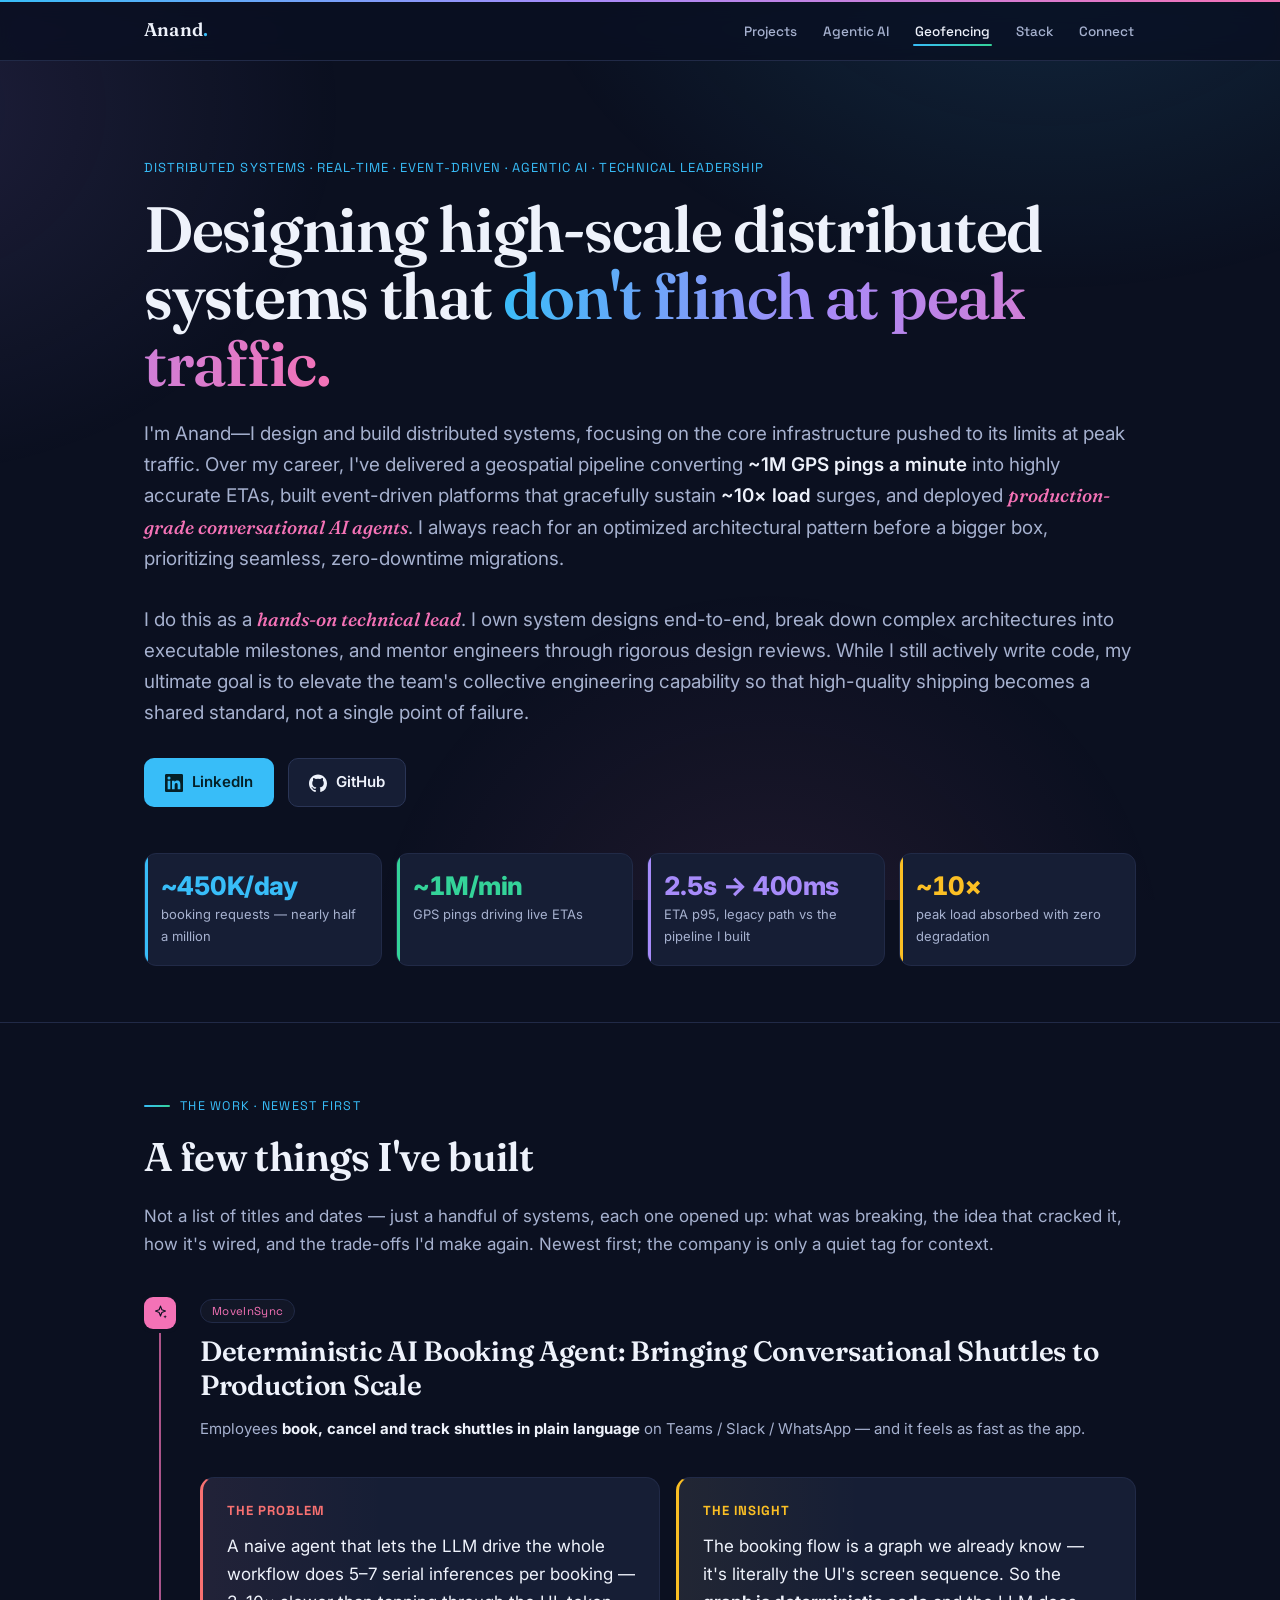
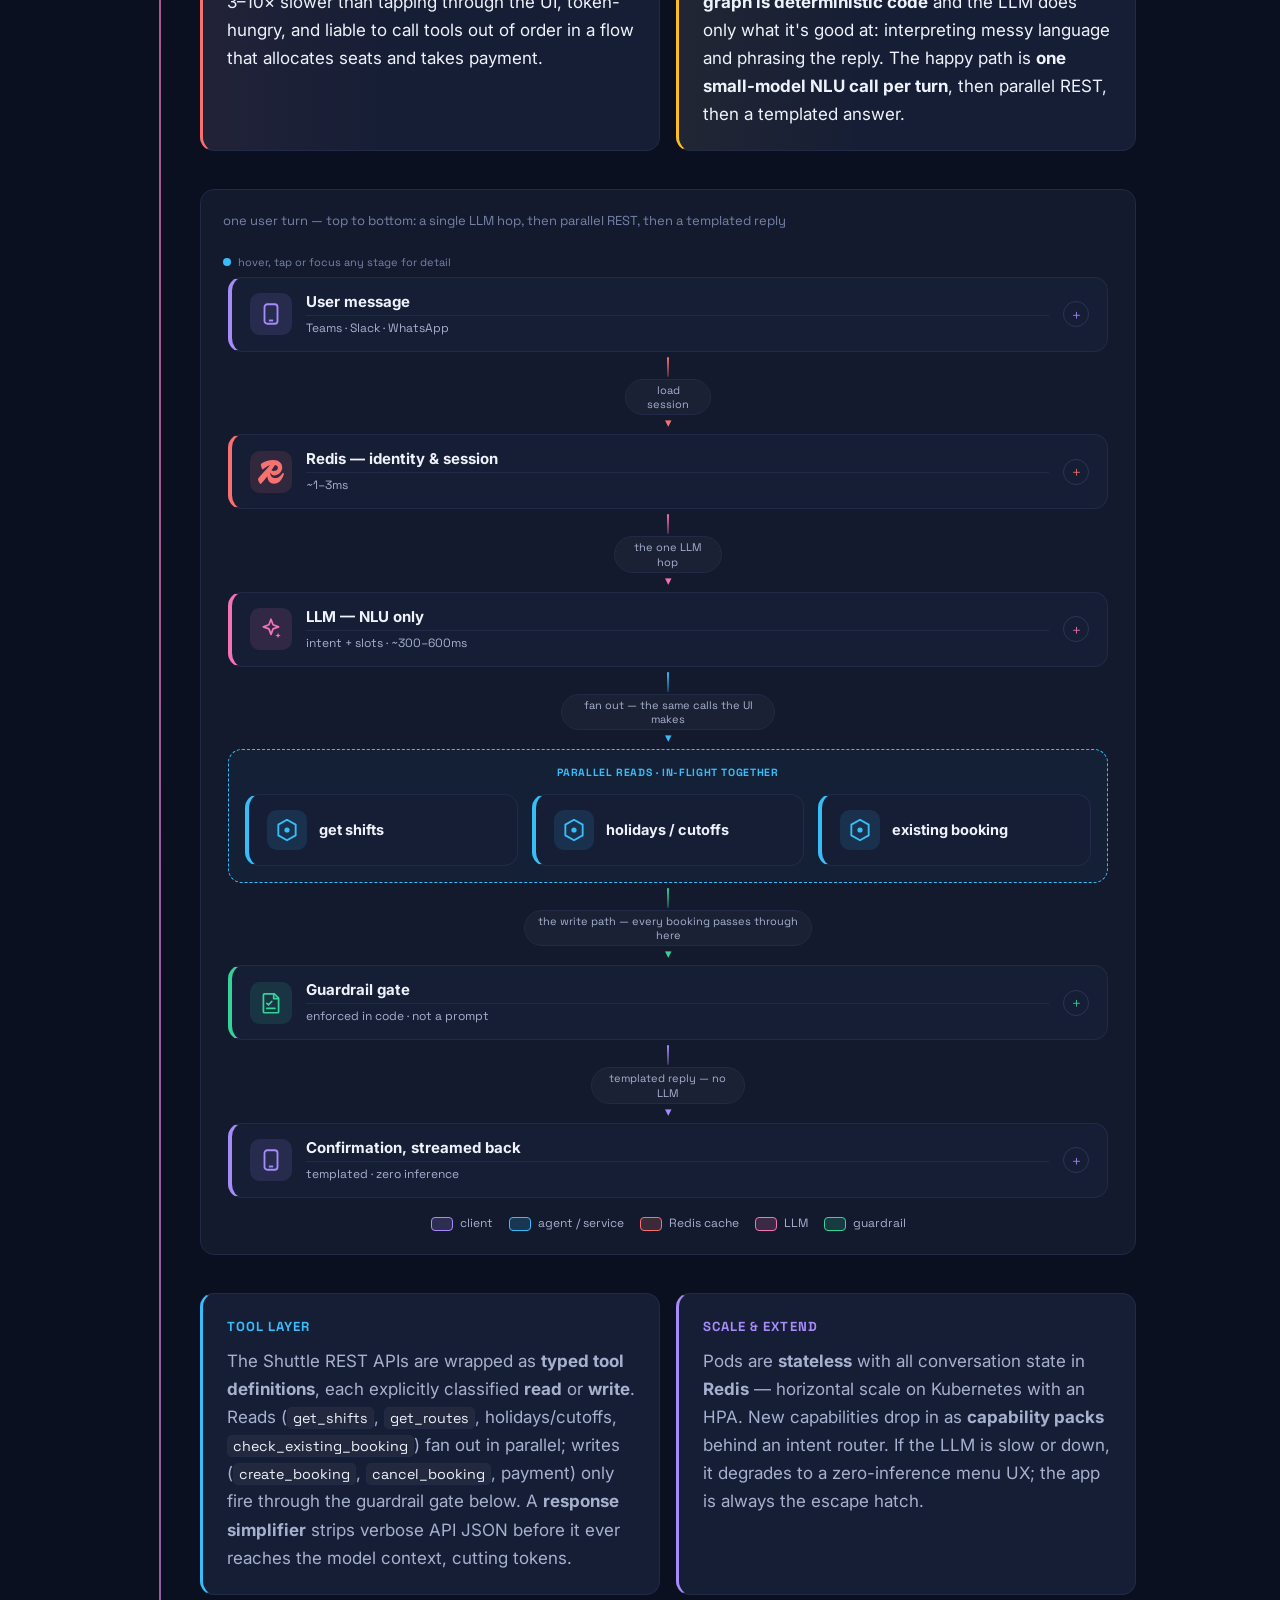
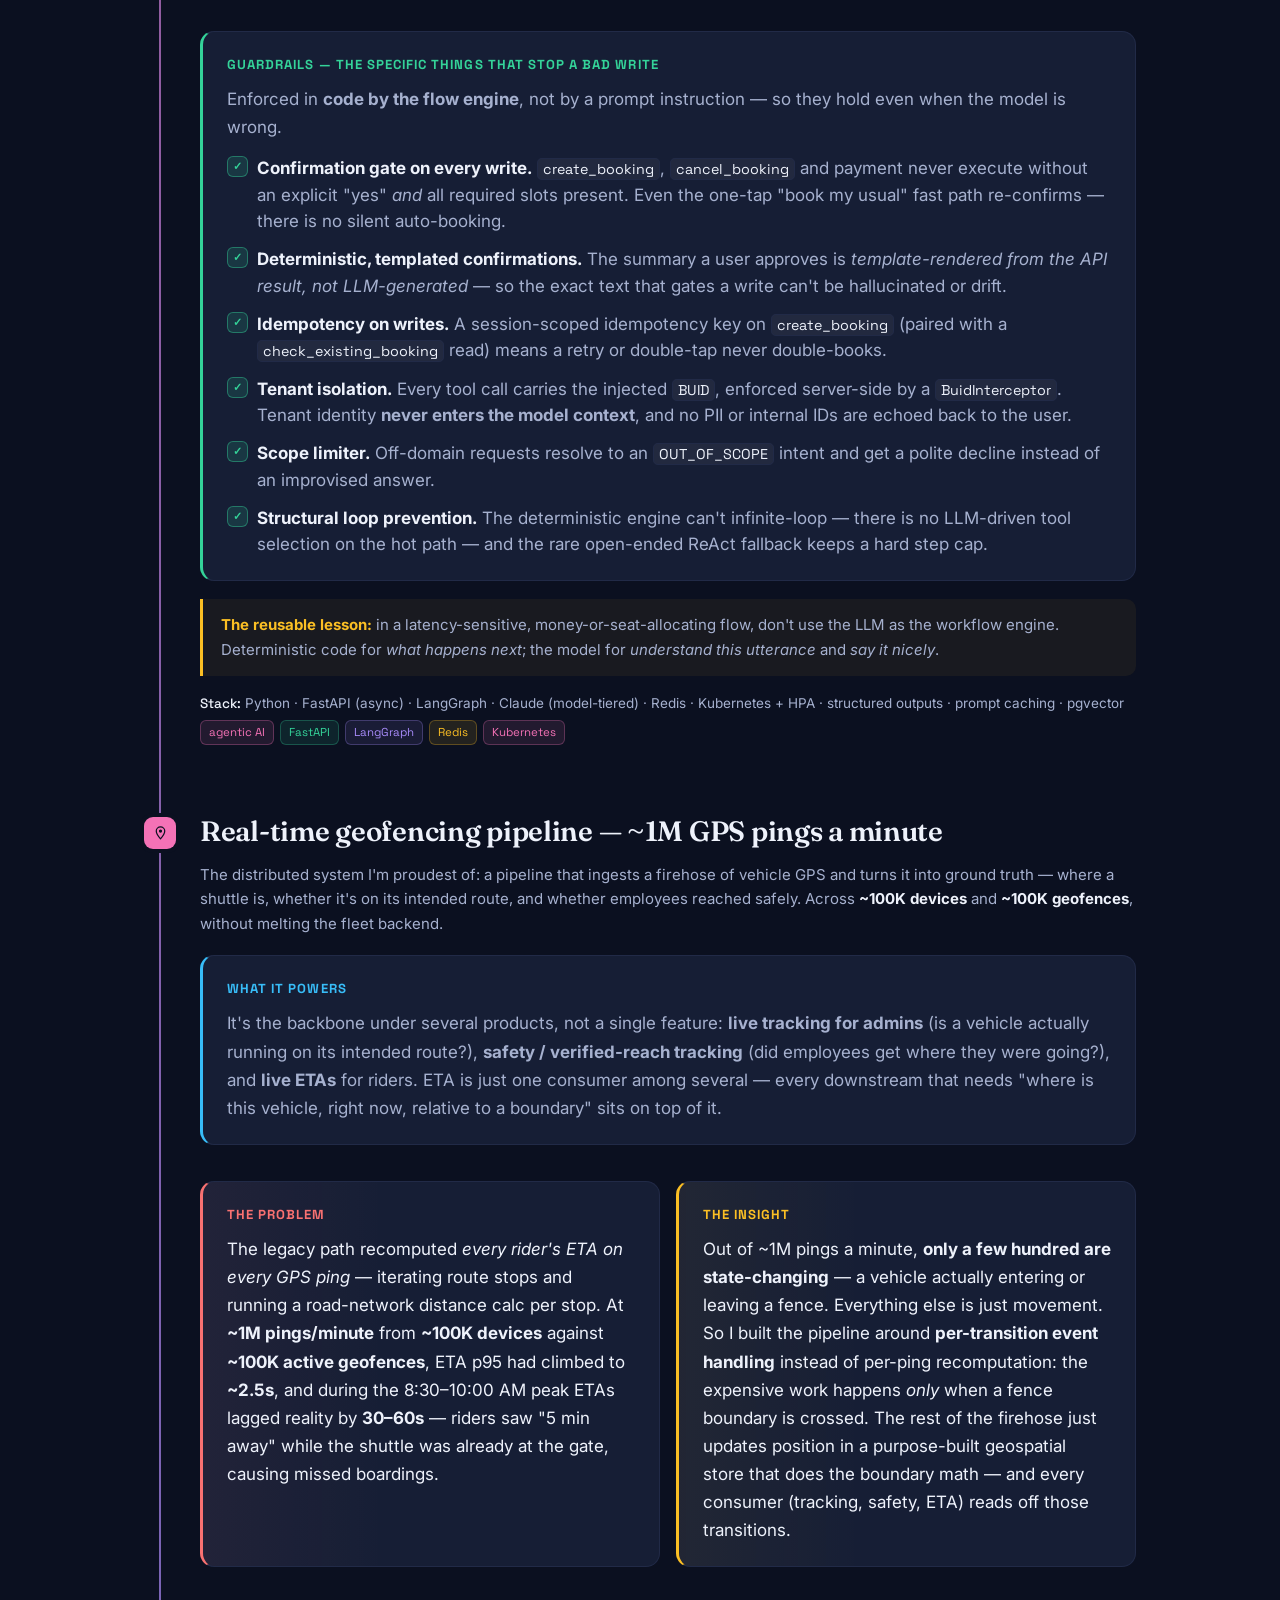
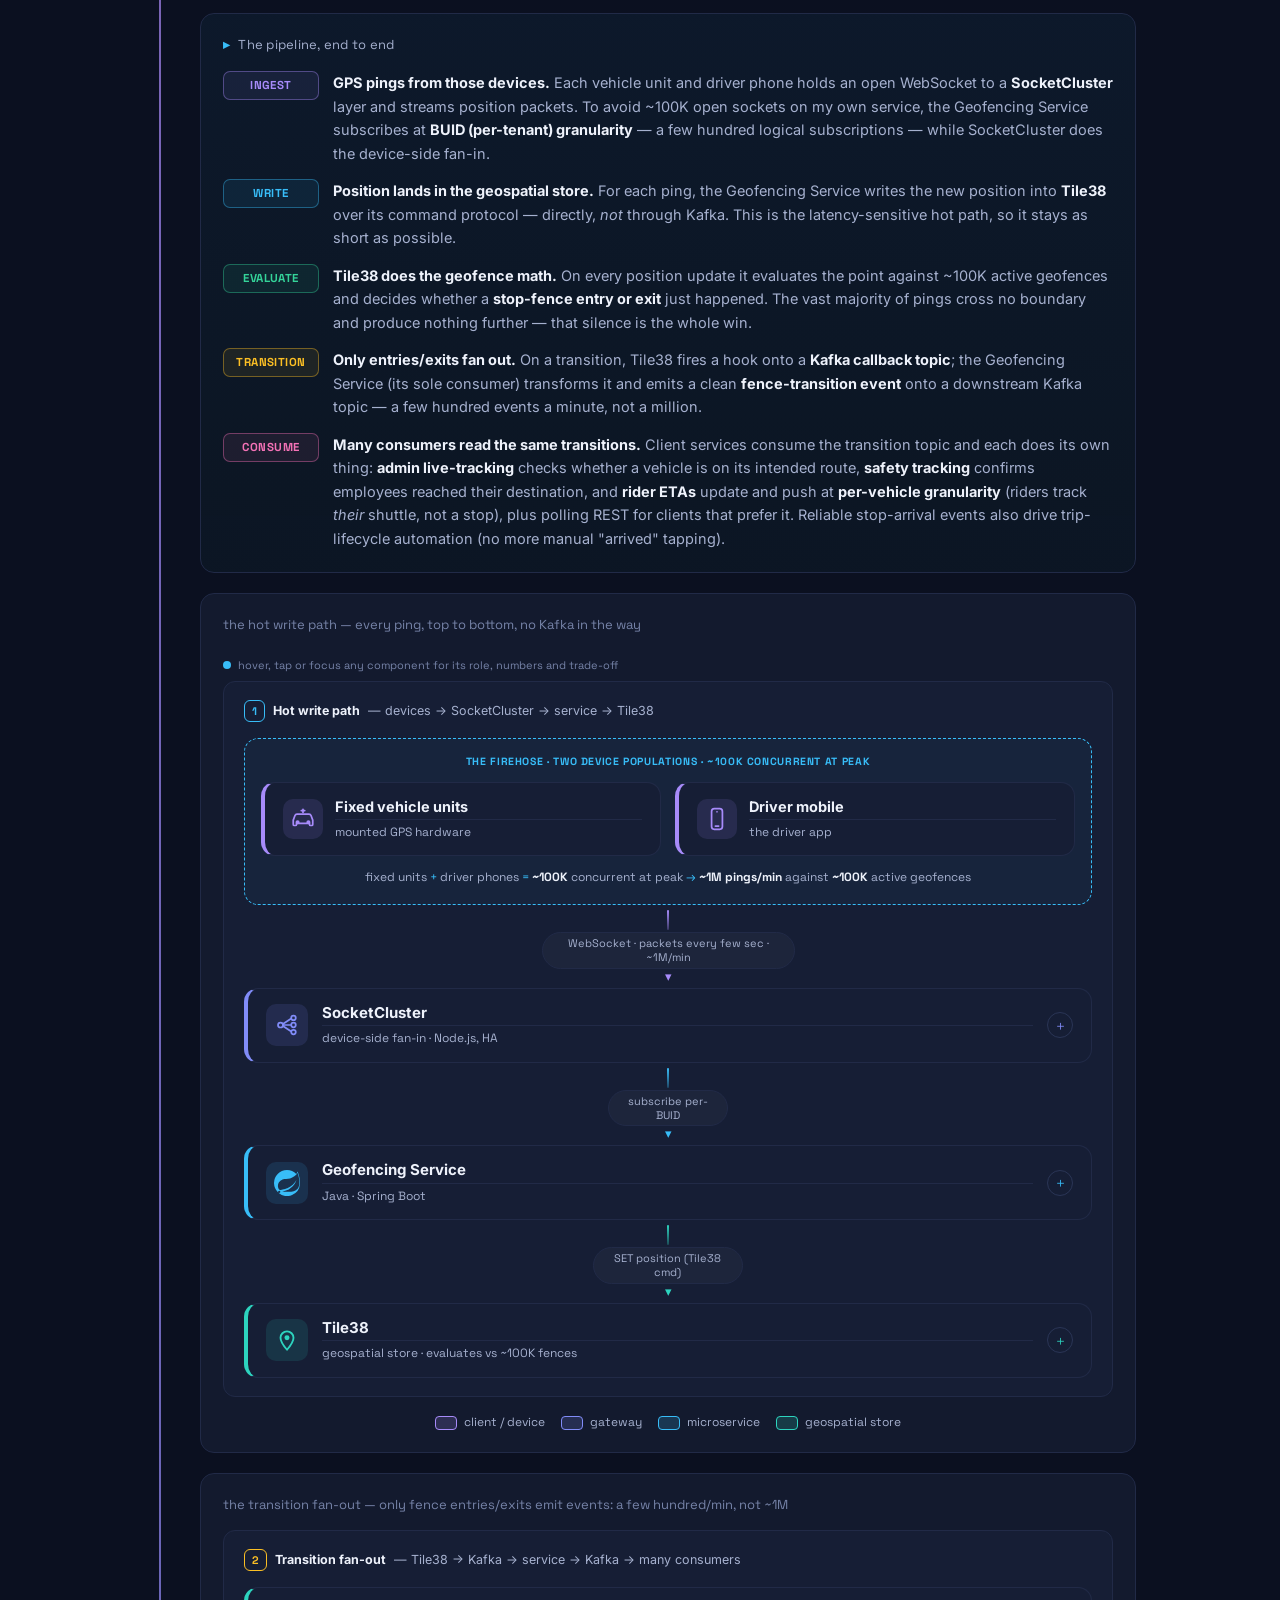
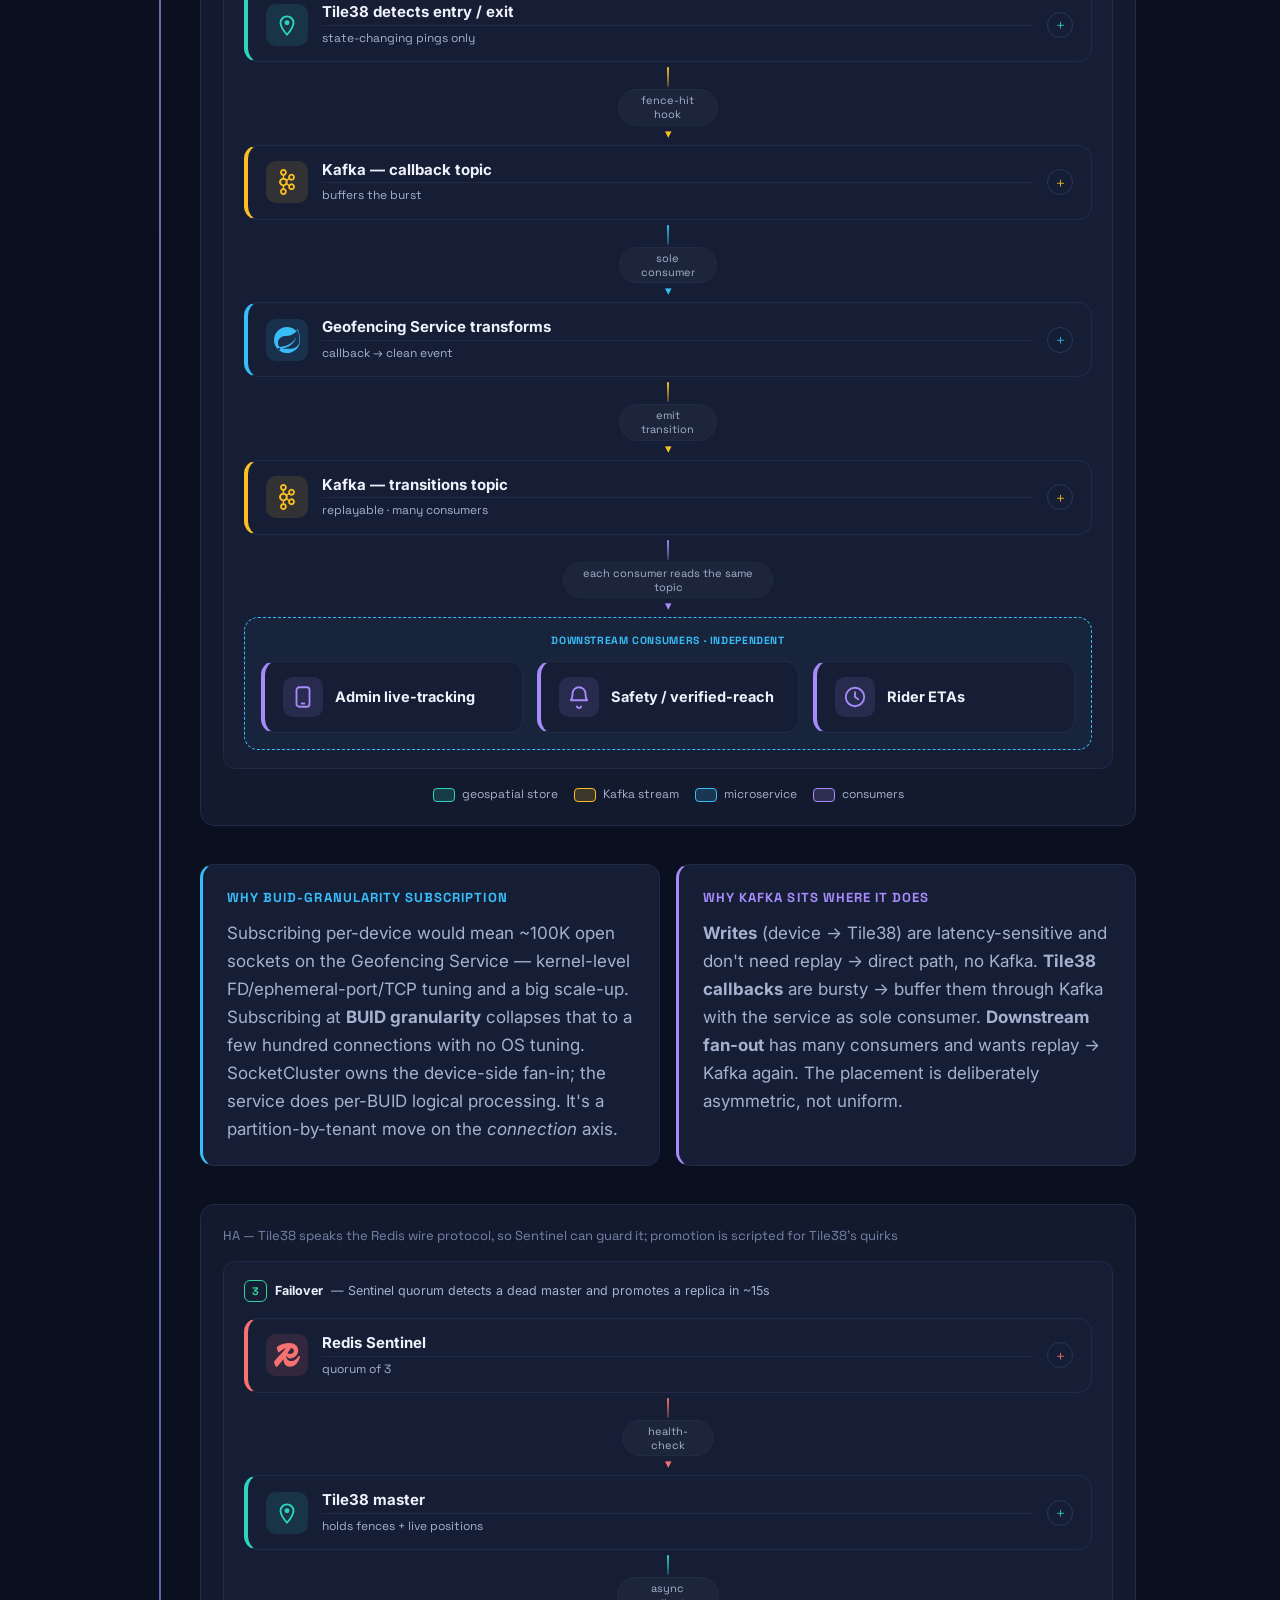
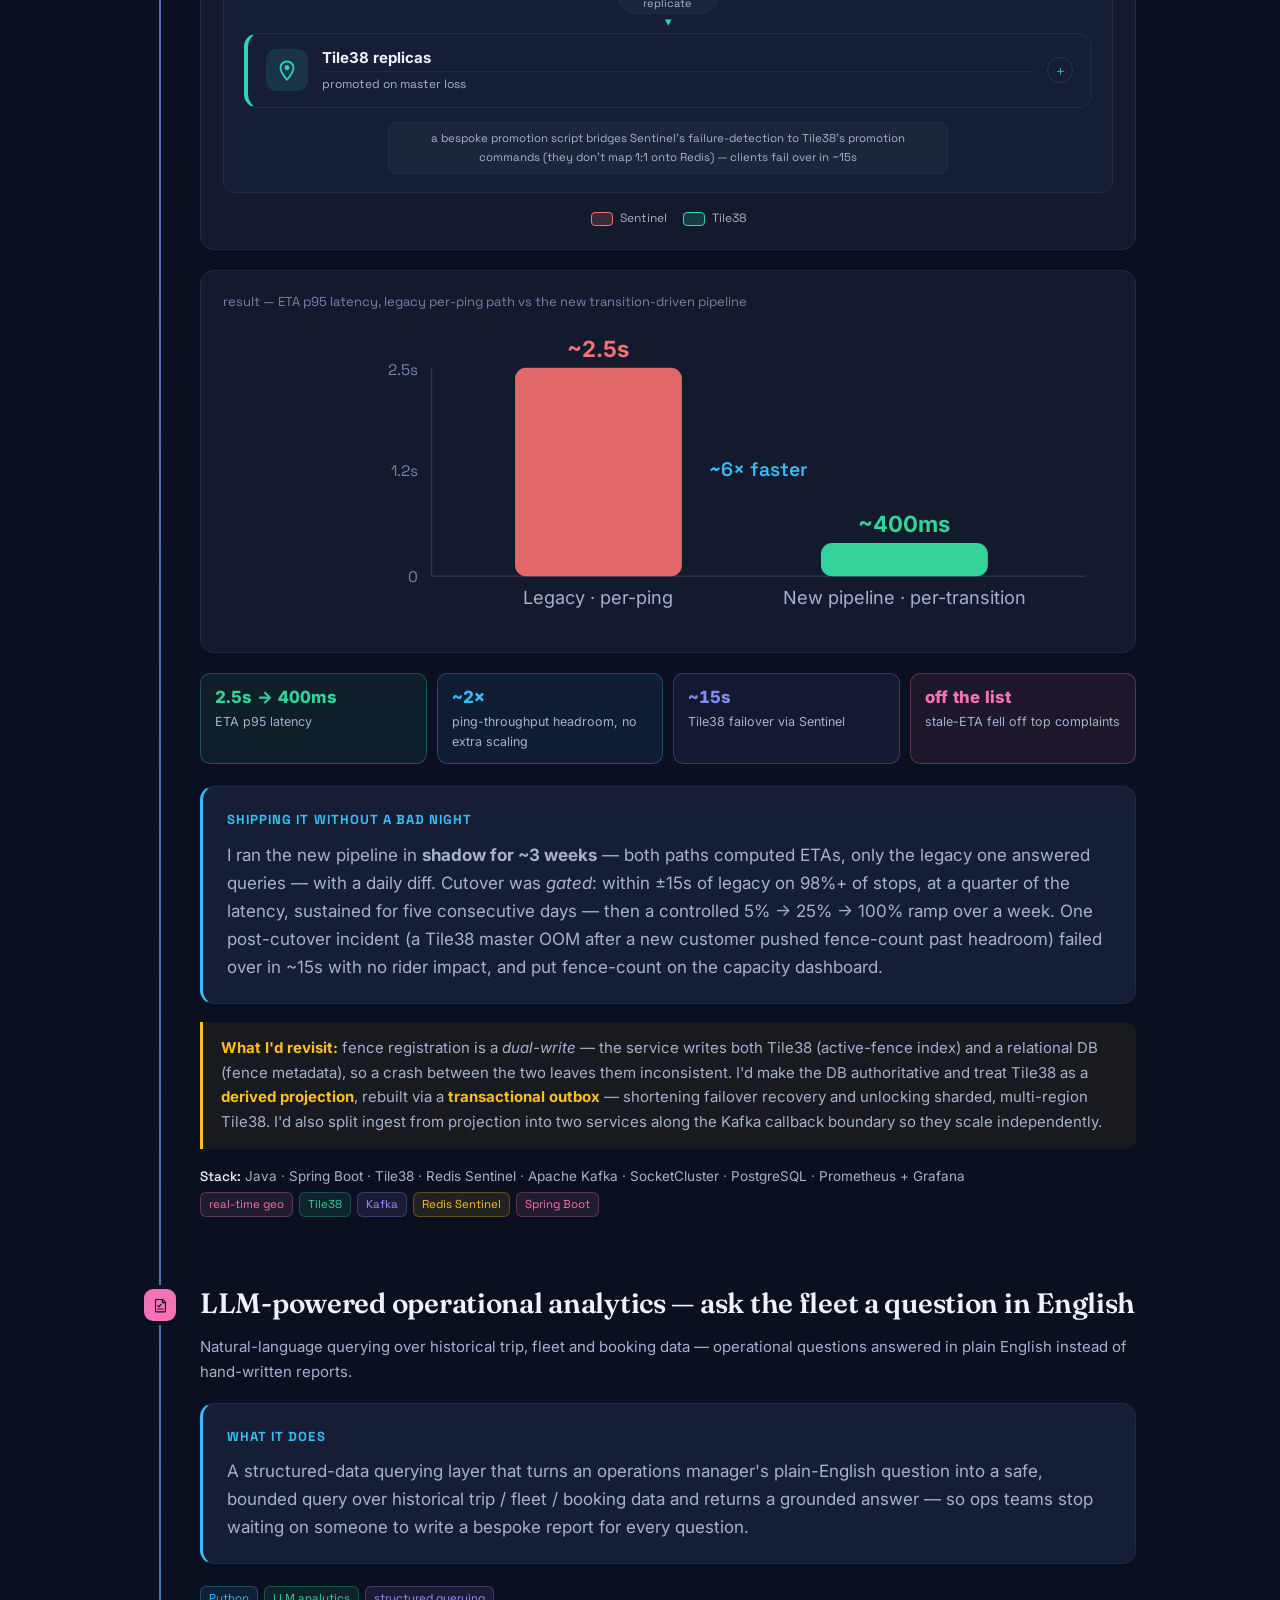
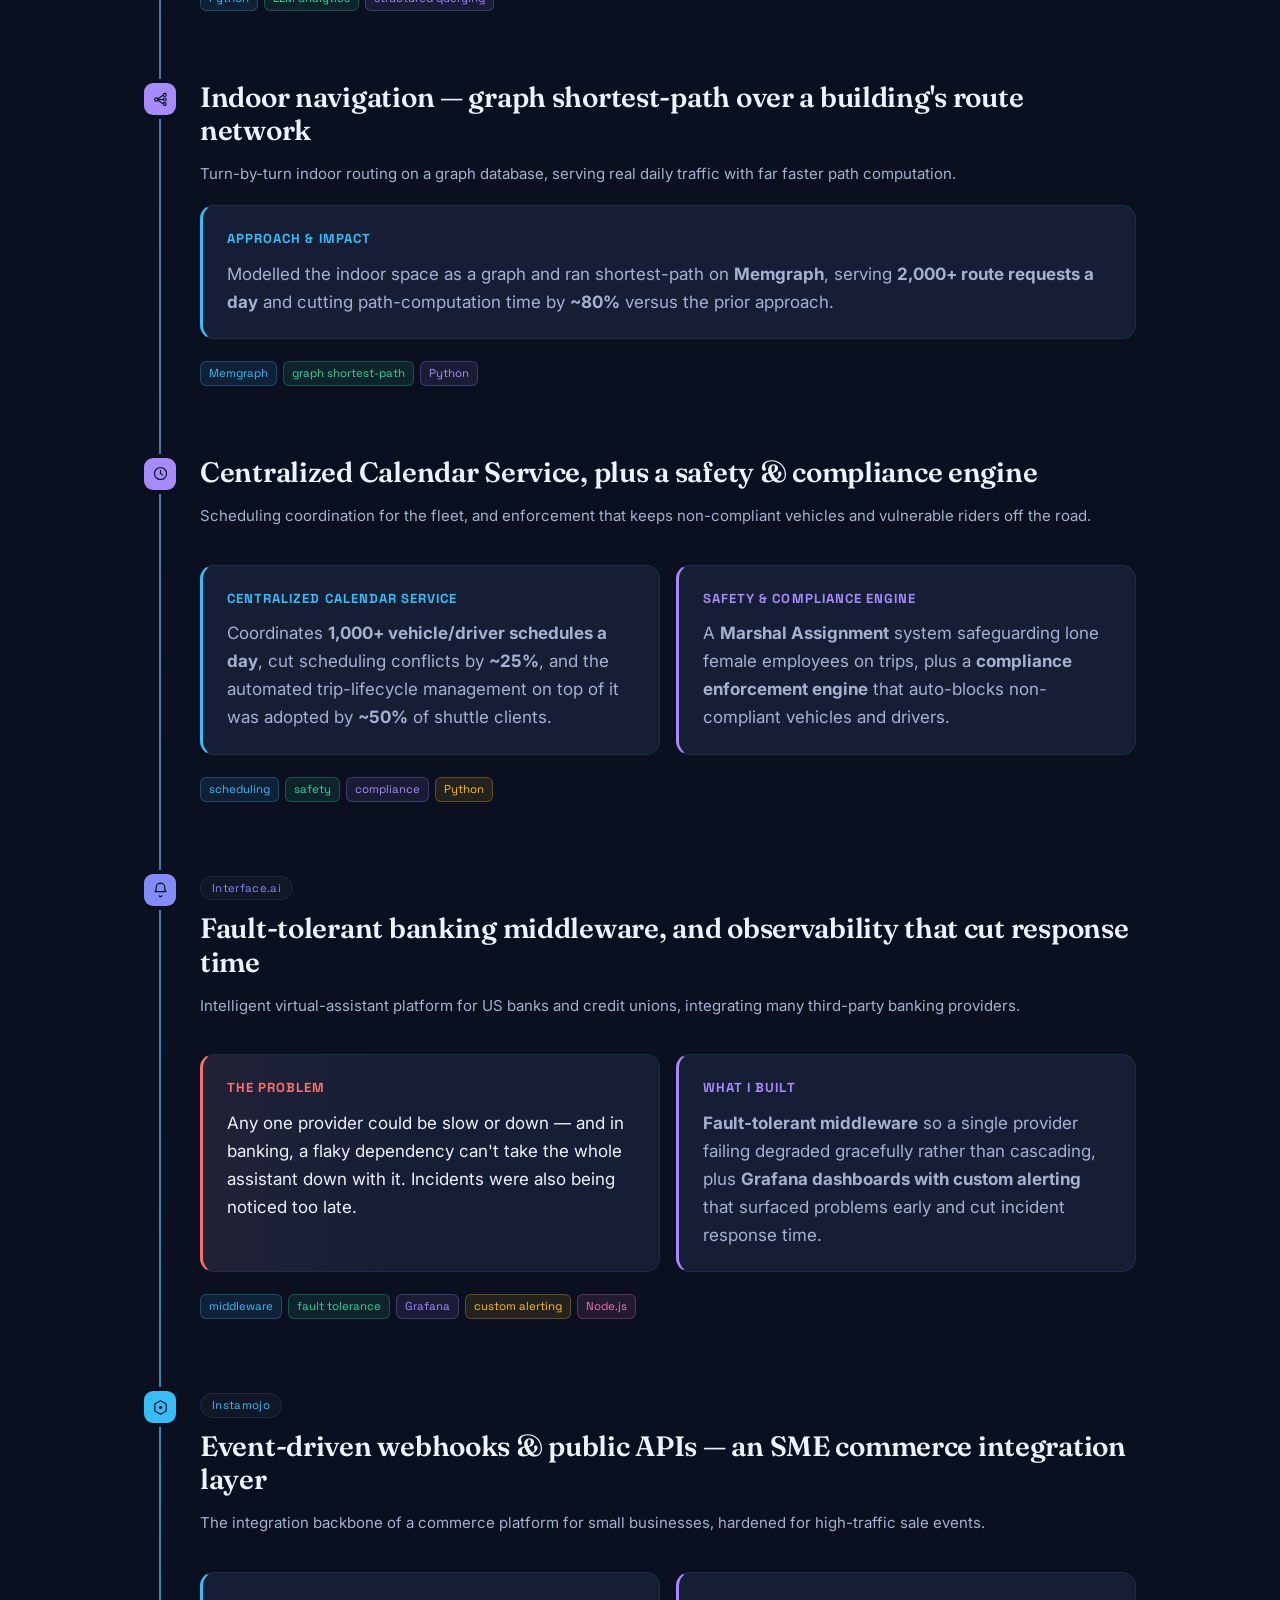
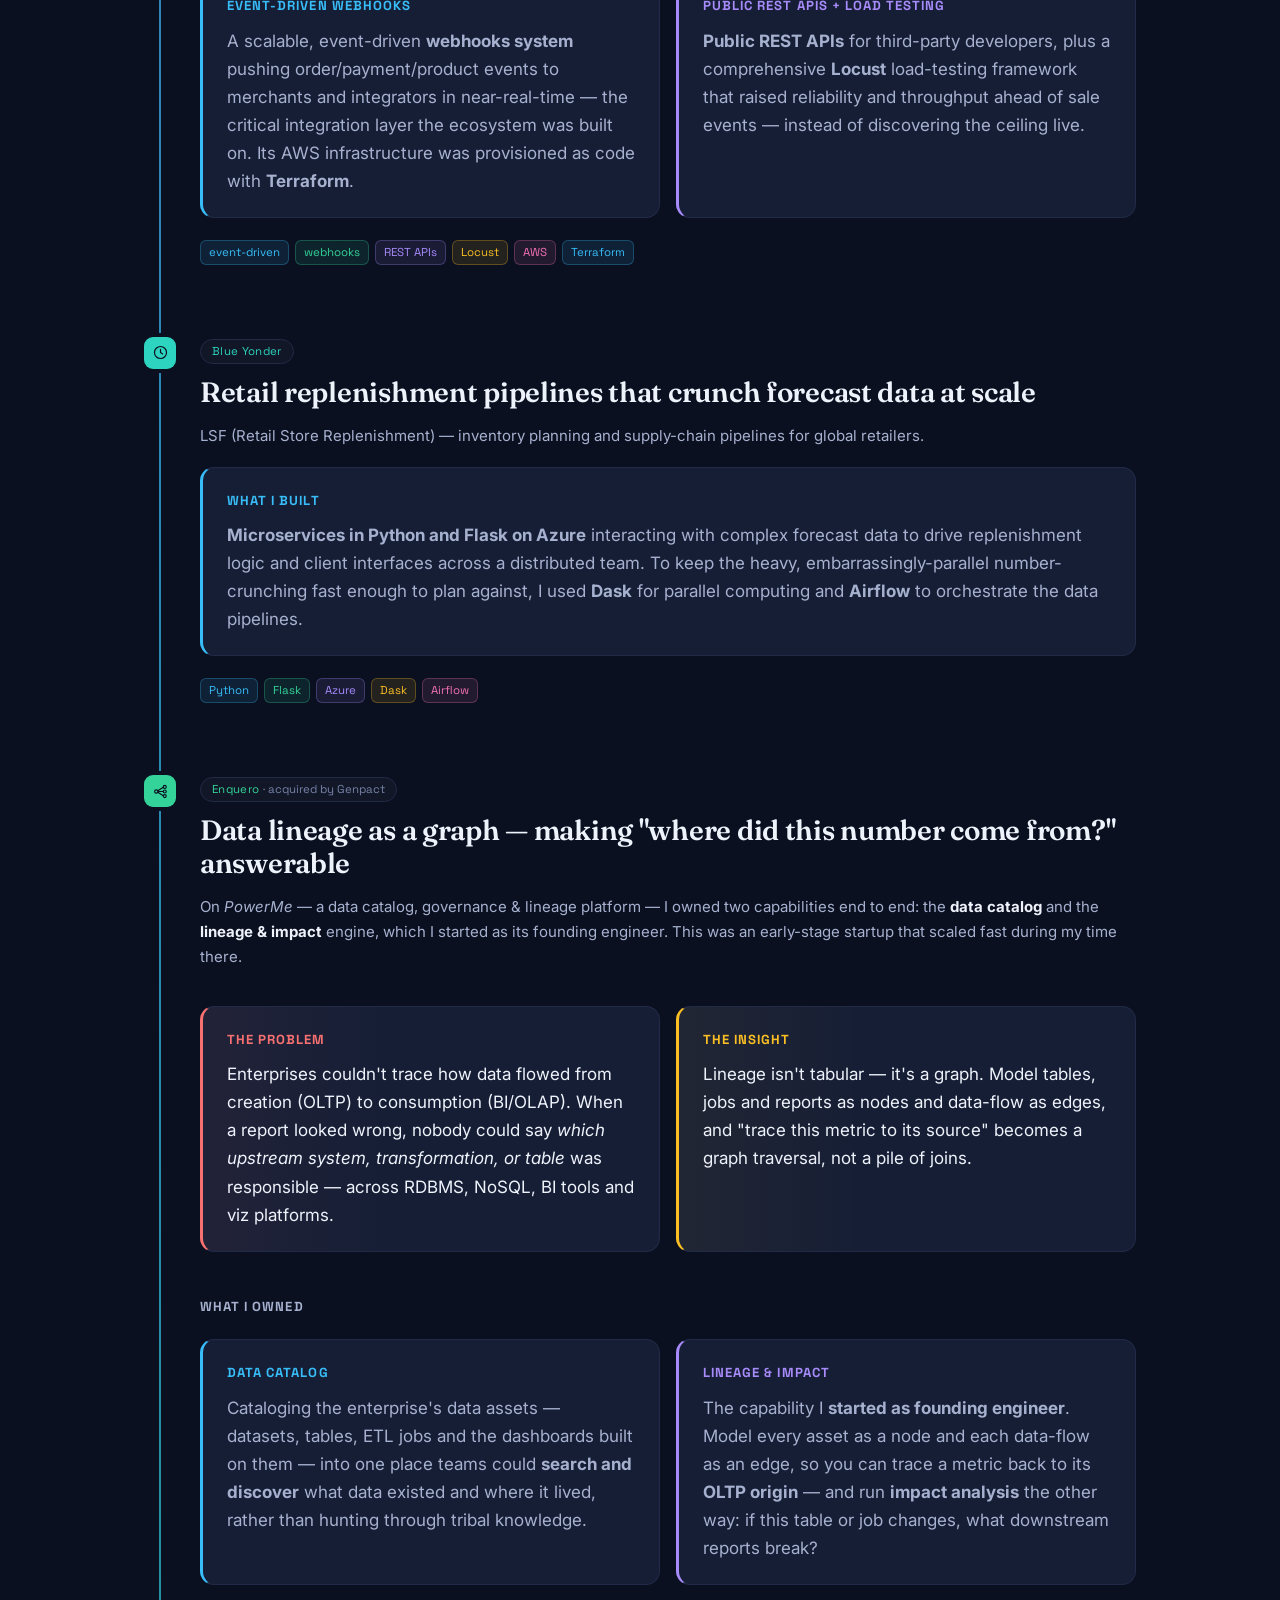
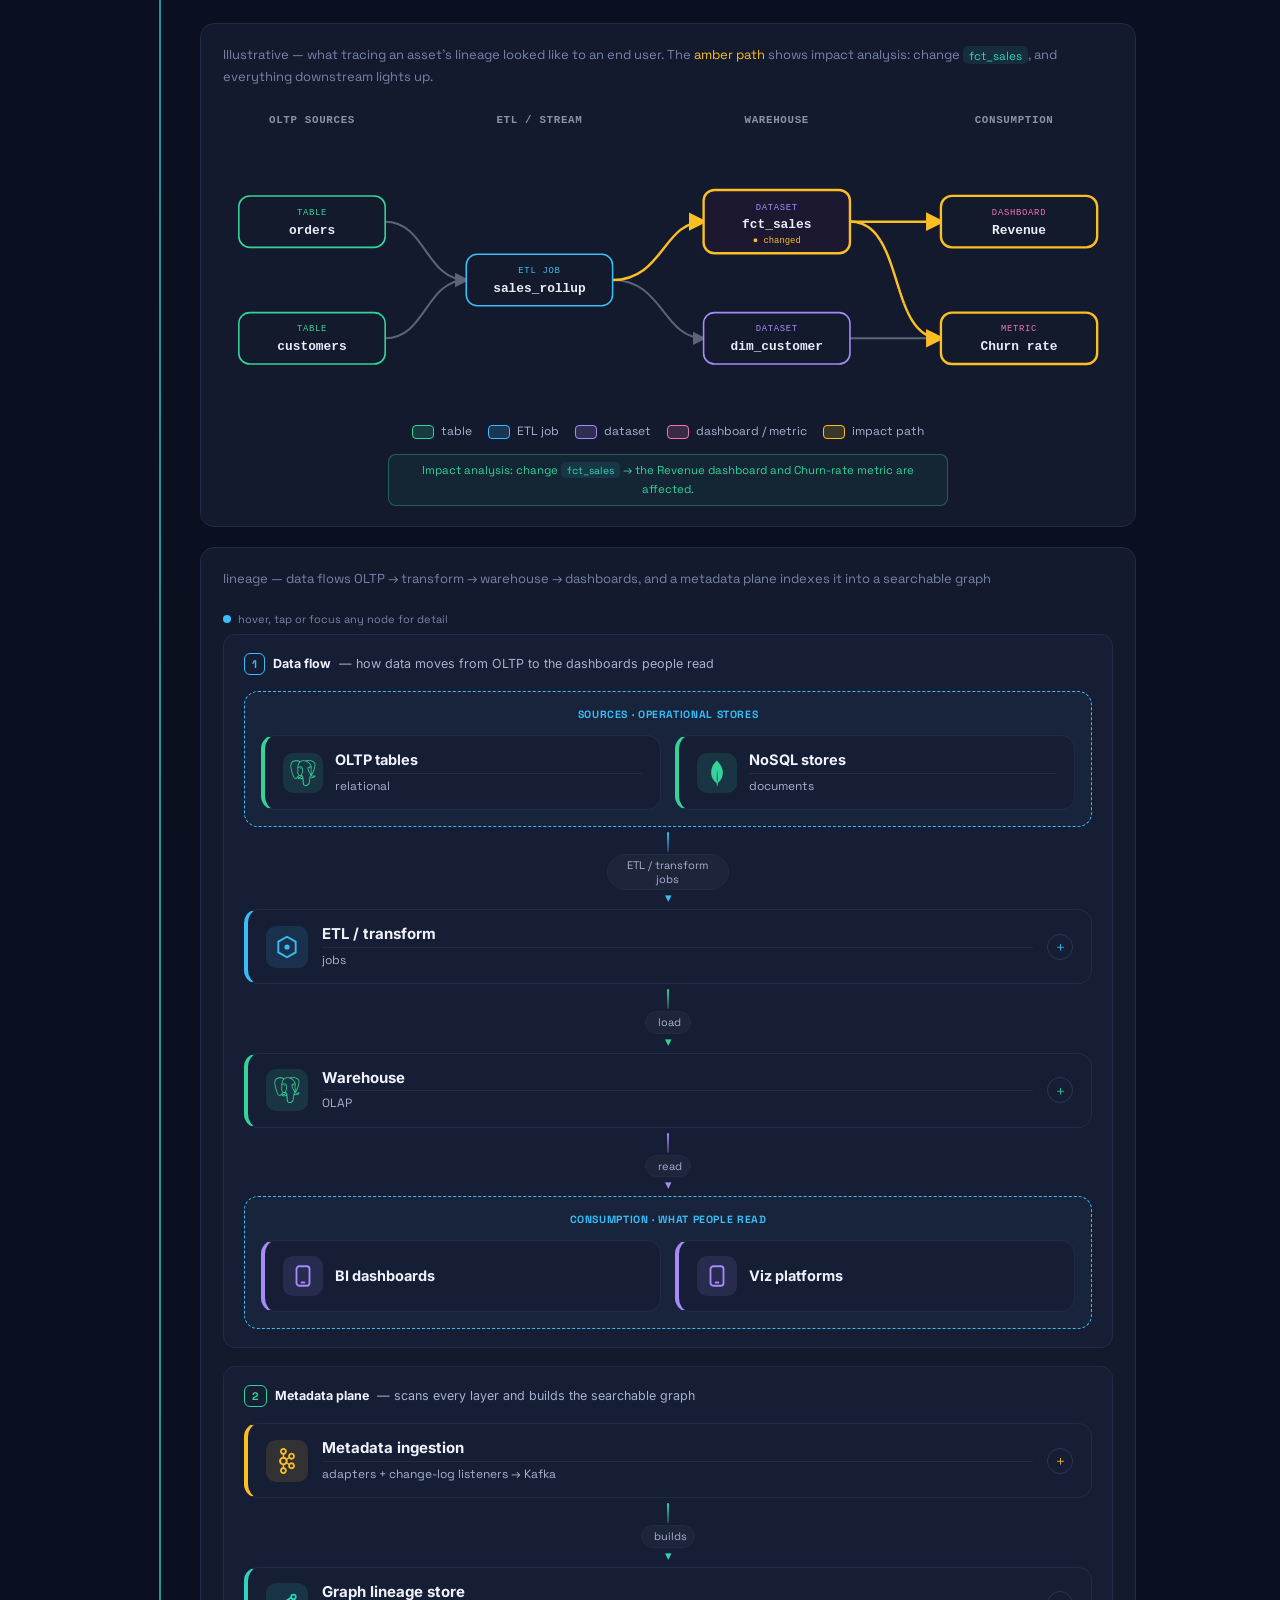
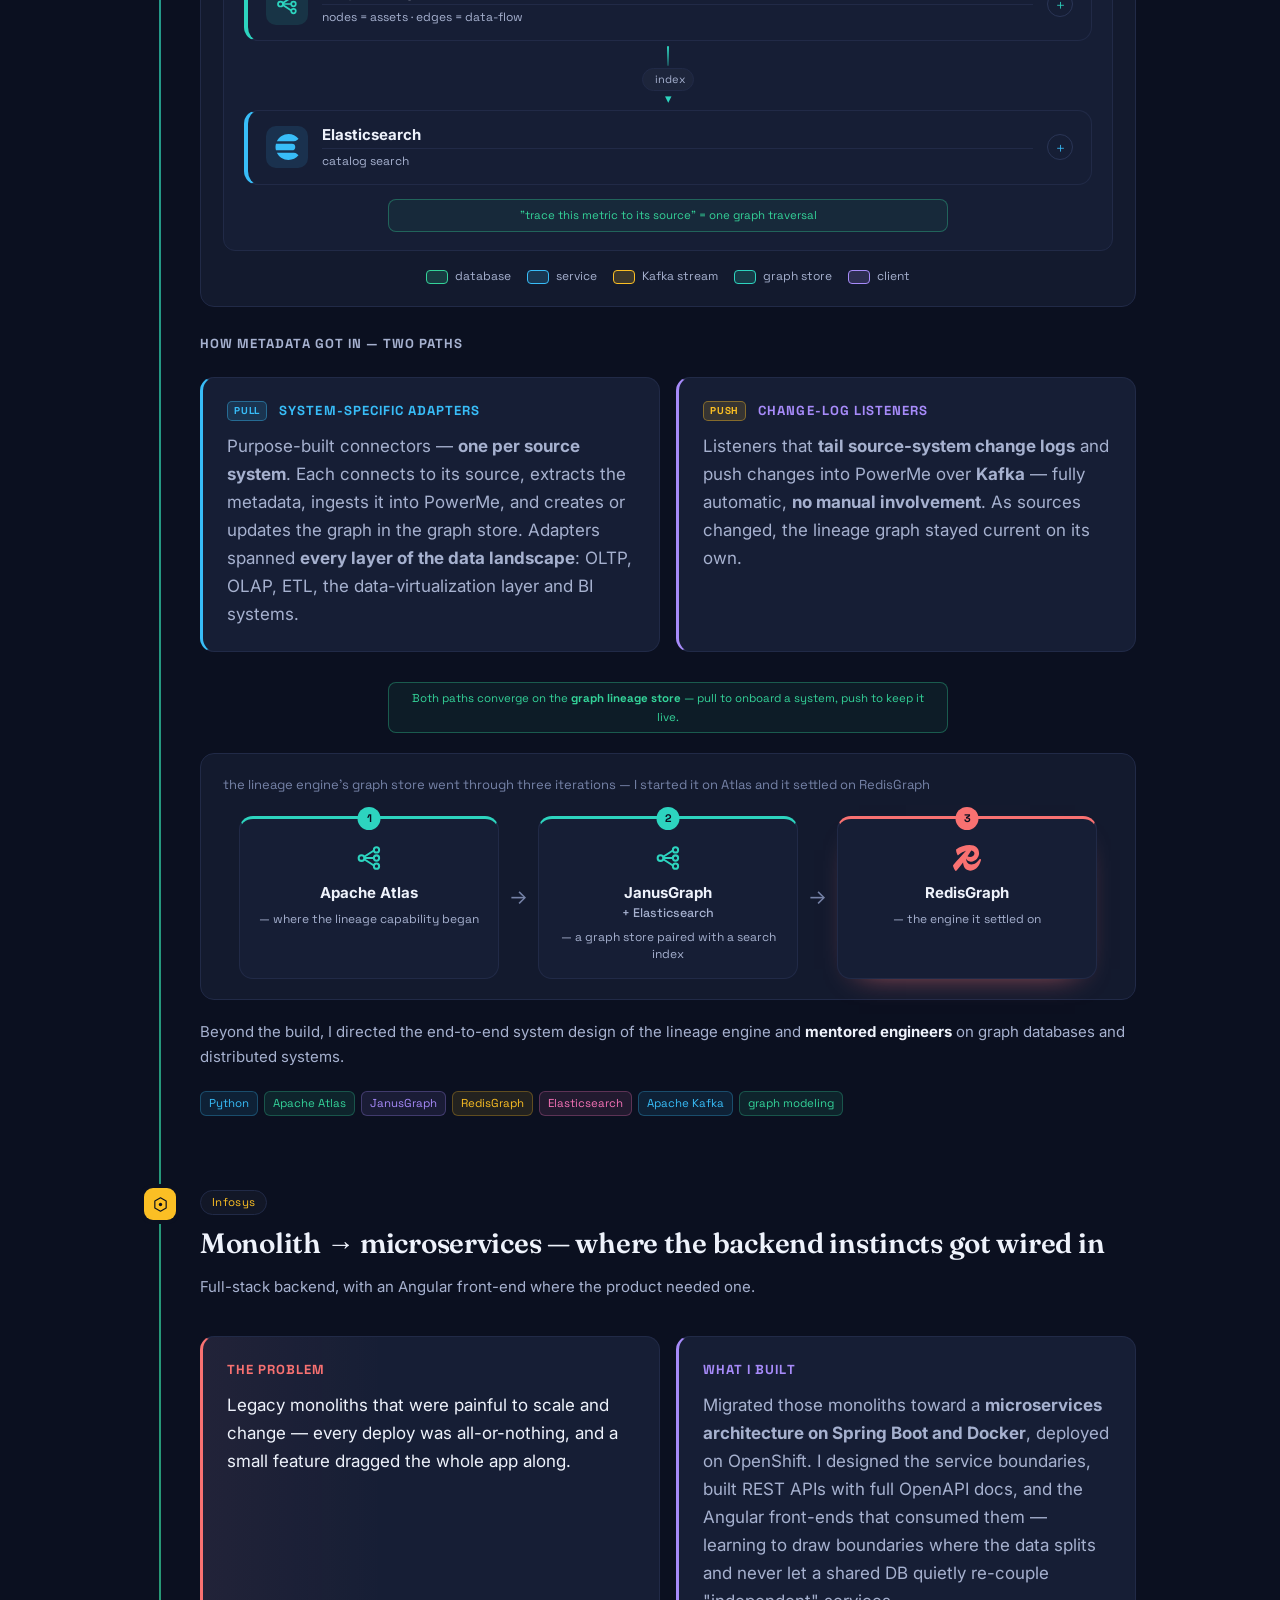
<file: index.html>
<!DOCTYPE html>
<!-- ============================================================
     THIS FILE IS GENERATED. Do not edit index.html by hand.
     Edit the partials in sections/*.html and run ./build.sh
     (a plain shell concat — no npm, no bundler). GitHub Pages then
     serves the committed index.html as-is, with no build step.
     See PROGRESS.md for the full structure + conventions.
     ============================================================ -->
<html lang="en" class="no-js">
<head>
  <meta charset="UTF-8" />
  <meta name="viewport" content="width=device-width, initial-scale=1.0" />
  <title>Anand — Distributed Systems Engineer</title>
  <meta name="description" content="Anand — I design and build distributed systems: real-time &amp; geospatial pipelines, event-driven architecture at scale, and agentic AI in production. A project-first look at what I've built." />
  <meta name="author" content="Anand" />

  <meta property="og:title" content="Anand — Distributed Systems Engineer" />
  <meta property="og:description" content="Real-time geospatial pipelines, event-driven platforms at scale, and agentic AI systems in production." />
  <meta property="og:type" content="website" />

  <!-- favicon: self-contained SVG monogram (no external host). A tiny inline
       data-URI SVG is the legacy fallback for engines that ignore the file ref. -->
  <link rel="icon" type="image/svg+xml" href="assets/favicon.svg" />
  <link rel="alternate icon" type="image/svg+xml" href="data:image/svg+xml,%3Csvg%20xmlns='http://www.w3.org/2000/svg'%20viewBox='0%200%2064%2064'%3E%3Crect%20width='64'%20height='64'%20rx='15'%20fill='%230b1020'/%3E%3Ctext%20x='32'%20y='44'%20font-family='Arial,sans-serif'%20font-size='34'%20font-weight='700'%20text-anchor='middle'%20fill='%2338bdf8'%3EAS%3C/text%3E%3C/svg%3E" />
  <meta name="theme-color" content="#0b1020" />

  <!-- perf: warm up the font CDN with no layout impact -->
  <link rel="preconnect" href="https://fonts.googleapis.com" />
  <link rel="preconnect" href="https://fonts.gstatic.com" crossorigin />
  <link href="https://fonts.googleapis.com/css2?family=Fraunces:opsz,wght@9..144,400;9..144,500;9..144,600&family=Inter:wght@400;500;600;700;800&family=Space+Grotesk:wght@400;500;600;700&display=swap" rel="stylesheet" />

  <!-- ?v=92f256f064 is a content-hash cache-buster stamped by build.sh so a
       browser can never serve a stale stylesheet after a CSS change. -->
  <link rel="stylesheet" href="assets/styles.css?v=92f256f064" />
  <link rel="stylesheet" href="assets/css/diagram.css?v=92f256f064" />

  <!-- module JS is self-contained; deferred so it never blocks first paint -->
  <script type="module" src="assets/js/main.js?v=92f256f064"></script>

  <!-- privacy-friendly, cookieless page-view counter (no PII, no consent banner) -->
  <script data-goatcounter="https://anandsomu.goatcounter.com/count"
          async src="//gc.zgo.at/count.js"></script>
</head>
<body>

  <!-- ===================== INLINE ICON LIBRARY =====================
       Generic node-type icons (client, gateway, service, geospatial store,
       spark/AI, clock) plus real BRAND logos (Postgres, Redis, Kafka, Docker,
       k8s, FastAPI, Elasticsearch…) — ALL inlined as SVG symbols below.
       Nothing hotlinks to a CDN, so nothing pops-in or is blocked by CSP. -->
  <svg width="0" height="0" style="position:absolute" aria-hidden="true" focusable="false">
    <defs>
      <symbol id="i-client" viewBox="0 0 24 24" fill="none" stroke="currentColor" stroke-width="1.7">
        <rect x="6" y="3" width="12" height="18" rx="2.5"/><line x1="10" y1="18" x2="14" y2="18"/>
      </symbol>
      <symbol id="i-svc" viewBox="0 0 24 24">
        <path d="M12 2.5 20 7v10l-8 4.5L4 17V7z" fill="none" stroke="currentColor" stroke-width="1.7" stroke-linejoin="round"/>
        <circle cx="12" cy="12" r="2.4" fill="currentColor"/>
      </symbol>
      <symbol id="i-gw" viewBox="0 0 24 24" fill="none" stroke="currentColor" stroke-width="1.6">
        <circle cx="6" cy="12" r="2.3"/><circle cx="18" cy="5.5" r="2.1"/><circle cx="18" cy="12" r="2.1"/><circle cx="18" cy="18.5" r="2.1"/>
        <path d="M8.2 11 15.9 6M8.3 12h7.6M8.2 13l7.7 5"/>
      </symbol>
      <symbol id="i-geo" viewBox="0 0 24 24">
        <path d="M12 21c4-4.5 6-7.8 6-11a6 6 0 1 0-12 0c0 3.2 2 6.5 6 11z" fill="none" stroke="currentColor" stroke-width="1.7" stroke-linejoin="round"/>
        <circle cx="12" cy="10" r="2.3" fill="currentColor"/>
      </symbol>
      <symbol id="i-ai" viewBox="0 0 24 24">
        <path d="M12 3l1.9 5.1L19 10l-5.1 1.9L12 17l-1.9-5.1L5 10l5.1-1.9z" fill="none" stroke="currentColor" stroke-width="1.6" stroke-linejoin="round"/>
        <path d="M18.5 15.5l.7 1.8 1.8.7-1.8.7-.7 1.8-.7-1.8L16 18l1.8-.7z" fill="currentColor"/>
      </symbol>
      <symbol id="i-clock" viewBox="0 0 24 24" fill="none" stroke="currentColor" stroke-width="1.7">
        <circle cx="12" cy="12" r="8.5"/><path d="M12 7.5V12l3 2" stroke-linecap="round"/>
      </symbol>
      <symbol id="i-bell" viewBox="0 0 24 24" fill="none" stroke="currentColor" stroke-width="1.7">
        <path d="M6 9a6 6 0 0 1 12 0c0 5 2 6 2 6H4s2-1 2-6"/><path d="M10 20a2 2 0 0 0 4 0"/>
      </symbol>
      <!-- device populations for the geofencing ping source -->
      <symbol id="i-vehicle" viewBox="0 0 24 24" fill="none" stroke="currentColor" stroke-width="1.6">
        <path d="M3 13l1.6-4.2A2 2 0 0 1 6.5 7.5h11a2 2 0 0 1 1.9 1.3L21 13v4a1 1 0 0 1-1 1h-1a1 1 0 0 1-1-1v-1H6v1a1 1 0 0 1-1 1H4a1 1 0 0 1-1-1z" stroke-linejoin="round"/>
        <circle cx="7" cy="15" r="1.1" fill="currentColor"/><circle cx="17" cy="15" r="1.1" fill="currentColor"/>
        <path d="M12 3v3M10.4 4.2h3.2" stroke-linecap="round"/>
      </symbol>
      <symbol id="i-phone" viewBox="0 0 24 24" fill="none" stroke="currentColor" stroke-width="1.6">
        <rect x="7" y="2.5" width="10" height="19" rx="2.5"/><line x1="10.5" y1="18.5" x2="13.5" y2="18.5" stroke-linecap="round"/>
        <path d="M12 5.3v.01" stroke-linecap="round"/>
      </symbol>
      <!-- Leadership / mentorship generic glyphs (lead, mentor, review) -->
      <symbol id="i-lead" viewBox="0 0 24 24" fill="none" stroke="currentColor" stroke-width="1.6" stroke-linejoin="round" stroke-linecap="round">
        <path d="M6 21V4l10 2.6-3 2.4 3 2.4L6 14"/>
        <circle cx="6" cy="3.2" r="1.6"/>
      </symbol>
      <symbol id="i-mentor" viewBox="0 0 24 24" fill="none" stroke="currentColor" stroke-width="1.6" stroke-linecap="round" stroke-linejoin="round">
        <circle cx="9" cy="8" r="3"/>
        <path d="M3.5 20v-1.2A4.3 4.3 0 0 1 7.8 14.5h2.4A4.3 4.3 0 0 1 14.5 18.8V20"/>
        <circle cx="17.5" cy="6.5" r="2.1"/>
        <path d="M14.7 13.4a3.3 3.3 0 0 1 3-1.9h.1a3.3 3.3 0 0 1 3.3 3.3V15"/>
      </symbol>
      <symbol id="i-review" viewBox="0 0 24 24" fill="none" stroke="currentColor" stroke-width="1.6" stroke-linecap="round" stroke-linejoin="round">
        <path d="M6 3.5h9l4 4V20a1 1 0 0 1-1 1H6a1 1 0 0 1-1-1V4.5a1 1 0 0 1 1-1z"/>
        <path d="M14.5 3.5V8h4"/>
        <path d="M8.2 12.3l1.5 1.5 3-3.2"/>
        <line x1="8.2" y1="17" x2="15.6" y2="17"/>
      </symbol>

      <!-- Brand logos, inlined from simple-icons (Apache-2.0/CC0) so nothing hotlinks or pops-in.
           Rendered as currentColor symbols; each usage tints via CSS. AWS/Azure/Oracle use
           neutral glyphs since simple-icons no longer ships those trademarks. -->
      <symbol id="b-python" viewBox="0 0 24 24"><path d="M14.25.18l.9.2.73.26.59.3.45.32.34.34.25.34.16.33.1.3.04.26.02.2-.01.13V8.5l-.05.63-.13.55-.21.46-.26.38-.3.31-.33.25-.35.19-.35.14-.33.1-.3.07-.26.04-.21.02H8.77l-.69.05-.59.14-.5.22-.41.27-.33.32-.27.35-.2.36-.15.37-.1.35-.07.32-.04.27-.02.21v3.06H3.17l-.21-.03-.28-.07-.32-.12-.35-.18-.36-.26-.36-.36-.35-.46-.32-.59-.28-.73-.21-.88-.14-1.05-.05-1.23.06-1.22.16-1.04.24-.87.32-.71.36-.57.4-.44.42-.33.42-.24.4-.16.36-.1.32-.05.24-.01h.16l.06.01h8.16v-.83H6.18l-.01-2.75-.02-.37.05-.34.11-.31.17-.28.25-.26.31-.23.38-.2.44-.18.51-.15.58-.12.64-.1.71-.06.77-.04.84-.02 1.27.05zm-6.3 1.98l-.23.33-.08.41.08.41.23.34.33.22.41.09.41-.09.33-.22.23-.34.08-.41-.08-.41-.23-.33-.33-.22-.41-.09-.41.09zm13.09 3.95l.28.06.32.12.35.18.36.27.36.35.35.47.32.59.28.73.21.88.14 1.04.05 1.23-.06 1.23-.16 1.04-.24.86-.32.71-.36.57-.4.45-.42.33-.42.24-.4.16-.36.09-.32.05-.24.02-.16-.01h-8.22v.82h5.84l.01 2.76.02.36-.05.34-.11.31-.17.29-.25.25-.31.24-.38.2-.44.17-.51.15-.58.13-.64.09-.71.07-.77.04-.84.01-1.27-.04-1.07-.14-.9-.2-.73-.25-.59-.3-.45-.33-.34-.34-.25-.34-.16-.33-.1-.3-.04-.25-.02-.2.01-.13v-5.34l.05-.64.13-.54.21-.46.26-.38.3-.32.33-.24.35-.2.35-.14.33-.1.3-.06.26-.04.21-.02.13-.01h5.84l.69-.05.59-.14.5-.21.41-.28.33-.32.27-.35.2-.36.15-.36.1-.35.07-.32.04-.28.02-.21V6.07h2.09l.14.01zm-6.47 14.25l-.23.33-.08.41.08.41.23.33.33.23.41.08.41-.08.33-.23.23-.33.08-.41-.08-.41-.23-.33-.33-.23-.41-.08-.41.08z"/></symbol>
      <symbol id="b-django" viewBox="0 0 24 24"><path d="M11.146 0h3.924v18.166c-2.013.382-3.491.535-5.096.535-4.791 0-7.288-2.166-7.288-6.32 0-4.002 2.65-6.6 6.753-6.6.637 0 1.121.05 1.707.203zm0 9.143a3.894 3.894 0 00-1.325-.204c-1.988 0-3.134 1.223-3.134 3.365 0 2.09 1.096 3.236 3.109 3.236.433 0 .79-.025 1.35-.102V9.142zM21.314 6.06v9.098c0 3.134-.229 4.638-.917 5.937-.637 1.249-1.478 2.039-3.211 2.905l-3.644-1.733c1.733-.815 2.574-1.53 3.109-2.625.561-1.121.739-2.421.739-5.835V6.059h3.924zM17.39.021h3.924v4.026H17.39z"/></symbol>
      <symbol id="b-fastapi" viewBox="0 0 24 24"><path d="M12 .0387C5.3729.0384.0003 5.3931 0 11.9988c-.001 6.6066 5.372 11.9628 12 11.9625 6.628.0003 12.001-5.3559 12-11.9625-.0003-6.6057-5.3729-11.9604-12-11.96m-.829 5.4153h7.55l-7.5805 5.3284h5.1828L5.279 18.5436q2.9466-6.5444 5.892-13.0896"/></symbol>
      <symbol id="b-flask" viewBox="0 0 24 24"><path d="M10.773 2.878c-.013 1.434.322 4.624.445 5.734l-8.558 3.83c-.56-.959-.98-2.304-1.237-3.38l-.06.027c-.205.09-.406.053-.494-.088l-.011-.018-.82-1.506c-.058-.105-.05-.252.024-.392a.78.78 0 0 1 .358-.331l9.824-4.207c.146-.064.299-.063.4.004.106.062.127.128.13.327Zm.68 7c.523 1.97.675 2.412.832 2.818l-7.263 3.7a19.35 19.35 0 0 1-1.81-2.83l8.24-3.689Zm12.432 8.786h.003c.283.402-.047.657-.153.698l-.947.37c.037.125.035.319-.217.414l-.736.287c-.229.09-.398-.059-.42-.2l-.025-.125c-4.427 1.784-7.94 1.685-10.696.647-1.981-.745-3.576-1.983-4.846-3.379l6.948-3.54c.721 1.431 1.586 2.454 2.509 3.178 2.086 1.638 4.415 1.712 5.793 1.563l-.047-.233c-.015-.077.007-.135.086-.165l.734-.288a.302.302 0 0 1 .342.086l.748-.288a.306.306 0 0 1 .341.086l.583.89Z"/></symbol>
      <symbol id="b-spring" viewBox="0 0 24 24"><path d="M21.8537 1.4158a10.4504 10.4504 0 0 1-1.284 2.2471A11.9666 11.9666 0 1 0 3.8518 20.7757l.4445.3951a11.9543 11.9543 0 0 0 19.6316-8.2971c.3457-3.0126-.568-6.8649-2.0743-11.458zM5.5805 20.8745a1.0174 1.0174 0 1 1-.1482-1.4323 1.0396 1.0396 0 0 1 .1482 1.4323zm16.1991-3.5806c-2.9385 3.9263-9.2601 2.5928-13.2852 2.7904 0 0-.7161.0494-1.4323.1481 0 0 .2717-.1234.6174-.2469 2.8398-.9877 4.1732-1.1853 5.9018-2.0743 3.2349-1.6545 6.4698-5.2844 7.1118-9.0379-1.2347 3.6053-4.9881 6.7167-8.3959 7.9761-2.3459.8643-6.5685 1.7039-6.5685 1.7039l-.1729-.0988c-2.8645-1.4076-2.9632-7.6304 2.2718-9.6306 2.2966-.889 4.4696-.395 6.9637-.9877 2.6422-.6174 5.7043-2.5929 6.939-5.1857 1.3828 4.1732 3.062 10.643.0493 14.6434z"/></symbol>
      <symbol id="b-openjdk" viewBox="0 0 24 24"><path d="M11.915 0 11.7.215C9.515 2.4 7.47 6.39 6.046 10.483c-1.064 1.024-3.633 2.81-3.711 3.551-.093.87 1.746 2.611 1.55 3.235-.198.625-1.304 1.408-1.014 1.939.1.188.823.011 1.277-.491a13.389 13.389 0 0 0-.017 2.14c.076.906.27 1.668.643 2.232.372.563.956.911 1.667.911.397 0 .727-.114 1.024-.264.298-.149.571-.33.91-.5.68-.34 1.634-.666 3.53-.604 1.903.062 2.872.39 3.559.704.687.314 1.15.664 1.925.664.767 0 1.395-.336 1.807-.9.412-.563.631-1.33.72-2.24.06-.623.055-1.32 0-2.066.454.45 1.117.604 1.213.424.29-.53-.816-1.314-1.013-1.937-.198-.624 1.642-2.366 1.549-3.236-.08-.748-2.707-2.568-3.748-3.586C16.428 6.374 14.308 2.394 12.13.215zm.175 6.038a2.95 2.95 0 0 1 2.943 2.942 2.95 2.95 0 0 1-2.943 2.943A2.95 2.95 0 0 1 9.148 8.98a2.95 2.95 0 0 1 2.942-2.942zM8.685 7.983a3.515 3.515 0 0 0-.145.997c0 1.951 1.6 3.55 3.55 3.55 1.95 0 3.55-1.598 3.55-3.55 0-.329-.046-.648-.132-.951.334.095.64.208.915.336a42.699 42.699 0 0 1 2.042 5.829c.678 2.545 1.01 4.92.846 6.607-.082.844-.29 1.51-.606 1.94-.315.431-.713.651-1.315.651-.593 0-.932-.27-1.673-.61-.741-.338-1.825-.694-3.792-.758-1.974-.064-3.073.293-3.821.669-.375.188-.659.373-.911.5s-.466.2-.752.2c-.53 0-.876-.209-1.16-.64-.285-.43-.474-1.101-.545-1.948-.141-1.693.176-4.069.823-6.614a43.155 43.155 0 0 1 1.934-5.783c.348-.167.749-.31 1.192-.425zm-3.382 4.362a.216.216 0 0 1 .13.031c-.166.56-.323 1.116-.463 1.665a33.849 33.849 0 0 0-.547 2.555 3.9 3.9 0 0 0-.2-.39c-.58-1.012-.914-1.642-1.16-2.08.315-.24 1.679-1.755 2.24-1.781zm13.394.01c.562.027 1.926 1.543 2.24 1.783-.246.438-.58 1.068-1.16 2.08a4.428 4.428 0 0 0-.163.309 32.354 32.354 0 0 0-.562-2.49 40.579 40.579 0 0 0-.482-1.652.216.216 0 0 1 .127-.03z"/></symbol>
      <symbol id="b-apachekafka" viewBox="0 0 24 24"><path d="M9.71 2.136a1.43 1.43 0 0 0-2.047 0h-.007a1.48 1.48 0 0 0-.421 1.042c0 .41.161.777.422 1.039l.007.007c.257.264.616.426 1.019.426.404 0 .766-.162 1.027-.426l.003-.007c.261-.262.421-.629.421-1.039 0-.408-.159-.777-.421-1.042H9.71zM8.683 22.295c.404 0 .766-.167 1.027-.429l.003-.008c.261-.261.421-.631.421-1.036 0-.41-.159-.778-.421-1.044H9.71a1.42 1.42 0 0 0-1.027-.432 1.4 1.4 0 0 0-1.02.432h-.007c-.26.266-.422.634-.422 1.044 0 .406.161.775.422 1.036l.007.008c.258.262.617.429 1.02.429zm7.89-4.462c.359-.096.683-.33.882-.684l.027-.052a1.47 1.47 0 0 0 .114-1.067 1.454 1.454 0 0 0-.675-.896l-.021-.014a1.425 1.425 0 0 0-1.078-.132c-.36.091-.684.335-.881.686-.2.349-.241.75-.146 1.119.099.363.33.691.675.896h.002c.346.203.737.239 1.101.144zm-6.405-7.342a2.083 2.083 0 0 0-1.485-.627c-.58 0-1.103.242-1.482.627-.378.385-.612.916-.612 1.507s.233 1.124.612 1.514a2.08 2.08 0 0 0 2.967 0c.379-.39.612-.923.612-1.514s-.233-1.122-.612-1.507zm-.835-2.51c.843.141 1.6.552 2.178 1.144h.004c.092.093.182.196.265.299l1.446-.851a3.176 3.176 0 0 1-.047-1.808 3.149 3.149 0 0 1 1.456-1.926l.025-.016a3.062 3.062 0 0 1 2.345-.306c.77.21 1.465.721 1.898 1.482v.002c.431.757.518 1.626.313 2.408a3.145 3.145 0 0 1-1.456 1.928l-.198.118h-.02a3.095 3.095 0 0 1-2.154.201 3.127 3.127 0 0 1-1.514-.944l-1.444.848a4.162 4.162 0 0 1 0 2.879l1.444.846c.413-.47.939-.789 1.514-.944a3.041 3.041 0 0 1 2.371.319l.048.023v.002a3.17 3.17 0 0 1 1.408 1.906 3.215 3.215 0 0 1-.313 2.405l-.026.053-.003-.005a3.147 3.147 0 0 1-1.867 1.436 3.096 3.096 0 0 1-2.371-.318v-.006a3.156 3.156 0 0 1-1.456-1.927 3.175 3.175 0 0 1 .047-1.805l-1.446-.848a3.905 3.905 0 0 1-.265.294l-.004.005a3.938 3.938 0 0 1-2.178 1.138v1.699a3.09 3.09 0 0 1 1.56.862l.002.004c.565.572.914 1.368.914 2.243 0 .873-.35 1.664-.914 2.239l-.002.009a3.1 3.1 0 0 1-2.21.931 3.1 3.1 0 0 1-2.206-.93h-.002v-.009a3.186 3.186 0 0 1-.916-2.239c0-.875.35-1.672.916-2.243v-.004h.002a3.1 3.1 0 0 1 1.558-.862v-1.699a3.926 3.926 0 0 1-2.176-1.138l-.006-.005a4.098 4.098 0 0 1-1.173-2.874c0-1.122.452-2.136 1.173-2.872h.006a3.947 3.947 0 0 1 2.176-1.144V6.289a3.137 3.137 0 0 1-1.558-.864h-.002v-.004a3.192 3.192 0 0 1-.916-2.243c0-.871.35-1.669.916-2.243l.002-.002A3.084 3.084 0 0 1 8.683 0c.861 0 1.641.355 2.21.932v.002h.002c.565.574.914 1.372.914 2.243 0 .876-.35 1.667-.914 2.243l-.002.005a3.142 3.142 0 0 1-1.56.864v1.692zm8.121-1.129l-.012-.019a1.452 1.452 0 0 0-.87-.668 1.43 1.43 0 0 0-1.103.146h.002c-.347.2-.58.529-.677.896-.095.365-.054.768.146 1.119l.007.009c.2.347.519.579.874.673.357.103.755.059 1.098-.144l.019-.009a1.47 1.47 0 0 0 .657-.885 1.493 1.493 0 0 0-.141-1.118"/></symbol>
      <symbol id="b-rabbitmq" viewBox="0 0 24 24"><path d="M23.035 9.601h-7.677a.956.956 0 01-.962-.962V.962a.956.956 0 00-.962-.956H10.56a.956.956 0 00-.962.956V8.64a.956.956 0 01-.962.962H5.762a.956.956 0 01-.961-.962V.962A.956.956 0 003.839 0H.959a.956.956 0 00-.956.962v22.076A.956.956 0 00.965 24h22.07a.956.956 0 00.962-.962V10.58a.956.956 0 00-.962-.98zm-3.86 8.152a1.437 1.437 0 01-1.437 1.443h-1.924a1.437 1.437 0 01-1.436-1.443v-1.917a1.437 1.437 0 011.436-1.443h1.924a1.437 1.437 0 011.437 1.443z"/></symbol>
      <symbol id="b-redis" viewBox="0 0 24 24"><path d="M22.71 13.145c-1.66 2.092-3.452 4.483-7.038 4.483-3.203 0-4.397-2.825-4.48-5.12.701 1.484 2.073 2.685 4.214 2.63 4.117-.133 6.94-3.852 6.94-7.239 0-4.05-3.022-6.972-8.268-6.972-3.752 0-8.4 1.428-11.455 3.685C2.59 6.937 3.885 9.958 4.35 9.626c2.648-1.904 4.748-3.13 6.784-3.744C8.12 9.244.886 17.05 0 18.425c.1 1.261 1.66 4.648 2.424 4.648.232 0 .431-.133.664-.365a100.49 100.49 0 0 0 5.54-6.765c.222 3.104 1.748 6.898 6.014 6.898 3.819 0 7.604-2.756 9.33-8.965.2-.764-.73-1.361-1.261-.73zm-4.349-5.013c0 1.959-1.926 2.922-3.685 2.922-.941 0-1.664-.247-2.235-.568 1.051-1.592 2.092-3.225 3.21-4.973 1.972.334 2.71 1.43 2.71 2.619z"/></symbol>
      <symbol id="b-docker" viewBox="0 0 24 24"><path d="M13.983 11.078h2.119a.186.186 0 00.186-.185V9.006a.186.186 0 00-.186-.186h-2.119a.185.185 0 00-.185.185v1.888c0 .102.083.185.185.185m-2.954-5.43h2.118a.186.186 0 00.186-.186V3.574a.186.186 0 00-.186-.185h-2.118a.185.185 0 00-.185.185v1.888c0 .102.082.185.185.185m0 2.716h2.118a.187.187 0 00.186-.186V6.29a.186.186 0 00-.186-.185h-2.118a.185.185 0 00-.185.185v1.887c0 .102.082.185.185.186m-2.93 0h2.12a.186.186 0 00.184-.186V6.29a.185.185 0 00-.185-.185H8.1a.185.185 0 00-.185.185v1.887c0 .102.083.185.185.186m-2.964 0h2.119a.186.186 0 00.185-.186V6.29a.185.185 0 00-.185-.185H5.136a.186.186 0 00-.186.185v1.887c0 .102.084.185.186.186m5.893 2.715h2.118a.186.186 0 00.186-.185V9.006a.186.186 0 00-.186-.186h-2.118a.185.185 0 00-.185.185v1.888c0 .102.082.185.185.185m-2.93 0h2.12a.185.185 0 00.184-.185V9.006a.185.185 0 00-.184-.186h-2.12a.185.185 0 00-.184.185v1.888c0 .102.083.185.185.185m-2.964 0h2.119a.185.185 0 00.185-.185V9.006a.185.185 0 00-.184-.186h-2.12a.186.186 0 00-.186.186v1.887c0 .102.084.185.186.185m-2.92 0h2.12a.185.185 0 00.184-.185V9.006a.185.185 0 00-.184-.186h-2.12a.185.185 0 00-.184.185v1.888c0 .102.082.185.185.185M23.763 9.89c-.065-.051-.672-.51-1.954-.51-.338.001-.676.03-1.01.087-.248-1.7-1.653-2.53-1.716-2.566l-.344-.199-.226.327c-.284.438-.49.922-.612 1.43-.23.97-.09 1.882.403 2.661-.595.332-1.55.413-1.744.42H.751a.751.751 0 00-.75.748 11.376 11.376 0 00.692 4.062c.545 1.428 1.355 2.48 2.41 3.124 1.18.723 3.1 1.137 5.275 1.137.983.003 1.963-.086 2.93-.266a12.248 12.248 0 003.823-1.389c.98-.567 1.86-1.288 2.61-2.136 1.252-1.418 1.998-2.997 2.553-4.4h.221c1.372 0 2.215-.549 2.68-1.009.309-.293.55-.65.707-1.046l.098-.288Z"/></symbol>
      <symbol id="b-kubernetes" viewBox="0 0 24 24"><path d="M10.204 14.35l.007.01-.999 2.413a5.171 5.171 0 0 1-2.075-2.597l2.578-.437.004.005a.44.44 0 0 1 .484.606zm-.833-2.129a.44.44 0 0 0 .173-.756l.002-.011L7.585 9.7a5.143 5.143 0 0 0-.73 3.255l2.514-.725.002-.009zm1.145-1.98a.44.44 0 0 0 .699-.337l.01-.005.15-2.62a5.144 5.144 0 0 0-3.01 1.442l2.147 1.523.004-.002zm.76 2.75l.723.349.722-.347.18-.78-.5-.623h-.804l-.5.623.179.779zm1.5-3.095a.44.44 0 0 0 .7.336l.008.003 2.134-1.513a5.188 5.188 0 0 0-2.992-1.442l.148 2.615.002.001zm10.876 5.97l-5.773 7.181a1.6 1.6 0 0 1-1.248.594l-9.261.003a1.6 1.6 0 0 1-1.247-.596l-5.776-7.18a1.583 1.583 0 0 1-.307-1.34L2.1 5.573c.108-.47.425-.864.863-1.073L11.305.513a1.606 1.606 0 0 1 1.385 0l8.345 3.985c.438.209.755.604.863 1.073l2.062 8.955c.108.47-.005.963-.308 1.34zm-3.289-2.057c-.042-.01-.103-.026-.145-.034-.174-.033-.315-.025-.479-.038-.35-.037-.638-.067-.895-.148-.105-.04-.18-.165-.216-.216l-.201-.059a6.45 6.45 0 0 0-.105-2.332 6.465 6.465 0 0 0-.936-2.163c.052-.047.15-.133.177-.159.008-.09.001-.183.094-.282.197-.185.444-.338.743-.522.142-.084.273-.137.415-.242.032-.024.076-.062.11-.089.24-.191.295-.52.123-.736-.172-.216-.506-.236-.745-.045-.034.027-.08.062-.111.088-.134.116-.217.23-.33.35-.246.25-.45.458-.673.609-.097.056-.239.037-.303.033l-.19.135a6.545 6.545 0 0 0-4.146-2.003l-.012-.223c-.065-.062-.143-.115-.163-.25-.022-.268.015-.557.057-.905.023-.163.061-.298.068-.475.001-.04-.001-.099-.001-.142 0-.306-.224-.555-.5-.555-.275 0-.499.249-.499.555l.001.014c0 .041-.002.092 0 .128.006.177.044.312.067.475.042.348.078.637.056.906a.545.545 0 0 1-.162.258l-.012.211a6.424 6.424 0 0 0-4.166 2.003 8.373 8.373 0 0 1-.18-.128c-.09.012-.18.04-.297-.029-.223-.15-.427-.358-.673-.608-.113-.12-.195-.234-.329-.349-.03-.026-.077-.062-.111-.088a.594.594 0 0 0-.348-.132.481.481 0 0 0-.398.176c-.172.216-.117.546.123.737l.007.005.104.083c.142.105.272.159.414.242.299.185.546.338.743.522.076.082.09.226.1.288l.16.143a6.462 6.462 0 0 0-1.02 4.506l-.208.06c-.055.072-.133.184-.215.217-.257.081-.546.11-.895.147-.164.014-.305.006-.48.039-.037.007-.09.02-.133.03l-.004.002-.007.002c-.295.071-.484.342-.423.608.061.267.349.429.645.365l.007-.001.01-.003.129-.029c.17-.046.294-.113.448-.172.33-.118.604-.217.87-.256.112-.009.23.069.288.101l.217-.037a6.5 6.5 0 0 0 2.88 3.596l-.09.218c.033.084.069.199.044.282-.097.252-.263.517-.452.813-.091.136-.185.242-.268.399-.02.037-.045.095-.064.134-.128.275-.034.591.213.71.248.12.556-.007.69-.282v-.002c.02-.039.046-.09.062-.127.07-.162.094-.301.144-.458.132-.332.205-.68.387-.897.05-.06.13-.082.215-.105l.113-.205a6.453 6.453 0 0 0 4.609.012l.106.192c.086.028.18.042.256.155.136.232.229.507.342.84.05.156.074.295.145.457.016.037.043.09.062.129.133.276.442.402.69.282.247-.118.341-.435.213-.71-.02-.039-.045-.096-.065-.134-.083-.156-.177-.261-.268-.398-.19-.296-.346-.541-.443-.793-.04-.13.007-.21.038-.294-.018-.022-.059-.144-.083-.202a6.499 6.499 0 0 0 2.88-3.622c.064.01.176.03.213.038.075-.05.144-.114.28-.104.266.039.54.138.87.256.154.06.277.128.448.173.036.01.088.019.13.028l.009.003.007.001c.297.064.584-.098.645-.365.06-.266-.128-.537-.423-.608zM16.4 9.701l-1.95 1.746v.005a.44.44 0 0 0 .173.757l.003.01 2.526.728a5.199 5.199 0 0 0-.108-1.674A5.208 5.208 0 0 0 16.4 9.7zm-4.013 5.325a.437.437 0 0 0-.404-.232.44.44 0 0 0-.372.233h-.002l-1.268 2.292a5.164 5.164 0 0 0 3.326.003l-1.27-2.296h-.01zm1.888-1.293a.44.44 0 0 0-.27.036.44.44 0 0 0-.214.572l-.003.004 1.01 2.438a5.15 5.15 0 0 0 2.081-2.615l-2.6-.44-.004.005z"/></symbol>
      <symbol id="b-grafana" viewBox="0 0 24 24"><path d="M23.02 10.59a8.578 8.578 0 0 0-.862-3.034 8.911 8.911 0 0 0-1.789-2.445c.337-1.342-.413-2.505-.413-2.505-1.292-.08-2.113.4-2.416.62-.052-.02-.102-.044-.154-.064-.22-.089-.446-.172-.677-.247-.231-.073-.47-.14-.711-.197a9.867 9.867 0 0 0-.875-.161C14.557.753 12.94 0 12.94 0c-1.804 1.145-2.147 2.744-2.147 2.744l-.018.093c-.098.029-.2.057-.298.088-.138.042-.275.094-.413.143-.138.055-.275.107-.41.166a8.869 8.869 0 0 0-1.557.87l-.063-.029c-2.497-.955-4.716.195-4.716.195-.203 2.658.996 4.33 1.235 4.636a11.608 11.608 0 0 0-.607 2.635C1.636 12.677.953 15.014.953 15.014c1.926 2.214 4.171 2.351 4.171 2.351.003-.002.006-.002.006-.005.285.509.615.994.986 1.446.156.19.32.371.488.548-.704 2.009.099 3.68.099 3.68 2.144.08 3.553-.937 3.849-1.173a9.784 9.784 0 0 0 3.164.501h.08l.055-.003.107-.002.103-.005.003.002c1.01 1.44 2.788 1.646 2.788 1.646 1.264-1.332 1.337-2.653 1.337-2.94v-.058c0-.02-.003-.039-.003-.06.265-.187.52-.387.758-.6a7.875 7.875 0 0 0 1.415-1.7c1.43.083 2.437-.885 2.437-.885-.236-1.49-1.085-2.216-1.264-2.354l-.018-.013-.016-.013a.217.217 0 0 1-.031-.02c.008-.092.016-.18.02-.27.011-.162.016-.323.016-.48v-.253l-.005-.098-.008-.135a1.891 1.891 0 0 0-.01-.13c-.003-.042-.008-.083-.013-.125l-.016-.124-.018-.122a6.215 6.215 0 0 0-2.032-3.73 6.015 6.015 0 0 0-3.222-1.46 6.292 6.292 0 0 0-.85-.048l-.107.002h-.063l-.044.003-.104.008a4.777 4.777 0 0 0-3.335 1.695c-.332.4-.592.84-.768 1.297a4.594 4.594 0 0 0-.312 1.817l.003.091c.005.055.007.11.013.164a3.615 3.615 0 0 0 .698 1.82 3.53 3.53 0 0 0 1.827 1.282c.33.098.66.14.971.137.039 0 .078 0 .114-.002l.063-.003c.02 0 .041-.003.062-.003.034-.002.065-.007.099-.01.007 0 .018-.003.028-.003l.031-.005.06-.008a1.18 1.18 0 0 0 .112-.02c.036-.008.072-.013.109-.024a2.634 2.634 0 0 0 .914-.415c.028-.02.056-.041.085-.065a.248.248 0 0 0 .039-.35.244.244 0 0 0-.309-.06l-.078.042c-.09.044-.184.083-.283.116a2.476 2.476 0 0 1-.475.096c-.028.003-.054.006-.083.006l-.083.002c-.026 0-.054 0-.08-.002l-.102-.006h-.012l-.024.006c-.016-.003-.031-.003-.044-.006-.031-.002-.06-.007-.091-.01a2.59 2.59 0 0 1-.724-.213 2.557 2.557 0 0 1-.667-.438 2.52 2.52 0 0 1-.805-1.475 2.306 2.306 0 0 1-.029-.444l.006-.122v-.023l.002-.031c.003-.021.003-.04.005-.06a3.163 3.163 0 0 1 1.352-2.29 3.12 3.12 0 0 1 .937-.43 2.946 2.946 0 0 1 .776-.101h.06l.07.002.045.003h.026l.07.005a4.041 4.041 0 0 1 1.635.49 3.94 3.94 0 0 1 1.602 1.662 3.77 3.77 0 0 1 .397 1.414l.005.076.003.075c.002.026.002.05.002.075 0 .024.003.052 0 .07v.065l-.002.073-.008.174a6.195 6.195 0 0 1-.08.639 5.1 5.1 0 0 1-.267.927 5.31 5.31 0 0 1-.624 1.13 5.052 5.052 0 0 1-3.237 2.014 4.82 4.82 0 0 1-.649.066l-.039.003h-.287a6.607 6.607 0 0 1-1.716-.265 6.776 6.776 0 0 1-3.4-2.274 6.75 6.75 0 0 1-.746-1.15 6.616 6.616 0 0 1-.714-2.596l-.005-.083-.002-.02v-.056l-.003-.073v-.096l-.003-.104v-.07l.003-.163c.008-.22.026-.45.054-.678a8.707 8.707 0 0 1 .28-1.355c.128-.444.286-.872.473-1.277a7.04 7.04 0 0 1 1.456-2.1 5.925 5.925 0 0 1 .953-.763c.169-.111.343-.213.524-.306.089-.05.182-.091.273-.135.047-.02.093-.042.138-.062a7.177 7.177 0 0 1 .714-.267l.145-.045c.049-.015.098-.026.148-.041.098-.029.197-.052.296-.076.049-.013.1-.02.15-.033l.15-.032.151-.028.076-.013.075-.01.153-.024c.057-.01.114-.013.171-.023l.169-.021c.036-.003.073-.008.106-.01l.073-.008.036-.003.042-.002c.057-.003.114-.008.171-.01l.086-.006h.023l.037-.003.145-.007a7.999 7.999 0 0 1 1.708.125 7.917 7.917 0 0 1 2.048.68 8.253 8.253 0 0 1 1.672 1.09l.09.077.089.078c.06.052.114.107.171.159.057.052.112.106.166.16.052.055.107.107.159.164a8.671 8.671 0 0 1 1.41 1.978c.012.026.028.052.04.078l.04.078.075.156c.023.051.05.1.07.153l.065.15a8.848 8.848 0 0 1 .45 1.34.19.19 0 0 0 .201.142.186.186 0 0 0 .172-.184c.01-.246.002-.532-.024-.856z"/></symbol>
      <symbol id="b-prometheus" viewBox="0 0 24 24"><path d="M12 0C5.373 0 0 5.372 0 12c0 6.627 5.373 12 12 12s12-5.373 12-12c0-6.628-5.373-12-12-12zm0 22.46c-1.885 0-3.414-1.26-3.414-2.814h6.828c0 1.553-1.528 2.813-3.414 2.813zm5.64-3.745H6.36v-2.046h11.28v2.046zm-.04-3.098H6.391c-.037-.043-.075-.086-.111-.13-1.155-1.401-1.427-2.133-1.69-2.879-.005-.025 1.4.287 2.395.511 0 0 .513.119 1.262.255-.72-.843-1.147-1.915-1.147-3.01 0-2.406 1.845-4.508 1.18-6.207.648.053 1.34 1.367 1.387 3.422.689-.951.977-2.69.977-3.755 0-1.103.727-2.385 1.454-2.429-.648 1.069.168 1.984.894 4.256.272.854.237 2.29.447 3.201.07-1.892.395-4.652 1.595-5.605-.529 1.2.079 2.702.494 3.424.671 1.164 1.078 2.047 1.078 3.716a4.642 4.642 0 01-1.11 2.996c.792-.149 1.34-.283 1.34-.283l2.573-.502s-.374 1.538-1.81 3.019z"/></symbol>
      <symbol id="b-terraform" viewBox="0 0 24 24"><path d="M1.44 0v7.575l6.561 3.79V3.787zm21.12 4.227l-6.561 3.791v7.574l6.56-3.787zM8.72 4.23v7.575l6.561 3.787V8.018zm0 8.405v7.575L15.28 24v-7.578z"/></symbol>
      <symbol id="b-postgresql" viewBox="0 0 24 24"><path d="M23.5594 14.7228a.5269.5269 0 0 0-.0563-.1191c-.139-.2632-.4768-.3418-1.0074-.2321-1.6533.3411-2.2935.1312-2.5256-.0191 1.342-2.0482 2.445-4.522 3.0411-6.8297.2714-1.0507.7982-3.5237.1222-4.7316a1.5641 1.5641 0 0 0-.1509-.235C21.6931.9086 19.8007.0248 17.5099.0005c-1.4947-.0158-2.7705.3461-3.1161.4794a9.449 9.449 0 0 0-.5159-.0816 8.044 8.044 0 0 0-1.3114-.1278c-1.1822-.0184-2.2038.2642-3.0498.8406-.8573-.3211-4.7888-1.645-7.2219.0788C.9359 2.1526.3086 3.8733.4302 6.3043c.0409.818.5069 3.334 1.2423 5.7436.4598 1.5065.9387 2.7019 1.4334 3.582.553.9942 1.1259 1.5933 1.7143 1.7895.4474.1491 1.1327.1441 1.8581-.7279.8012-.9635 1.5903-1.8258 1.9446-2.2069.4351.2355.9064.3625 1.39.3772a.0569.0569 0 0 0 .0004.0041 11.0312 11.0312 0 0 0-.2472.3054c-.3389.4302-.4094.5197-1.5002.7443-.3102.064-1.1344.2339-1.1464.8115-.0025.1224.0329.2309.0919.3268.2269.4231.9216.6097 1.015.6331 1.3345.3335 2.5044.092 3.3714-.6787-.017 2.231.0775 4.4174.3454 5.0874.2212.5529.7618 1.9045 2.4692 1.9043.2505 0 .5263-.0291.8296-.0941 1.7819-.3821 2.5557-1.1696 2.855-2.9059.1503-.8707.4016-2.8753.5388-4.1012.0169-.0703.0357-.1207.057-.1362.0007-.0005.0697-.0471.4272.0307a.3673.3673 0 0 0 .0443.0068l.2539.0223.0149.001c.8468.0384 1.9114-.1426 2.5312-.4308.6438-.2988 1.8057-1.0323 1.5951-1.6698zM2.371 11.8765c-.7435-2.4358-1.1779-4.8851-1.2123-5.5719-.1086-2.1714.4171-3.6829 1.5623-4.4927 1.8367-1.2986 4.8398-.5408 6.108-.13-.0032.0032-.0066.0061-.0098.0094-2.0238 2.044-1.9758 5.536-1.9708 5.7495-.0002.0823.0066.1989.0162.3593.0348.5873.0996 1.6804-.0735 2.9184-.1609 1.1504.1937 2.2764.9728 3.0892.0806.0841.1648.1631.2518.2374-.3468.3714-1.1004 1.1926-1.9025 2.1576-.5677.6825-.9597.5517-1.0886.5087-.3919-.1307-.813-.5871-1.2381-1.3223-.4796-.839-.9635-2.0317-1.4155-3.5126zm6.0072 5.0871c-.1711-.0428-.3271-.1132-.4322-.1772.0889-.0394.2374-.0902.4833-.1409 1.2833-.2641 1.4815-.4506 1.9143-1.0002.0992-.126.2116-.2687.3673-.4426a.3549.3549 0 0 0 .0737-.1298c.1708-.1513.2724-.1099.4369-.0417.156.0646.3078.26.3695.4752.0291.1016.0619.2945-.0452.4444-.9043 1.2658-2.2216 1.2494-3.1676 1.0128zm2.094-3.988-.0525.141c-.133.3566-.2567.6881-.3334 1.003-.6674-.0021-1.3168-.2872-1.8105-.8024-.6279-.6551-.9131-1.5664-.7825-2.5004.1828-1.3079.1153-2.4468.079-3.0586-.005-.0857-.0095-.1607-.0122-.2199.2957-.2621 1.6659-.9962 2.6429-.7724.4459.1022.7176.4057.8305.928.5846 2.7038.0774 3.8307-.3302 4.7363-.084.1866-.1633.3629-.2311.5454zm7.3637 4.5725c-.0169.1768-.0358.376-.0618.5959l-.146.4383a.3547.3547 0 0 0-.0182.1077c-.0059.4747-.054.6489-.115.8693-.0634.2292-.1353.4891-.1794 1.0575-.11 1.4143-.8782 2.2267-2.4172 2.5565-1.5155.3251-1.7843-.4968-2.0212-1.2217a6.5824 6.5824 0 0 0-.0769-.2266c-.2154-.5858-.1911-1.4119-.1574-2.5551.0165-.5612-.0249-1.9013-.3302-2.6462.0044-.2932.0106-.5909.019-.8918a.3529.3529 0 0 0-.0153-.1126 1.4927 1.4927 0 0 0-.0439-.208c-.1226-.4283-.4213-.7866-.7797-.9351-.1424-.059-.4038-.1672-.7178-.0869.067-.276.1831-.5875.309-.9249l.0529-.142c.0595-.16.134-.3257.213-.5012.4265-.9476 1.0106-2.2453.3766-5.1772-.2374-1.0981-1.0304-1.6343-2.2324-1.5098-.7207.0746-1.3799.3654-1.7088.5321a5.6716 5.6716 0 0 0-.1958.1041c.0918-1.1064.4386-3.1741 1.7357-4.4823a4.0306 4.0306 0 0 1 .3033-.276.3532.3532 0 0 0 .1447-.0644c.7524-.5706 1.6945-.8506 2.802-.8325.4091.0067.8017.0339 1.1742.081 1.939.3544 3.2439 1.4468 4.0359 2.3827.8143.9623 1.2552 1.9315 1.4312 2.4543-1.3232-.1346-2.2234.1268-2.6797.779-.9926 1.4189.543 4.1729 1.2811 5.4964.1353.2426.2522.4522.2889.5413.2403.5825.5515.9713.7787 1.2552.0696.087.1372.1714.1885.245-.4008.1155-1.1208.3825-1.0552 1.717-.0123.1563-.0423.4469-.0834.8148-.0461.2077-.0702.4603-.0994.7662zm.8905-1.6211c-.0405-.8316.2691-.9185.5967-1.0105a2.8566 2.8566 0 0 0 .135-.0406 1.202 1.202 0 0 0 .1342.103c.5703.3765 1.5823.4213 3.0068.1344-.2016.1769-.5189.3994-.9533.6011-.4098.1903-1.0957.333-1.7473.3636-.7197.0336-1.0859-.0807-1.1721-.151zm.5695-9.2712c-.0059.3508-.0542.6692-.1054 1.0017-.055.3576-.112.7274-.1264 1.1762-.0142.4368.0404.8909.0932 1.3301.1066.887.216 1.8003-.2075 2.7014a3.5272 3.5272 0 0 1-.1876-.3856c-.0527-.1276-.1669-.3326-.3251-.6162-.6156-1.1041-2.0574-3.6896-1.3193-4.7446.3795-.5427 1.3408-.5661 2.1781-.463zm.2284 7.0137a12.3762 12.3762 0 0 0-.0853-.1074l-.0355-.0444c.7262-1.1995.5842-2.3862.4578-3.4385-.0519-.4318-.1009-.8396-.0885-1.2226.0129-.4061.0666-.7543.1185-1.0911.0639-.415.1288-.8443.1109-1.3505.0134-.0531.0188-.1158.0118-.1902-.0457-.4855-.5999-1.938-1.7294-3.253-.6076-.7073-1.4896-1.4972-2.6889-2.0395.5251-.1066 1.2328-.2035 2.0244-.1859 2.0515.0456 3.6746.8135 4.8242 2.2824a.908.908 0 0 1 .0667.1002c.7231 1.3556-.2762 6.2751-2.9867 10.5405zm-8.8166-6.1162c-.025.1794-.3089.4225-.6211.4225a.5821.5821 0 0 1-.0809-.0056c-.1873-.026-.3765-.144-.5059-.3156-.0458-.0605-.1203-.178-.1055-.2844.0055-.0401.0261-.0985.0925-.1488.1182-.0894.3518-.1226.6096-.0867.3163.0441.6426.1938.6113.4186zm7.9305-.4114c.0111.0792-.049.201-.1531.3102-.0683.0717-.212.1961-.4079.2232a.5456.5456 0 0 1-.075.0052c-.2935 0-.5414-.2344-.5607-.3717-.024-.1765.2641-.3106.5611-.352.297-.0414.6111.0088.6356.1851z"/></symbol>
      <symbol id="b-mysql" viewBox="0 0 24 24"><path d="M16.405 5.501c-.115 0-.193.014-.274.033v.013h.014c.054.104.146.18.214.273.054.107.1.214.154.32l.014-.015c.094-.066.14-.172.14-.333-.04-.047-.046-.094-.08-.14-.04-.067-.126-.1-.18-.153zM5.77 18.695h-.927a50.854 50.854 0 00-.27-4.41h-.008l-1.41 4.41H2.45l-1.4-4.41h-.01a72.892 72.892 0 00-.195 4.41H0c.055-1.966.192-3.81.41-5.53h1.15l1.335 4.064h.008l1.347-4.064h1.095c.242 2.015.384 3.86.428 5.53zm4.017-4.08c-.378 2.045-.876 3.533-1.492 4.46-.482.716-1.01 1.073-1.583 1.073-.153 0-.34-.046-.566-.138v-.494c.11.017.24.026.386.026.268 0 .483-.075.647-.222.197-.18.295-.382.295-.605 0-.155-.077-.47-.23-.944L6.23 14.615h.91l.727 2.36c.164.536.233.91.205 1.123.4-1.064.678-2.227.835-3.483zm12.325 4.08h-2.63v-5.53h.885v4.85h1.745zm-3.32.135l-1.016-.5c.09-.076.177-.158.255-.25.433-.506.648-1.258.648-2.253 0-1.83-.718-2.746-2.155-2.746-.704 0-1.254.232-1.65.697-.43.508-.646 1.256-.646 2.245 0 .972.19 1.686.574 2.14.35.41.877.615 1.583.615.264 0 .506-.033.725-.098l1.325.772.36-.622zM15.5 17.588c-.225-.36-.337-.94-.337-1.736 0-1.393.424-2.09 1.27-2.09.443 0 .77.167.977.5.224.362.336.936.336 1.723 0 1.404-.424 2.108-1.27 2.108-.445 0-.77-.167-.978-.5zm-1.658-.425c0 .47-.172.856-.516 1.156-.344.3-.803.45-1.384.45-.543 0-1.064-.172-1.573-.515l.237-.476c.438.22.833.328 1.19.328.332 0 .593-.073.783-.22a.754.754 0 00.3-.615c0-.33-.23-.61-.648-.845-.388-.213-1.163-.657-1.163-.657-.422-.307-.632-.636-.632-1.177 0-.45.157-.81.47-1.085.315-.278.72-.415 1.22-.415.512 0 .98.136 1.4.41l-.213.476a2.726 2.726 0 00-1.064-.23c-.283 0-.502.068-.654.206a.685.685 0 00-.248.524c0 .328.234.61.666.85.393.215 1.187.67 1.187.67.433.305.648.63.648 1.168zm9.382-5.852c-.535-.014-.95.04-1.297.188-.1.04-.26.04-.274.167.055.053.063.14.11.214.08.134.218.313.346.407.14.11.28.216.427.31.26.16.555.255.81.416.145.094.293.213.44.313.073.05.12.14.214.172v-.02c-.046-.06-.06-.147-.105-.214-.067-.067-.134-.127-.2-.193a3.223 3.223 0 00-.695-.675c-.214-.146-.682-.35-.77-.595l-.013-.014c.146-.013.32-.066.46-.106.227-.06.435-.047.67-.106.106-.027.213-.06.32-.094v-.06c-.12-.12-.21-.283-.334-.395a8.867 8.867 0 00-1.104-.823c-.21-.134-.476-.22-.697-.334-.08-.04-.214-.06-.26-.127-.12-.146-.19-.34-.275-.514a17.69 17.69 0 01-.547-1.163c-.12-.262-.193-.523-.34-.763-.69-1.137-1.437-1.826-2.586-2.5-.247-.14-.543-.2-.856-.274-.167-.008-.334-.02-.5-.027-.11-.047-.216-.174-.31-.235-.38-.24-1.364-.76-1.644-.072-.18.434.267.862.422 1.082.115.153.26.328.34.5.047.116.06.235.107.356.106.294.207.622.347.897.073.14.153.287.247.413.054.073.146.107.167.227-.094.136-.1.334-.154.5-.24.757-.146 1.693.194 2.25.107.166.362.534.703.393.3-.12.234-.5.32-.835.02-.08.007-.133.048-.187v.015c.094.188.188.367.274.555.206.328.566.668.867.895.16.12.287.328.487.402v-.02h-.015c-.043-.058-.1-.086-.154-.133a3.445 3.445 0 01-.35-.4 8.76 8.76 0 01-.747-1.218c-.11-.21-.202-.436-.29-.643-.04-.08-.04-.2-.107-.24-.1.146-.247.273-.32.453-.127.288-.14.642-.188 1.01-.027.007-.014 0-.027.014-.214-.052-.287-.274-.367-.46-.2-.475-.233-1.238-.06-1.785.047-.14.247-.582.167-.716-.042-.127-.174-.2-.247-.303a2.478 2.478 0 01-.24-.427c-.16-.374-.24-.788-.414-1.162-.08-.173-.22-.354-.334-.513-.127-.18-.267-.307-.368-.52-.033-.073-.08-.194-.027-.274.014-.054.042-.075.094-.09.088-.072.335.022.422.062.247.1.455.194.662.334.094.066.195.193.315.226h.14c.214.047.455.014.655.073.355.114.675.28.962.46a5.953 5.953 0 012.085 2.286c.08.154.115.295.188.455.14.33.313.663.455.982.14.315.275.636.476.897.1.14.502.213.682.286.133.06.34.115.46.188.23.14.454.3.67.454.11.076.443.243.463.378z"/></symbol>
      <symbol id="b-mongodb" viewBox="0 0 24 24"><path d="M17.193 9.555c-1.264-5.58-4.252-7.414-4.573-8.115-.28-.394-.53-.954-.735-1.44-.036.495-.055.685-.523 1.184-.723.566-4.438 3.682-4.74 10.02-.282 5.912 4.27 9.435 4.888 9.884l.07.05A73.49 73.49 0 0111.91 24h.481c.114-1.032.284-2.056.51-3.07.417-.296.604-.463.85-.693a11.342 11.342 0 003.639-8.464c.01-.814-.103-1.662-.197-2.218zm-5.336 8.195s0-8.291.275-8.29c.213 0 .49 10.695.49 10.695-.381-.045-.765-1.76-.765-2.405z"/></symbol>
      <symbol id="b-elasticsearch" viewBox="0 0 24 24"><path d="M13.394 0C8.683 0 4.609 2.716 2.644 6.667h15.641a4.77 4.77 0 0 0 3.073-1.11c.446-.375.864-.785 1.247-1.243l.001-.002A11.974 11.974 0 0 0 13.394 0zM1.804 8.889a12.009 12.009 0 0 0 0 6.222h14.7a3.111 3.111 0 1 0 0-6.222zm.84 8.444C4.61 21.283 8.684 24 13.395 24c3.701 0 7.011-1.677 9.212-4.312l-.001-.002a9.958 9.958 0 0 0-1.247-1.243 4.77 4.77 0 0 0-3.073-1.11z"/></symbol>
      <symbol id="b-apacheairflow" viewBox="0 0 24 24"><path d="M17.195 16.822l4.002-4.102C23.55 10.308 23.934 5.154 24 .43a.396.396 0 0 0-.246-.373.392.392 0 0 0-.437.09l-6.495 6.658-4.102-4.003C10.309.45 5.154.066.43 0H.423a.397.397 0 0 0-.277.683l6.658 6.494-4.003 4.103C.45 13.692.065 18.846 0 23.57a.398.398 0 0 0 .683.282l6.494-6.657 3.934 3.837.17.165c2.41 2.353 7.565 2.737 12.288 2.803h.006a.397.397 0 0 0 .277-.683l-6.657-6.495zm-.409-9.476c.04.115.05.24.031.344-.17.96-1.593 2.538-4.304 3.87a.597.597 0 0 0-.08-.079c1.432-3.155 1.828-5.61 1.175-7.322l3.058 2.984.12.203zm-.131 9.44a.73.73 0 0 1-.347.031c-.96-.171-2.537-1.594-3.87-4.307a.656.656 0 0 0 .08-.078l-.001.001c3.155 1.432 5.61 1.83 7.324 1.174l-2.969 3.043M23.568.392a.05.05 0 0 1 .052-.011c.018.006.03.024.029.043-.065 4.655-.437 9.726-2.703 12.05-1.53 1.565-4.326 1.419-8.283-.377.006-.037.021-.07.02-.108 0-.044-.017-.082-.026-.123 2.83-1.39 4.315-3.037 4.506-4.115.057-.322-.009-.542-.102-.688l6.507-6.67V.392zM.393.43A.045.045 0 0 1 .382.38C.39.36.403.343.425.35c4.655.065 9.727.438 12.05 2.703l.002.002c1.56 1.527 1.415 4.323-.379 8.28-.033-.005-.062-.02-.097-.02h-.008c-.045.001-.084.019-.126.027-1.39-2.83-3.037-4.314-4.115-4.506-.323-.057-.542.01-.688.103L.393.43zm11.94 11.563a.331.331 0 0 1-.327.335H12a.332.332 0 0 1-.004-.661c.172.016.333.144.335.326h.002zm-5.12 4.661a.722.722 0 0 1-.03-.345c.17-.96 1.595-2.54 4.309-3.873.013.016.019.035.033.05.013.012.03.017.044.028-1.434 3.158-1.83 5.613-1.177 7.326l-3.041-2.967m-.006-9.659a.735.735 0 0 1 .345-.031c.961.17 2.54 1.594 3.871 4.306a.597.597 0 0 0-.079.08c-2.167-.983-4.007-1.484-5.498-1.484-.68 0-1.289.103-1.825.308L7.128 7.35M.43 23.607c-.018.018-.038.015-.052.01-.019-.007-.028-.021-.028-.043.065-4.654.437-9.725 2.703-12.049 1.527-1.565 4.325-1.419 8.286.378-.006.035-.02.067-.02.104 0 .043.018.083.026.124-2.831 1.391-4.317 3.04-4.51 4.117-.057.322.01.542.103.688L.43 23.607zm23.144.042c-4.655-.065-9.726-.437-12.05-2.703l-.005-.006c-1.56-1.526-1.412-4.322.383-8.279.033.005.064.02.098.02h.009c.043 0 .08-.018.122-.027 1.39 2.832 3.036 4.317 4.115 4.51.083.014.16.021.23.021a.776.776 0 0 0 .45-.133l6.68 6.516c.02.02.016.04.01.052a.042.042 0 0 1-.042.029z"/></symbol>
      <symbol id="b-dask" viewBox="0 0 24 24"><path d="m11.246 9.754 5.848-3.374a.202.202 0 0 0 .1-.175l.002-2.553c0-.324-.133-.645-.392-.841a1 1 0 0 0-1.118-.074l-2.425 1.4-6.436 3.712a1.007 1.007 0 0 0-.504.872l-.003 8.721v2.825c0 .324.132.645.39.842.335.253.766.278 1.12.074l2.363-1.364a.202.202 0 0 0 .101-.175l.003-8.244a1.902 1.902 0 0 1 .951-1.646Zm10.316-4.336a1.005 1.005 0 0 0-.504-.137.997.997 0 0 0-.503.137l-8.86 5.112a1.01 1.01 0 0 0-.505.87l-.003 11.591c0 .364.188.69.503.872a.995.995 0 0 0 1.007 0l8.86-5.112a1.01 1.01 0 0 0 .504-.872l.004-11.59a.997.997 0 0 0-.503-.871ZM6.378 7.074l6.334-3.655a.202.202 0 0 0 .1-.175l.001-2.193c0-.324-.133-.646-.392-.84a1 1 0 0 0-1.118-.075L2.443 5.25a1.007 1.007 0 0 0-.504.872l-.003 11.546c0 .324.133.645.39.842a1 1 0 0 0 1.12.074l1.877-1.082a.202.202 0 0 0 .1-.175l.003-8.605c0-.68.363-1.307.952-1.647z"/></symbol>
      <symbol id="b-aws" viewBox="0 0 24 24"><path d="M18.5 10.5a4 4 0 0 0-7.7-1.3A3.5 3.5 0 0 0 6 12.5 3.5 3.5 0 0 0 9.5 16h8a3 3 0 0 0 .2-6z"/></symbol>
      <symbol id="b-azure" viewBox="0 0 24 24"><path d="M18.5 10.5a4 4 0 0 0-7.7-1.3A3.5 3.5 0 0 0 6 12.5 3.5 3.5 0 0 0 9.5 16h8a3 3 0 0 0 .2-6z"/></symbol>
      <symbol id="b-oracle" viewBox="0 0 24 24"><path d="M12 3c4.4 0 8 1.6 8 3.6v10.8c0 2-3.6 3.6-8 3.6s-8-1.6-8-3.6V6.6C4 4.6 7.6 3 12 3zm0 1.4C8.3 4.4 5.4 5.6 5.4 6.6S8.3 8.8 12 8.8s6.6-1.2 6.6-2.2S15.7 4.4 12 4.4z"/></symbol>
    </defs>
  </svg>

  <!-- ===================== NAV ===================== -->
  <nav class="nav">
    <div class="wrap">
      <a class="brand" href="#top">Anand<span class="dot">.</span></a>
      <ul id="navlinks">
        <li><a href="#projects" data-spy="projects">Projects</a></li>
        <li><a href="#p-agent" data-spy="p-agent">Agentic AI</a></li>
        <li><a href="#p-geofencing" data-spy="p-geofencing">Geofencing</a></li>
        <li><a href="#skills" data-spy="skills">Stack</a></li>
        <li><a href="#connect" data-spy="connect">Connect</a></li>
      </ul>
    </div>
  </nav>

  <!-- ===================== HERO ===================== -->
  <header class="hero" id="top">
    <div class="wrap">
      <div class="hero-lead">
          <div class="eyebrow">Distributed systems · Real-time · Event-driven · Agentic AI · Technical leadership</div>
          <h1>Designing high-scale distributed systems that <span class="grad">don't flinch at peak traffic.</span></h1>
          <p class="lede">
            I'm Anand&mdash;I design and build distributed systems, focusing on the core infrastructure pushed to its limits at peak traffic.
            Over my career, I've delivered a geospatial pipeline converting <strong>~1M GPS pings a minute</strong> into highly accurate ETAs,
            built event-driven platforms that gracefully sustain <strong>~10&times; load</strong> surges, and
            deployed <span class="sig">production-grade conversational AI agents</span>. I always reach for an optimized architectural pattern
            before a bigger box, prioritizing seamless, zero-downtime migrations.
          </p>
          <p class="lede lede-lead">
            I do this as a <span class="sig">hands-on technical lead</span>. I own system designs end-to-end, break down complex architectures
            into executable milestones, and mentor engineers through rigorous design reviews. While I still actively write code, my ultimate goal
            is to elevate the team's collective engineering capability so that high-quality shipping becomes a shared standard, not a single point of failure.
          </p>
          <div class="cta-row">
            <a class="btn primary" href="https://www.linkedin.com/in/anandsomu" target="_blank" rel="noopener">
              <svg viewBox="0 0 24 24" aria-hidden="true"><path d="M20.45 20.45h-3.56v-5.57c0-1.33-.02-3.04-1.85-3.04-1.85 0-2.13 1.44-2.13 2.94v5.67H9.35V9h3.41v1.56h.05c.48-.9 1.64-1.85 3.37-1.85 3.6 0 4.27 2.37 4.27 5.46v6.28zM5.34 7.43a2.06 2.06 0 1 1 0-4.13 2.06 2.06 0 0 1 0 4.13zM7.12 20.45H3.56V9h3.56v11.45zM22.22 0H1.77C.79 0 0 .77 0 1.73v20.54C0 23.22.79 24 1.77 24h20.45c.98 0 1.78-.78 1.78-1.73V1.73C24 .77 23.2 0 22.22 0z"/></svg>
              LinkedIn
            </a>
            <a class="btn ghost" href="https://github.com/anandsomu" target="_blank" rel="noopener">
              <svg viewBox="0 0 24 24" aria-hidden="true"><path d="M12 .5C5.37.5 0 5.87 0 12.5c0 5.3 3.44 9.8 8.2 11.39.6.11.82-.26.82-.58v-2.03c-3.34.73-4.04-1.61-4.04-1.61-.55-1.39-1.34-1.76-1.34-1.76-1.09-.75.08-.73.08-.73 1.2.09 1.84 1.24 1.84 1.24 1.07 1.83 2.81 1.3 3.5.99.11-.78.42-1.3.76-1.6-2.67-.3-5.47-1.34-5.47-5.95 0-1.31.47-2.38 1.24-3.22-.13-.3-.54-1.52.11-3.18 0 0 1.01-.32 3.3 1.23a11.5 11.5 0 0 1 6 0c2.29-1.55 3.3-1.23 3.3-1.23.65 1.66.24 2.88.12 3.18.77.84 1.23 1.91 1.23 3.22 0 4.62-2.81 5.64-5.49 5.94.43.37.82 1.1.82 2.22v3.29c0 .32.22.7.83.58A12 12 0 0 0 24 12.5C24 5.87 18.63.5 12 .5z"/></svg>
              GitHub
            </a>
          </div>
      </div>

      <div class="stats">
        <div class="stat"><div class="num" data-count="450" data-suffix="K/day" data-prefix="~">~450K/day</div><div class="lbl">booking requests — nearly half a million</div></div>
        <div class="stat"><div class="num" data-count="1" data-suffix="M/min" data-prefix="~">~1M/min</div><div class="lbl">GPS pings driving live ETAs</div></div>
        <div class="stat"><div class="num" data-static="2.5s → 400ms">2.5s → 400ms</div><div class="lbl">ETA p95, legacy path vs the pipeline I built</div></div>
        <div class="stat"><div class="num" data-count="10" data-suffix="&times;" data-prefix="~">~10&times;</div><div class="lbl">peak load absorbed with zero degradation</div></div>
      </div>
    </div>
  </header>

  <!-- ===================== PROJECT STREAM (one continuous, project-wise, latest first) ===================== -->
  <section id="projects">
    <div class="wrap">
      <div class="section-head reveal">
        <div class="kicker">the work · newest first</div>
        <h2>A few things I've built</h2>
        <p>
          Not a list of titles and dates — just a handful of systems, each one opened up: what was breaking, the idea
          that cracked it, how it's wired, and the trade-offs I'd make again. Newest first; the company is only a quiet
          tag for context.
        </p>
      </div>

      <div class="stream">

        <!-- ========== 01 · Agentic shuttle-booking agent (MoveInSync) ========== -->
        <article class="project reveal" id="p-agent">
          <span class="idx"><svg width="17" height="17" viewBox="0 0 24 24" aria-hidden="true"><use href="#i-ai"/></svg></span>
          <span class="company">MoveInSync</span>
          <h3><span class="grad">Deterministic AI Booking Agent</span>: Bringing Conversational Shuttles to Production Scale</h3>
          <p class="role">Employees <strong>book, cancel and track shuttles in plain language</strong> on Teams / Slack / WhatsApp — and it feels as fast as the app.</p>

          <div class="grid-2">
            <div class="card problem">
              <h4>The problem</h4>
              <p>
                A naive agent that lets the LLM drive the whole workflow does 5–7 serial inferences per booking — 3–10&times; slower
                than tapping through the UI, token-hungry, and liable to call tools out of order in a flow that allocates seats and takes payment.
              </p>
            </div>
            <div class="card insight">
              <h4>The insight</h4>
              <p>
                The booking flow is a graph we already know — it's literally the UI's screen sequence. So the <strong>graph is deterministic
                code</strong> and the LLM does only what it's good at: interpreting messy language and phrasing the reply. The happy path is
                <strong>one small-model NLU call per turn</strong>, then parallel REST, then a templated answer.
              </p>
            </div>
          </div>

          <figure class="diagram">
            <figcaption class="cap">one user turn — top to bottom: a single LLM hop, then parallel REST, then a templated reply</figcaption>
            <div class="diag-hint"><span class="pulse"></span> hover, tap or focus any stage for detail</div>
            <div class="vflow">

              <div class="vnode client">
                <div class="vhead">
                  <span class="ico"><svg><use href="#i-client"/></svg></span>
                  <span class="vtitle"><span class="ttl">User message</span><span class="sub">Teams · Slack · WhatsApp</span></span>
                  <span class="more"></span>
                </div>
                <div class="vdetail"><div class="vdetail-in">
                  <p><strong>Where it starts.</strong> The employee types free text — "book my usual for tomorrow 8am". No form, no menu. The same agent is reachable from whichever chat surface the enterprise already uses.</p>
                  <p class="to"><b>Trade-off ·</b> if the LLM is slow or down, this degrades to a zero-inference menu UX and the app is always the escape hatch — chat is an add-on, never the only door.</p>
                </div></div>
              </div>

              <div class="vconn cache"><span class="rail"></span><span class="lbl">load session</span><span class="chev"></span></div>

              <div class="vnode cache">
                <div class="vhead">
                  <span class="ico"><svg class="blogo logo-redis" viewBox="0 0 24 24" role="img" aria-label="Redis"><use href="#b-redis"/></svg></span>
                  <span class="vtitle"><span class="ttl">Redis — identity &amp; session</span><span class="sub">~1–3ms</span></span>
                  <span class="more"></span>
                </div>
                <div class="vdetail"><div class="vdetail-in">
                  <p><strong>What it holds.</strong> Conversation state and the user's identity + session slots live in Redis, so the pods stay <strong>stateless</strong> and scale horizontally on Kubernetes behind an HPA.</p>
                  <div class="kv"><span>~1–3ms read</span><span>stateless pods</span></div>
                  <p>Tenant identity (BUID) is injected by the auth proxy and <strong>never enters the model context</strong>.</p>
                </div></div>
              </div>

              <div class="vconn ai"><span class="rail"></span><span class="lbl">the one LLM hop</span><span class="chev"></span></div>

              <div class="vnode ai">
                <div class="vhead">
                  <span class="ico"><svg><use href="#i-ai"/></svg></span>
                  <span class="vtitle"><span class="ttl">LLM — NLU only</span><span class="sub">intent + slots · ~300–600ms</span></span>
                  <span class="more"></span>
                </div>
                <div class="vdetail"><div class="vdetail-in">
                  <p><strong>The only inference on the happy path.</strong> A small, tiered model extracts intent and slots from the utterance. It does <em>not</em> decide what happens next — the deterministic graph does. That's the whole latency win versus a naive 5–7-hop agent.</p>
                  <div class="kv"><span>~300–600ms</span><span>model-tiered</span><span>structured outputs</span><span>prompt caching</span></div>
                  <p class="to"><b>Trade-off ·</b> pushing all control-flow into code means new capabilities are code, not a prompt tweak — deliberate, for a money/seat-allocating flow.</p>
                </div></div>
              </div>

              <div class="vconn svc"><span class="rail"></span><span class="lbl">fan out — the same calls the UI makes</span><span class="chev"></span></div>

              <div class="vfork svc">
                <div class="fork-hd">parallel reads · in-flight together</div>
                <div class="branches">
                  <div class="vnode svc">
                    <div class="vhead">
                      <span class="ico"><svg><use href="#i-svc"/></svg></span>
                      <span class="vtitle"><span class="ttl">get shifts</span></span>
                      <span class="more"></span>
                    </div>
                    <div class="vdetail"><div class="vdetail-in"><p>Available shuttle shifts for the requested day, from the Shuttle service — wrapped as a <strong>typed tool</strong>.</p></div></div>
                  </div>
                  <div class="vnode svc">
                    <div class="vhead">
                      <span class="ico"><svg><use href="#i-svc"/></svg></span>
                      <span class="vtitle"><span class="ttl">holidays / cutoffs</span></span>
                      <span class="more"></span>
                    </div>
                    <div class="vdetail"><div class="vdetail-in"><p>Is the day bookable? Booking cutoffs and holiday calendars, checked in parallel rather than in series.</p></div></div>
                  </div>
                  <div class="vnode svc">
                    <div class="vhead">
                      <span class="ico"><svg><use href="#i-svc"/></svg></span>
                      <span class="vtitle"><span class="ttl">existing booking</span></span>
                      <span class="more"></span>
                    </div>
                    <div class="vdetail"><div class="vdetail-in"><p>Does the user already have a booking that collides? Idempotency keys make a double-tap safe.</p></div></div>
                  </div>
                </div>
              </div>

              <div class="vconn guard"><span class="rail"></span><span class="lbl">the write path — every booking passes through here</span><span class="chev"></span></div>

              <div class="vnode guard">
                <div class="vhead">
                  <span class="ico"><svg><use href="#i-review"/></svg></span>
                  <span class="vtitle"><span class="ttl">Guardrail gate</span><span class="sub">enforced in code · not a prompt</span></span>
                  <span class="more"></span>
                </div>
                <div class="vdetail"><div class="vdetail-in">
                  <p><strong>Nothing writes without clearing these.</strong> The flow engine — not the model — enforces the write-path checks, so they hold even when the LLM is wrong:</p>
                  <div class="kv"><span>explicit "yes" + all slots</span><span>idempotency key</span><span>check_existing_booking</span><span>templated summary</span></div>
                  <p>The confirmation summary is <strong>template-rendered from the API result, not LLM-generated</strong> — so the exact text that gates a write can't be hallucinated. Even the one-tap "book my usual" fast path re-confirms; there is no silent auto-booking.</p>
                </div></div>
              </div>

              <div class="vconn client"><span class="rail"></span><span class="lbl">templated reply — no LLM</span><span class="chev"></span></div>

              <div class="vnode client">
                <div class="vhead">
                  <span class="ico"><svg><use href="#i-client"/></svg></span>
                  <span class="vtitle"><span class="ttl">Confirmation, streamed back</span><span class="sub">templated · zero inference</span></span>
                  <span class="more"></span>
                </div>
                <div class="vdetail"><div class="vdetail-in">
                  <p><strong>Phrased, not generated.</strong> The reply is a template filled from the REST results — no second LLM call — so the round-trip stays fast. Only after the guardrail gate above clears does the write execute.</p>
                </div></div>
              </div>

            </div>
            <div class="legend">
              <span class="li"><span class="sw client"></span>client</span>
              <span class="li"><span class="sw svc"></span>agent / service</span>
              <span class="li"><span class="sw cache"></span>Redis cache</span>
              <span class="li"><span class="sw ai"></span>LLM</span>
              <span class="li"><span class="sw guard"></span>guardrail</span>
            </div>
          </figure>

          <div class="grid-2">
            <div class="card">
              <h4>Tool layer</h4>
              <p class="muted">
                The Shuttle REST APIs are wrapped as <strong>typed tool definitions</strong>, each explicitly classified <strong>read</strong> or
                <strong>write</strong>. Reads (<code>get_shifts</code>, <code>get_routes</code>, holidays/cutoffs, <code>check_existing_booking</code>)
                fan out in parallel; writes (<code>create_booking</code>, <code>cancel_booking</code>, payment) only fire through the guardrail gate below.
                A <strong>response simplifier</strong> strips verbose API JSON before it ever reaches the model context, cutting tokens.
              </p>
            </div>
            <div class="card">
              <h4>Scale &amp; extend</h4>
              <p class="muted">
                Pods are <strong>stateless</strong> with all conversation state in <strong>Redis</strong> — horizontal scale on Kubernetes with an HPA.
                New capabilities drop in as <strong>capability packs</strong> behind an intent router. If the LLM is slow or down, it degrades to a
                zero-inference menu UX; the app is always the escape hatch.
              </p>
            </div>
          </div>

          <div class="card guardrails">
            <h4>Guardrails — the specific things that stop a bad write</h4>
            <p class="muted">Enforced in <strong>code by the flow engine</strong>, not by a prompt instruction — so they hold even when the model is wrong.</p>
            <ul class="glist">
              <li><b>Confirmation gate on every write.</b> <code>create_booking</code>, <code>cancel_booking</code> and payment never execute without an explicit "yes" <em>and</em> all required slots present. Even the one-tap "book my usual" fast path re-confirms — there is no silent auto-booking.</li>
              <li><b>Deterministic, templated confirmations.</b> The summary a user approves is <em>template-rendered from the API result, not LLM-generated</em> — so the exact text that gates a write can't be hallucinated or drift.</li>
              <li><b>Idempotency on writes.</b> A session-scoped idempotency key on <code>create_booking</code> (paired with a <code>check_existing_booking</code> read) means a retry or double-tap never double-books.</li>
              <li><b>Tenant isolation.</b> Every tool call carries the injected <code>BUID</code>, enforced server-side by a <code>BuidInterceptor</code>. Tenant identity <strong>never enters the model context</strong>, and no PII or internal IDs are echoed back to the user.</li>
              <li><b>Scope limiter.</b> Off-domain requests resolve to an <code>OUT_OF_SCOPE</code> intent and get a polite decline instead of an improvised answer.</li>
              <li><b>Structural loop prevention.</b> The deterministic engine can't infinite-loop — there is no LLM-driven tool selection on the hot path — and the rare open-ended ReAct fallback keeps a hard step cap.</li>
            </ul>
          </div>

          <div class="tradeoff">
            <strong>The reusable lesson:</strong> in a latency-sensitive, money-or-seat-allocating flow, don't use the LLM as the workflow engine.
            Deterministic code for <em>what happens next</em>; the model for <em>understand this utterance</em> and <em>say it nicely</em>.
          </div>

          <div class="stackline"><b>Stack:</b> Python · FastAPI (async) · LangGraph · Claude (model-tiered) · Redis · Kubernetes + HPA · structured outputs · prompt caching · pgvector</div>
          <div>
            <span class="tag flag">agentic AI</span><span class="tag">FastAPI</span><span class="tag">LangGraph</span><span class="tag">Redis</span><span class="tag">Kubernetes</span>
          </div>
        </article>

        <!-- ========== 02 · Real-time geofencing & ETA pipeline (MoveInSync) — the deep one ========== -->
        <article class="project reveal" id="p-geofencing">
          <span class="idx"><svg width="17" height="17" viewBox="0 0 24 24" aria-hidden="true"><use href="#i-geo"/></svg></span>
          <h3>Real-time <span class="grad">geofencing</span> pipeline — <span class="grad">~1M GPS pings a minute</span></h3>
          <p class="role">The distributed system I'm proudest of: a pipeline that ingests a firehose of vehicle GPS and turns it into ground truth — where a shuttle is, whether it's on its intended route, and whether employees reached safely. Across <strong>~100K devices</strong> and <strong>~100K geofences</strong>, without melting the fleet backend.</p>

          <div class="card" style="margin-top:0">
            <h4>What it powers</h4>
            <p class="muted">
              It's the backbone under several products, not a
              single feature: <strong>live tracking for admins</strong> (is a vehicle actually running on its intended route?),
              <strong>safety / verified-reach tracking</strong> (did employees get where they were going?), and <strong>live ETAs</strong> for riders.
              ETA is just one consumer among several — every downstream that needs "where is this vehicle, right now, relative to a boundary" sits on top of it.
            </p>
          </div>

          <div class="grid-2">
            <div class="card problem">
              <h4>The problem</h4>
              <p>
                The legacy path recomputed <em>every rider's ETA on every GPS ping</em> — iterating route stops and running a road-network distance
                calc per stop. At <strong>~1M pings/minute</strong> from <strong>~100K devices</strong> against <strong>~100K active geofences</strong>,
                ETA p95 had climbed to <strong>~2.5s</strong>, and during the 8:30–10:00 AM peak ETAs lagged reality by <strong>30–60s</strong> —
                riders saw "5 min away" while the shuttle was already at the gate, causing missed boardings.
              </p>
            </div>
            <div class="card insight">
              <h4>The insight</h4>
              <p>
                Out of ~1M pings a minute, <strong>only a few hundred are state-changing</strong> — a vehicle actually entering or leaving a fence.
                Everything else is just movement. So I built the pipeline around <strong>per-transition event handling</strong> instead of
                per-ping recomputation: the expensive work happens <em>only</em> when a fence boundary is crossed. The rest of the firehose just
                updates position in a purpose-built geospatial store that does the boundary math — and every consumer (tracking, safety, ETA) reads off those transitions.
              </p>
            </div>
          </div>

          <!-- END-TO-END PIPELINE, told as an ordered flow first (prose), then diagrammed -->
          <div class="pipeline">
            <div class="pcap-lead"><span class="pnum">▸</span> The pipeline, end to end</div>
            <ol class="pipe-steps">
              <li>
                <span class="pk">Ingest</span>
                <span class="pt"><strong>GPS pings from those devices.</strong> Each vehicle unit and driver phone holds an open WebSocket to a
                <strong>SocketCluster</strong> layer and streams position packets. To avoid ~100K open sockets on my own service, the Geofencing Service
                subscribes at <strong>BUID (per-tenant) granularity</strong> — a few hundred logical subscriptions — while SocketCluster does the device-side fan-in.</span>
              </li>
              <li>
                <span class="pk">Write</span>
                <span class="pt"><strong>Position lands in the geospatial store.</strong> For each ping, the Geofencing Service writes the new position into
                <strong>Tile38</strong> over its command protocol — directly, <em>not</em> through Kafka. This is the latency-sensitive hot path, so it stays as short as possible.</span>
              </li>
              <li>
                <span class="pk">Evaluate</span>
                <span class="pt"><strong>Tile38 does the geofence math.</strong> On every position update it evaluates the point against ~100K active geofences and
                decides whether a <strong>stop-fence entry or exit</strong> just happened. The vast majority of pings cross no boundary and produce nothing further — that silence is the whole win.</span>
              </li>
              <li>
                <span class="pk">Transition</span>
                <span class="pt"><strong>Only entries/exits fan out.</strong> On a transition, Tile38 fires a hook onto a <strong>Kafka callback topic</strong>; the Geofencing
                Service (its sole consumer) transforms it and emits a clean <strong>fence-transition event</strong> onto a downstream Kafka topic — a few hundred events a minute, not a million.</span>
              </li>
              <li>
                <span class="pk">Consume</span>
                <span class="pt"><strong>Many consumers read the same transitions.</strong> Client services consume the transition topic and each does its own thing:
                <strong>admin live-tracking</strong> checks whether a vehicle is on its intended route, <strong>safety tracking</strong> confirms employees reached
                their destination, and <strong>rider ETAs</strong> update and push at <strong>per-vehicle granularity</strong> (riders track <em>their</em> shuttle, not a stop),
                plus polling REST for clients that prefer it. Reliable stop-arrival events also drive trip-lifecycle automation (no more manual "arrived" tapping).</span>
              </li>
            </ol>
          </div>

          <!-- PANEL 1: hot write path — VERTICAL & interactive -->
          <figure class="diagram">
            <figcaption class="cap">the hot write path — every ping, top to bottom, no Kafka in the way</figcaption>
            <div class="diag-hint"><span class="pulse"></span> hover, tap or focus any component for its role, numbers and trade-off</div>
            <div class="panel p1">
              <div class="pcap"><span class="pnum">1</span><b>Hot write path</b> — devices → SocketCluster → service → Tile38</div>
              <div class="vflow">

                <div class="vfork client">
                  <div class="fork-hd">the firehose · two device populations · ~100K concurrent at peak</div>
                  <div class="branches">
                    <div class="vnode client">
                      <div class="vhead">
                        <span class="ico"><svg><use href="#i-vehicle"/></svg></span>
                        <span class="vtitle"><span class="ttl">Fixed vehicle units</span><span class="sub">mounted GPS hardware</span></span>
                        <span class="more"></span>
                      </div>
                      <div class="vdetail"><div class="vdetail-in">
                        <p><strong>GPS hardware mounted inside each shuttle.</strong> Opens a WebSocket to SocketCluster and streams a position packet every few seconds.</p>
                      </div></div>
                    </div>
                    <div class="vnode client">
                      <div class="vhead">
                        <span class="ico"><svg><use href="#i-phone"/></svg></span>
                        <span class="vtitle"><span class="ttl">Driver mobile</span><span class="sub">the driver app</span></span>
                        <span class="more"></span>
                      </div>
                      <div class="vdetail"><div class="vdetail-in">
                        <p><strong>Position streamed from the driver's phone.</strong> Same as the fixed units — an open WebSocket to SocketCluster, a packet every few seconds.</p>
                      </div></div>
                    </div>
                  </div>
                  <div class="devsum" style="margin-top:12px">fixed units <span class="eq">+</span> driver phones <span class="eq">=</span> <b>~100K</b> concurrent at peak <span class="eq">→</span> <b>~1M pings/min</b> against <b>~100K</b> active geofences</div>
                </div>

                <div class="vconn client"><span class="rail"></span><span class="lbl">WebSocket · packets every few sec · ~1M/min</span><span class="chev"></span></div>

                <div class="vnode gw">
                  <div class="vhead">
                    <span class="ico"><svg><use href="#i-gw"/></svg></span>
                    <span class="vtitle"><span class="ttl">SocketCluster</span><span class="sub">device-side fan-in · Node.js, HA</span></span>
                    <span class="more"></span>
                  </div>
                  <div class="vdetail"><div class="vdetail-in">
                    <p><strong>Terminates the device sockets.</strong> One device = one socket = one device-level channel, organised by BUID. It owns the ~100K connections so my service never has to.</p>
                    <p class="to"><b>Why here ·</b> terminate connections at the layer built for the count; let downstream subscribe to aggregated channels, not to individual sockets.</p>
                  </div></div>
                </div>

                <div class="vconn svc"><span class="rail"></span><span class="lbl">subscribe per-BUID</span><span class="chev"></span></div>

                <div class="vnode svc">
                  <div class="vhead">
                    <span class="ico"><svg class="blogo logo-spring" viewBox="0 0 24 24" role="img" aria-label="Spring Boot"><use href="#b-spring"/></svg></span>
                    <span class="vtitle"><span class="ttl">Geofencing Service</span><span class="sub">Java · Spring Boot</span></span>
                    <span class="more"></span>
                  </div>
                  <div class="vdetail"><div class="vdetail-in">
                    <p><strong>The heart of the pipeline.</strong> Subscribes at <strong>BUID granularity</strong> — a few hundred logical subscriptions, not ~100K sockets — and writes each position to Tile38 over its command protocol.</p>
                    <div class="kv"><span>~100K sockets → ~100s subs</span><span>no OS tuning</span></div>
                    <p>Also hosts the geofence-registration REST APIs (bulk + single).</p>
                  </div></div>
                </div>

                <div class="vconn geo"><span class="rail"></span><span class="lbl">SET position (Tile38 cmd)</span><span class="chev"></span></div>

                <div class="vnode geo">
                  <div class="vhead">
                    <span class="ico"><svg><use href="#i-geo"/></svg></span>
                    <span class="vtitle"><span class="ttl">Tile38</span><span class="sub">geospatial store · evaluates vs ~100K fences</span></span>
                    <span class="more"></span>
                  </div>
                  <div class="vdetail"><div class="vdetail-in">
                    <p><strong>Does the boundary math.</strong> On every position update it checks the point against ~100K active geofences and detects a stop-fence entry/exit. Most pings cross nothing — that silence is the whole design.</p>
                    <div class="kv"><span>~100K active fences</span><span>Redis wire protocol</span></div>
                  </div></div>
                </div>

              </div>
            </div>
            <div class="legend">
              <span class="li"><span class="sw client"></span>client / device</span>
              <span class="li"><span class="sw gw"></span>gateway</span>
              <span class="li"><span class="sw svc"></span>microservice</span>
              <span class="li"><span class="sw geo"></span>geospatial store</span>
            </div>
          </figure>

          <!-- PANEL 2: transition fan-out — VERTICAL with a multi-consumer fork -->
          <figure class="diagram">
            <figcaption class="cap">the transition fan-out — only fence entries/exits emit events: a few hundred/min, not ~1M</figcaption>
            <div class="panel p2">
              <div class="pcap"><span class="pnum">2</span><b>Transition fan-out</b> — Tile38 → Kafka → service → Kafka → many consumers</div>
              <div class="vflow">

                <div class="vnode geo">
                  <div class="vhead">
                    <span class="ico"><svg><use href="#i-geo"/></svg></span>
                    <span class="vtitle"><span class="ttl">Tile38 detects entry / exit</span><span class="sub">state-changing pings only</span></span>
                    <span class="more"></span>
                  </div>
                  <div class="vdetail"><div class="vdetail-in">
                    <p><strong>Only transitions matter here.</strong> A crossing fires a fence-hit hook. Out of ~1M pings/min, only a few hundred reach this stage.</p>
                  </div></div>
                </div>

                <div class="vconn queue"><span class="rail"></span><span class="lbl">fence-hit hook</span><span class="chev"></span></div>

                <div class="vnode queue">
                  <div class="vhead">
                    <span class="ico"><svg class="blogo logo-kafka" viewBox="0 0 24 24" role="img" aria-label="Apache Kafka"><use href="#b-apachekafka"/></svg></span>
                    <span class="vtitle"><span class="ttl">Kafka — callback topic</span><span class="sub">buffers the burst</span></span>
                    <span class="more"></span>
                  </div>
                  <div class="vdetail"><div class="vdetail-in">
                    <p><strong>Why Kafka is here but not on the write path.</strong> Tile38 callbacks are bursty and want buffering; the write path is latency-sensitive and needs no replay. The placement is deliberately asymmetric.</p>
                  </div></div>
                </div>

                <div class="vconn svc"><span class="rail"></span><span class="lbl">sole consumer</span><span class="chev"></span></div>

                <div class="vnode svc">
                  <div class="vhead">
                    <span class="ico"><svg class="blogo logo-spring" viewBox="0 0 24 24" role="img" aria-label="Spring Boot"><use href="#b-spring"/></svg></span>
                    <span class="vtitle"><span class="ttl">Geofencing Service transforms</span><span class="sub">callback → clean event</span></span>
                    <span class="more"></span>
                  </div>
                  <div class="vdetail"><div class="vdetail-in">
                    <p><strong>Normalises the raw hit</strong> into a clean fence-transition event (which vehicle, which fence, entry vs exit, when) and emits it downstream.</p>
                  </div></div>
                </div>

                <div class="vconn queue"><span class="rail"></span><span class="lbl">emit transition</span><span class="chev"></span></div>

                <div class="vnode queue">
                  <div class="vhead">
                    <span class="ico"><svg class="blogo logo-kafka" viewBox="0 0 24 24" role="img" aria-label="Apache Kafka"><use href="#b-apachekafka"/></svg></span>
                    <span class="vtitle"><span class="ttl">Kafka — transitions topic</span><span class="sub">replayable · many consumers</span></span>
                    <span class="more"></span>
                  </div>
                  <div class="vdetail"><div class="vdetail-in">
                    <p><strong>The shared backbone.</strong> Downstream fan-out has many consumers and wants replay → Kafka again. Every product below reads the same clean topic.</p>
                    <div class="kv"><span>few hundred events/min</span></div>
                  </div></div>
                </div>

                <div class="vconn client"><span class="rail"></span><span class="lbl">each consumer reads the same topic</span><span class="chev"></span></div>

                <div class="vfork client">
                  <div class="fork-hd">downstream consumers · independent</div>
                  <div class="branches">
                    <div class="vnode client">
                      <div class="vhead">
                        <span class="ico"><svg><use href="#i-client"/></svg></span>
                        <span class="vtitle"><span class="ttl">Admin live-tracking</span></span>
                        <span class="more"></span>
                      </div>
                      <div class="vdetail"><div class="vdetail-in"><p>Is the vehicle actually on its intended route? Route-adherence monitoring for operations.</p></div></div>
                    </div>
                    <div class="vnode client">
                      <div class="vhead">
                        <span class="ico"><svg><use href="#i-bell"/></svg></span>
                        <span class="vtitle"><span class="ttl">Safety / verified-reach</span></span>
                        <span class="more"></span>
                      </div>
                      <div class="vdetail"><div class="vdetail-in"><p>Did employees reach their destination? Reliable stop-arrival events also drive trip-lifecycle automation — no more manual "arrived" tapping.</p></div></div>
                    </div>
                    <div class="vnode client">
                      <div class="vhead">
                        <span class="ico"><svg><use href="#i-clock"/></svg></span>
                        <span class="vtitle"><span class="ttl">Rider ETAs</span></span>
                        <span class="more"></span>
                      </div>
                      <div class="vdetail"><div class="vdetail-in"><p>Update + push at <strong>per-vehicle</strong> granularity — a rider tracks <em>their</em> shuttle, not a stop — plus polling REST for clients that prefer it.</p></div></div>
                    </div>
                  </div>
                </div>

              </div>
            </div>
            <div class="legend">
              <span class="li"><span class="sw geo"></span>geospatial store</span>
              <span class="li"><span class="sw queue"></span>Kafka stream</span>
              <span class="li"><span class="sw svc"></span>microservice</span>
              <span class="li"><span class="sw client"></span>consumers</span>
            </div>
          </figure>

          <!-- Why-it-works explainer cards -->
          <div class="grid-2">
            <div class="card">
              <h4>Why BUID-granularity subscription</h4>
              <p class="muted">
                Subscribing per-device would mean ~100K open sockets on the Geofencing Service — kernel-level FD/ephemeral-port/TCP tuning and a big scale-up.
                Subscribing at <strong>BUID granularity</strong> collapses that to a few hundred connections with no OS tuning. SocketCluster owns the device-side
                fan-in; the service does per-BUID logical processing. It's a partition-by-tenant move on the <em>connection</em> axis.
              </p>
            </div>
            <div class="card">
              <h4>Why Kafka sits where it does</h4>
              <p class="muted">
                <strong>Writes</strong> (device → Tile38) are latency-sensitive and don't need replay → direct path, no Kafka. <strong>Tile38 callbacks</strong>
                are bursty → buffer them through Kafka with the service as sole consumer. <strong>Downstream fan-out</strong> has many consumers and wants
                replay → Kafka again. The placement is deliberately asymmetric, not uniform.
              </p>
            </div>
          </div>

          <!-- PANEL 3: HA failover — VERTICAL & interactive -->
          <figure class="diagram">
            <figcaption class="cap">HA — Tile38 speaks the Redis wire protocol, so Sentinel can guard it; promotion is scripted for Tile38's quirks</figcaption>
            <div class="panel p3">
              <div class="pcap"><span class="pnum">3</span><b>Failover</b> — Sentinel quorum detects a dead master and promotes a replica in ~15s</div>
              <div class="vflow">

                <div class="vnode cache">
                  <div class="vhead">
                    <span class="ico"><svg class="blogo logo-redis" viewBox="0 0 24 24" role="img" aria-label="Redis"><use href="#b-redis"/></svg></span>
                    <span class="vtitle"><span class="ttl">Redis Sentinel</span><span class="sub">quorum of 3</span></span>
                    <span class="more"></span>
                  </div>
                  <div class="vdetail"><div class="vdetail-in">
                    <p><strong>Watches the master.</strong> Because Tile38 speaks the Redis wire protocol, Sentinel can health-check and orchestrate failover for it — no bespoke monitoring stack.</p>
                  </div></div>
                </div>

                <div class="vconn cache"><span class="rail"></span><span class="lbl">health-check</span><span class="chev"></span></div>

                <div class="vnode geo">
                  <div class="vhead">
                    <span class="ico"><svg><use href="#i-geo"/></svg></span>
                    <span class="vtitle"><span class="ttl">Tile38 master</span><span class="sub">holds fences + live positions</span></span>
                    <span class="more"></span>
                  </div>
                  <div class="vdetail"><div class="vdetail-in">
                    <p><strong>The single writer.</strong> All position writes and fence evaluations happen here; replicas trail it asynchronously.</p>
                  </div></div>
                </div>

                <div class="vconn geo"><span class="rail"></span><span class="lbl">async replicate</span><span class="chev"></span></div>

                <div class="vnode geo">
                  <div class="vhead">
                    <span class="ico"><svg><use href="#i-geo"/></svg></span>
                    <span class="vtitle"><span class="ttl">Tile38 replicas</span><span class="sub">promoted on master loss</span></span>
                    <span class="more"></span>
                  </div>
                  <div class="vdetail"><div class="vdetail-in">
                    <p><strong>Promotion is scripted.</strong> Tile38's promotion commands don't map 1:1 onto Redis, so a bespoke script bridges Sentinel's failure-detection to Tile38's promotion. Clients fail over in <strong>~15s</strong>.</p>
                    <div class="kv"><span>~15s failover</span></div>
                    <p class="to"><b>Real incident ·</b> a master OOM after a new customer pushed fence-count past headroom failed over in ~15s with no rider impact — and put fence-count on the capacity dashboard.</p>
                  </div></div>
                </div>

              </div>
              <div class="note-pill" style="margin:14px auto 0">a bespoke promotion script bridges Sentinel's failure-detection to Tile38's promotion commands (they don't map 1:1 onto Redis) — clients fail over in ~15s</div>
            </div>
            <div class="legend">
              <span class="li"><span class="sw cache"></span>Sentinel</span>
              <span class="li"><span class="sw geo"></span>Tile38</span>
            </div>
          </figure>

          <figure class="diagram">
            <figcaption class="cap">result — ETA p95 latency, legacy per-ping path vs the new transition-driven pipeline</figcaption>
            <svg class="chart-svg" viewBox="0 0 640 220" role="img" aria-label="ETA p95 dropped from about 2500 milliseconds to about 400 milliseconds, roughly six times faster.">
              <line x1="150" y1="30" x2="150" y2="180" stroke="#2a3556" stroke-width="1"/>
              <line x1="150" y1="180" x2="620" y2="180" stroke="#2a3556" stroke-width="1"/>
              <text x="140" y="35" fill="#7683a8" font-size="11" text-anchor="end" font-family="Space Grotesk,monospace">2.5s</text>
              <text x="140" y="108" fill="#7683a8" font-size="11" text-anchor="end" font-family="Space Grotesk,monospace">1.2s</text>
              <text x="140" y="184" fill="#7683a8" font-size="11" text-anchor="end" font-family="Space Grotesk,monospace">0</text>
              <rect x="210" y="30" width="120" height="150" rx="8" fill="#f87171" opacity="0.9"/>
              <text x="270" y="22" fill="#f87171" font-size="16" font-weight="700" text-anchor="middle" font-family="Inter,sans-serif">~2.5s</text>
              <text x="270" y="200" fill="#a6b1cf" font-size="13" text-anchor="middle" font-family="Inter,sans-serif">Legacy · per-ping</text>
              <rect x="430" y="156" width="120" height="24" rx="8" fill="#34d399"/>
              <text x="490" y="148" fill="#34d399" font-size="16" font-weight="700" text-anchor="middle" font-family="Inter,sans-serif">~400ms</text>
              <text x="490" y="200" fill="#a6b1cf" font-size="13" text-anchor="middle" font-family="Inter,sans-serif">New pipeline · per-transition</text>
              <text x="385" y="108" fill="#38bdf8" font-size="14" font-weight="600" text-anchor="middle" font-family="Space Grotesk,monospace">~6&times; faster</text>
            </svg>
          </figure>

          <div class="outcomes">
            <div class="outcome"><div class="big metric-num">2.5s → 400ms</div><div class="sub">ETA p95 latency</div></div>
            <div class="outcome"><div class="big metric-num">~2&times;</div><div class="sub">ping-throughput headroom, no extra scaling</div></div>
            <div class="outcome"><div class="big metric-num">~15s</div><div class="sub">Tile38 failover via Sentinel</div></div>
            <div class="outcome"><div class="big metric-num">off the list</div><div class="sub">stale-ETA fell off top complaints</div></div>
          </div>

          <div class="card" style="margin-top:22px">
            <h4>Shipping it without a bad night</h4>
            <p class="muted">
              I ran the new pipeline in <strong>shadow for ~3 weeks</strong> — both paths computed ETAs, only the legacy one answered queries — with a
              daily diff. Cutover was <em>gated</em>: within &plusmn;15s of legacy on 98%+ of stops, at a quarter of the latency, sustained for five
              consecutive days — then a controlled 5% → 25% → 100% ramp over a week. One post-cutover incident (a Tile38 master OOM after a new
              customer pushed fence-count past headroom) failed over in ~15s with no rider impact, and put fence-count on the capacity dashboard.
            </p>
          </div>

          <div class="tradeoff">
            <strong>What I'd revisit:</strong> fence registration is a <em>dual-write</em> — the service writes both Tile38 (active-fence index) and a
            relational DB (fence metadata), so a crash between the two leaves them inconsistent. I'd make the DB authoritative and treat Tile38 as a
            <strong>derived projection</strong>, rebuilt via a <strong>transactional outbox</strong> — shortening failover recovery and unlocking sharded,
            multi-region Tile38. I'd also split ingest from projection into two services along the Kafka callback boundary so they scale independently.
          </div>

          <div class="stackline"><b>Stack:</b> Java · Spring Boot · Tile38 · Redis Sentinel · Apache Kafka · SocketCluster · PostgreSQL · Prometheus + Grafana</div>
          <div>
            <span class="tag flag">real-time geo</span><span class="tag">Tile38</span><span class="tag">Kafka</span><span class="tag">Redis Sentinel</span><span class="tag">Spring Boot</span>
          </div>
        </article>

        <!-- ========== 3 · LLM operational analytics (MoveInSync) ========== -->
        <article class="project reveal">
          <span class="idx"><svg width="17" height="17" viewBox="0 0 24 24" aria-hidden="true"><use href="#i-review"/></svg></span>
          <h3>LLM-powered operational analytics — ask the fleet a question in English</h3>
          <p class="role">Natural-language querying over historical trip, fleet and booking data — operational questions answered in plain English instead of hand-written reports.</p>
          <div class="card">
            <h4>What it does</h4>
            <p class="muted">
              A structured-data querying layer that turns an operations manager's plain-English question into a safe, bounded query over historical
              trip / fleet / booking data and returns a grounded answer — so ops teams stop waiting on someone to write a bespoke report for every question.
            </p>
          </div>
          <div>
            <span class="tag">Python</span><span class="tag">LLM analytics</span><span class="tag">structured querying</span>
          </div>
        </article>

        <!-- ========== 5 · Indoor navigation (MoveInSync) ========== -->
        <article class="project reveal">
          <span class="idx"><svg width="17" height="17" viewBox="0 0 24 24" aria-hidden="true"><use href="#i-gw"/></svg></span>
          <h3>Indoor navigation — graph shortest-path over a building's route network</h3>
          <p class="role">Turn-by-turn indoor routing on a graph database, serving real daily traffic with far faster path computation.</p>
          <div class="card">
            <h4>Approach &amp; impact</h4>
            <p class="muted">
              Modelled the indoor space as a graph and ran shortest-path on <strong>Memgraph</strong>, serving <strong>2,000+ route requests a day</strong>
              and cutting path-computation time by <strong>~80%</strong> versus the prior approach.
            </p>
          </div>
          <div><span class="tag">Memgraph</span><span class="tag">graph shortest-path</span><span class="tag">Python</span></div>
        </article>

        <!-- ========== 6 · Calendar service + safety/compliance (MoveInSync) ========== -->
        <article class="project reveal">
          <span class="idx"><svg width="17" height="17" viewBox="0 0 24 24" aria-hidden="true"><use href="#i-clock"/></svg></span>
          <h3>Centralized Calendar Service, plus a safety &amp; compliance engine</h3>
          <p class="role">Scheduling coordination for the fleet, and enforcement that keeps non-compliant vehicles and vulnerable riders off the road.</p>
          <div class="grid-2">
            <div class="card">
              <h4>Centralized Calendar Service</h4>
              <p class="muted">
                Coordinates <strong>1,000+ vehicle/driver schedules a day</strong>, cut scheduling conflicts by <strong>~25%</strong>, and the automated
                trip-lifecycle management on top of it was adopted by <strong>~50%</strong> of shuttle clients.
              </p>
            </div>
            <div class="card">
              <h4>Safety &amp; compliance engine</h4>
              <p class="muted">
                A <strong>Marshal Assignment</strong> system safeguarding lone female employees on trips, plus a <strong>compliance enforcement engine</strong>
                that auto-blocks non-compliant vehicles and drivers.
              </p>
            </div>
          </div>
          <div><span class="tag">scheduling</span><span class="tag">safety</span><span class="tag">compliance</span><span class="tag">Python</span></div>
        </article>

        <!-- ========== 7 · Fault-tolerant banking middleware (Interface.ai) ========== -->
        <article class="project reveal">
          <span class="idx"><svg width="17" height="17" viewBox="0 0 24 24" aria-hidden="true"><use href="#i-bell"/></svg></span>
          <span class="company">Interface.ai</span>
          <h3>Fault-tolerant banking middleware, and observability that cut response time</h3>
          <p class="role">Intelligent virtual-assistant platform for US banks and credit unions, integrating many third-party banking providers.</p>
          <div class="grid-2">
            <div class="card problem">
              <h4>The problem</h4>
              <p>Any one provider could be slow or down — and in banking, a flaky dependency can't take the whole assistant down with it. Incidents were also being noticed too late.</p>
            </div>
            <div class="card">
              <h4>What I built</h4>
              <p class="muted">
                <strong>Fault-tolerant middleware</strong> so a single provider failing degraded gracefully rather than cascading, plus
                <strong>Grafana dashboards with custom alerting</strong> that surfaced problems early and cut incident response time.
              </p>
            </div>
          </div>
          <div><span class="tag">middleware</span><span class="tag">fault tolerance</span><span class="tag">Grafana</span><span class="tag">custom alerting</span><span class="tag">Node.js</span></div>
        </article>

        <!-- ========== 8 · Event-driven webhooks & public APIs (Instamojo) ========== -->
        <article class="project reveal">
          <span class="idx"><svg width="17" height="17" viewBox="0 0 24 24" aria-hidden="true"><use href="#i-svc"/></svg></span>
          <span class="company">Instamojo</span>
          <h3>Event-driven webhooks &amp; public APIs — an SME commerce integration layer</h3>
          <p class="role">The integration backbone of a commerce platform for small businesses, hardened for high-traffic sale events.</p>
          <div class="grid-2">
            <div class="card">
              <h4>Event-driven webhooks</h4>
              <p class="muted">
                A scalable, event-driven <strong>webhooks system</strong> pushing order/payment/product events to merchants and integrators in
                near-real-time — the critical integration layer the ecosystem was built on. Its AWS infrastructure was provisioned as code with <strong>Terraform</strong>.
              </p>
            </div>
            <div class="card">
              <h4>Public REST APIs + load testing</h4>
              <p class="muted">
                <strong>Public REST APIs</strong> for third-party developers, plus a comprehensive <strong>Locust</strong> load-testing framework that raised
                reliability and throughput ahead of sale events — instead of discovering the ceiling live.
              </p>
            </div>
          </div>
          <div><span class="tag">event-driven</span><span class="tag">webhooks</span><span class="tag">REST APIs</span><span class="tag">Locust</span><span class="tag">AWS</span><span class="tag">Terraform</span></div>
        </article>

        <!-- ========== 9 · Retail replenishment pipelines (Blue Yonder) ========== -->
        <article class="project reveal">
          <span class="idx"><svg width="17" height="17" viewBox="0 0 24 24" aria-hidden="true"><use href="#i-clock"/></svg></span>
          <span class="company">Blue Yonder</span>
          <h3>Retail replenishment pipelines that crunch forecast data at scale</h3>
          <p class="role">LSF (Retail Store Replenishment) — inventory planning and supply-chain pipelines for global retailers.</p>
          <div class="card">
            <h4>What I built</h4>
            <p class="muted">
              <strong>Microservices in Python and Flask on Azure</strong> interacting with complex forecast data to drive replenishment logic and client
              interfaces across a distributed team. To keep the heavy, embarrassingly-parallel number-crunching fast enough to plan against, I used
              <strong>Dask</strong> for parallel computing and <strong>Airflow</strong> to orchestrate the data pipelines.
            </p>
          </div>
          <div><span class="tag">Python</span><span class="tag">Flask</span><span class="tag">Azure</span><span class="tag">Dask</span><span class="tag">Airflow</span></div>
        </article>

        <!-- ========== 09 · Graph data-lineage / PowerMe (Enquero) ========== -->
        <article class="project reveal">
          <span class="idx"><svg width="17" height="17" viewBox="0 0 24 24" aria-hidden="true"><use href="#i-gw"/></svg></span>
          <span class="company">Enquero <span class="ctx">· acquired by Genpact</span></span>
          <h3>Data lineage as a graph — making "where did this number come from?" answerable</h3>
          <p class="role">
            On <em>PowerMe</em> — a data catalog, governance &amp; lineage platform — I owned two capabilities end to end: the
            <strong>data catalog</strong> and the <strong>lineage &amp; impact</strong> engine, which I started as its founding engineer.
            This was an early-stage startup that scaled fast during my time there.
          </p>

          <div class="grid-2">
            <div class="card problem">
              <h4>The problem</h4>
              <p>
                Enterprises couldn't trace how data flowed from creation (OLTP) to consumption (BI/OLAP). When a report looked wrong, nobody could say
                <em>which upstream system, transformation, or table</em> was responsible — across RDBMS, NoSQL, BI tools and viz platforms.
              </p>
            </div>
            <div class="card insight">
              <h4>The insight</h4>
              <p>Lineage isn't tabular — it's a graph. Model tables, jobs and reports as nodes and data-flow as edges, and "trace this metric to its source" becomes a graph traversal, not a pile of joins.</p>
            </div>
          </div>

          <h4 class="sub-h">What I owned</h4>
          <div class="grid-2">
            <div class="card">
              <h4>Data catalog</h4>
              <p class="muted">
                Cataloging the enterprise's data assets — datasets, tables, ETL jobs and the dashboards built on them — into one place teams could
                <strong>search and discover</strong> what data existed and where it lived, rather than hunting through tribal knowledge.
              </p>
            </div>
            <div class="card">
              <h4>Lineage &amp; impact</h4>
              <p class="muted">
                The capability I <strong>started as founding engineer</strong>. Model every asset as a node and each data-flow as an edge, so you can
                trace a metric back to its <strong>OLTP origin</strong> — and run <strong>impact analysis</strong> the other way: if this table or job changes,
                what downstream reports break?
              </p>
            </div>
          </div>

          <figure class="diagram">
            <figcaption class="cap">Illustrative — what tracing an asset's lineage looked like to an end user. The <span style="color:var(--amber)">amber path</span> shows impact analysis: change <code>fct_sales</code>, and everything downstream lights up.</figcaption>
            <div class="scroll-x">
              <svg class="lin-graph" viewBox="0 0 900 300" width="900" style="width:100%;min-width:820px;height:auto" role="img" aria-label="Illustrative end-to-end data lineage: source tables flow through an ETL job into warehouse datasets and on to a BI dashboard and metric; the amber path highlights assets impacted if fct_sales changes.">
                <defs>
                  <marker id="lg-arr" viewBox="0 0 10 10" refX="8" refY="5" markerWidth="7" markerHeight="7" orient="auto-start-reverse"><path d="M0 0 L10 5 L0 10 z" fill="#5b6478"/></marker>
                  <marker id="lg-arr-imp" viewBox="0 0 10 10" refX="8" refY="5" markerWidth="7.5" markerHeight="7.5" orient="auto-start-reverse"><path d="M0 0 L10 5 L0 10 z" fill="#fbbf24"/></marker>
                </defs>

                <!-- column headers -->
                <g font-family="ui-monospace,Menlo,monospace" font-size="11" font-weight="700" letter-spacing="0.06em" text-anchor="middle">
                  <text x="90"  y="22" fill="#8a93a6">OLTP SOURCES</text>
                  <text x="320" y="22" fill="#8a93a6">ETL / STREAM</text>
                  <text x="560" y="22" fill="#8a93a6">WAREHOUSE</text>
                  <text x="800" y="22" fill="#8a93a6">CONSUMPTION</text>
                </g>

                <!-- edges (drawn first, under the nodes) -->
                <g fill="none" stroke-width="2">
                  <path d="M164,122 C205,122 205,181 246,181" stroke="#5b6478" marker-end="url(#lg-arr)"/>
                  <path d="M164,240 C205,240 205,181 246,181" stroke="#5b6478" marker-end="url(#lg-arr)"/>
                  <path d="M394,181 C445,181 445,240 486,240" stroke="#5b6478" marker-end="url(#lg-arr)"/>
                  <path d="M634,240 L726,240" stroke="#5b6478" marker-end="url(#lg-arr)"/>
                  <!-- impact path (amber) -->
                  <path d="M394,181 C445,181 445,122 486,122" stroke="#fbbf24" stroke-width="2.5" marker-end="url(#lg-arr-imp)"/>
                  <path d="M634,122 L726,122" stroke="#fbbf24" stroke-width="2.5" marker-end="url(#lg-arr-imp)"/>
                  <path d="M634,122 C690,122 672,240 726,240" stroke="#fbbf24" stroke-width="2.5" stroke-dasharray="1 0" marker-end="url(#lg-arr-imp)"/>
                </g>

                <!-- nodes: rect + type label + asset name. Colour = type. -->
                <g font-family="ui-monospace,Menlo,monospace" text-anchor="middle">
                  <!-- TABLE (emerald) -->
                  <g>
                    <rect x="16" y="96" width="148" height="52" rx="11" fill="#131a2c" stroke="#34d399" stroke-width="1.6"/>
                    <text x="90" y="115" font-size="9" letter-spacing="0.08em" fill="#34d399">TABLE</text>
                    <text x="90" y="134" font-size="13" font-weight="700" fill="#e7ecf5">orders</text>
                  </g>
                  <g>
                    <rect x="16" y="214" width="148" height="52" rx="11" fill="#131a2c" stroke="#34d399" stroke-width="1.6"/>
                    <text x="90" y="233" font-size="9" letter-spacing="0.08em" fill="#34d399">TABLE</text>
                    <text x="90" y="252" font-size="13" font-weight="700" fill="#e7ecf5">customers</text>
                  </g>
                  <!-- JOB (cyan) -->
                  <g>
                    <rect x="246" y="155" width="148" height="52" rx="11" fill="#131a2c" stroke="#38bdf8" stroke-width="1.6"/>
                    <text x="320" y="174" font-size="9" letter-spacing="0.08em" fill="#38bdf8">ETL JOB</text>
                    <text x="320" y="193" font-size="13" font-weight="700" fill="#e7ecf5">sales_rollup</text>
                  </g>
                  <!-- DATASET (violet) — fct_sales is the "changed" asset -->
                  <g>
                    <rect x="486" y="90" width="148" height="64" rx="11" fill="#1c1830" stroke="#fbbf24" stroke-width="2.4"/>
                    <text x="560" y="110" font-size="9" letter-spacing="0.08em" fill="#a78bfa">DATASET</text>
                    <text x="560" y="128" font-size="13" font-weight="700" fill="#e7ecf5">fct_sales</text>
                    <text x="560" y="144" font-size="9" fill="#fbbf24">● changed</text>
                  </g>
                  <g>
                    <rect x="486" y="214" width="148" height="52" rx="11" fill="#131a2c" stroke="#a78bfa" stroke-width="1.6"/>
                    <text x="560" y="233" font-size="9" letter-spacing="0.08em" fill="#a78bfa">DATASET</text>
                    <text x="560" y="252" font-size="13" font-weight="700" fill="#e7ecf5">dim_customer</text>
                  </g>
                  <!-- CONSUMPTION (pink) — impacted get amber ring -->
                  <g>
                    <rect x="726" y="96" width="158" height="52" rx="11" fill="#131a2c" stroke="#fbbf24" stroke-width="2.4"/>
                    <text x="805" y="115" font-size="9" letter-spacing="0.08em" fill="#f472b6">DASHBOARD</text>
                    <text x="805" y="134" font-size="13" font-weight="700" fill="#e7ecf5">Revenue</text>
                  </g>
                  <g>
                    <rect x="726" y="214" width="158" height="52" rx="11" fill="#131a2c" stroke="#fbbf24" stroke-width="2.4"/>
                    <text x="805" y="233" font-size="9" letter-spacing="0.08em" fill="#f472b6">METRIC</text>
                    <text x="805" y="252" font-size="13" font-weight="700" fill="#e7ecf5">Churn rate</text>
                  </g>
                </g>
              </svg>
            </div>
            <div class="legend">
              <span class="li"><span class="sw" style="border-color:#34d399;background:rgba(52,211,153,.18)"></span>table</span>
              <span class="li"><span class="sw" style="border-color:#38bdf8;background:rgba(56,189,248,.18)"></span>ETL job</span>
              <span class="li"><span class="sw" style="border-color:#a78bfa;background:rgba(167,139,250,.18)"></span>dataset</span>
              <span class="li"><span class="sw" style="border-color:#f472b6;background:rgba(244,114,182,.18)"></span>dashboard / metric</span>
              <span class="li"><span class="sw" style="border-color:#fbbf24;background:rgba(251,191,36,.18)"></span>impact path</span>
            </div>
            <p class="note-pill good" style="margin:12px auto 0">Impact analysis: change <code>fct_sales</code> → the Revenue dashboard and Churn-rate metric are affected.</p>
          </figure>

          <figure class="diagram">
            <figcaption class="cap">lineage — data flows OLTP → transform → warehouse → dashboards, and a metadata plane indexes it into a searchable graph</figcaption>
            <div class="diag-hint"><span class="pulse"></span> hover, tap or focus any node for detail</div>
            <div class="panels">

              <!-- Panel 1: data flow — vertical -->
              <div class="panel p1">
                <div class="pcap"><span class="pnum">1</span><b>Data flow</b> — how data moves from OLTP to the dashboards people read</div>
                <div class="vflow">

                  <div class="vfork db">
                    <div class="fork-hd">sources · operational stores</div>
                    <div class="branches">
                      <div class="vnode db">
                        <div class="vhead">
                          <span class="ico"><svg class="blogo logo-pg" viewBox="0 0 24 24" role="img" aria-label="PostgreSQL"><use href="#b-postgresql"/></svg></span>
                          <span class="vtitle"><span class="ttl">OLTP tables</span><span class="sub">relational</span></span>
                          <span class="more"></span>
                        </div>
                        <div class="vdetail"><div class="vdetail-in"><p>Row-oriented transactional systems — where the numbers are born.</p></div></div>
                      </div>
                      <div class="vnode db">
                        <div class="vhead">
                          <span class="ico"><svg class="blogo logo-mongo" viewBox="0 0 24 24" role="img" aria-label="MongoDB"><use href="#b-mongodb"/></svg></span>
                          <span class="vtitle"><span class="ttl">NoSQL stores</span><span class="sub">documents</span></span>
                          <span class="more"></span>
                        </div>
                        <div class="vdetail"><div class="vdetail-in"><p>Document stores feeding the same downstream analytics.</p></div></div>
                      </div>
                    </div>
                  </div>

                  <div class="vconn svc"><span class="rail"></span><span class="lbl">ETL / transform jobs</span><span class="chev"></span></div>

                  <div class="vnode svc">
                    <div class="vhead">
                      <span class="ico"><svg><use href="#i-svc"/></svg></span>
                      <span class="vtitle"><span class="ttl">ETL / transform</span><span class="sub">jobs</span></span>
                      <span class="more"></span>
                    </div>
                    <div class="vdetail"><div class="vdetail-in"><p>Each job is a node too — so a transformation that mangles a metric becomes visible in the lineage graph.</p></div></div>
                  </div>

                  <div class="vconn db"><span class="rail"></span><span class="lbl">load</span><span class="chev"></span></div>

                  <div class="vnode db">
                    <div class="vhead">
                      <span class="ico"><svg class="blogo logo-warehouse" viewBox="0 0 24 24" role="img" aria-label="Warehouse"><use href="#b-postgresql"/></svg></span>
                      <span class="vtitle"><span class="ttl">Warehouse</span><span class="sub">OLAP</span></span>
                      <span class="more"></span>
                    </div>
                    <div class="vdetail"><div class="vdetail-in"><p>The analytical store the dashboards query.</p></div></div>
                  </div>

                  <div class="vconn client"><span class="rail"></span><span class="lbl">read</span><span class="chev"></span></div>

                  <div class="vfork client">
                    <div class="fork-hd">consumption · what people read</div>
                    <div class="branches">
                      <div class="vnode client">
                        <div class="vhead">
                          <span class="ico"><svg><use href="#i-client"/></svg></span>
                          <span class="vtitle"><span class="ttl">BI dashboards</span></span>
                        </div>
                      </div>
                      <div class="vnode client">
                        <div class="vhead">
                          <span class="ico"><svg><use href="#i-client"/></svg></span>
                          <span class="vtitle"><span class="ttl">Viz platforms</span></span>
                        </div>
                      </div>
                    </div>
                  </div>

                </div>
              </div>

              <!-- Panel 2: metadata plane — vertical -->
              <div class="panel p3">
                <div class="pcap"><span class="pnum">2</span><b>Metadata plane</b> — scans every layer and builds the searchable graph</div>
                <div class="vflow">

                  <div class="vnode queue">
                    <div class="vhead">
                      <span class="ico"><svg class="blogo logo-kafka" viewBox="0 0 24 24" role="img" aria-label="Apache Kafka"><use href="#b-apachekafka"/></svg></span>
                      <span class="vtitle"><span class="ttl">Metadata ingestion</span><span class="sub">adapters + change-log listeners → Kafka</span></span>
                      <span class="more"></span>
                    </div>
                    <div class="vdetail"><div class="vdetail-in"><p>Metadata arrives from every layer via <strong>two paths</strong> — system-specific adapters that pull, and change-log listeners that push over Kafka. See "how metadata got in" below.</p></div></div>
                  </div>

                  <div class="vconn geo"><span class="rail"></span><span class="lbl">builds</span><span class="chev"></span></div>

                  <div class="vnode geo">
                    <div class="vhead">
                      <span class="ico"><svg><use href="#i-gw"/></svg></span>
                      <span class="vtitle"><span class="ttl">Graph lineage store</span><span class="sub">nodes = assets · edges = data-flow</span></span>
                      <span class="more"></span>
                    </div>
                    <div class="vdetail"><div class="vdetail-in"><p><strong>Where lineage lives.</strong> Tables, jobs and reports are nodes; data-flow is edges, so "trace this metric to its source" is one graph traversal. The graph engine behind it went through three iterations — see the timeline below.</p></div></div>
                  </div>

                  <div class="vconn geo"><span class="rail"></span><span class="lbl">index</span><span class="chev"></span></div>

                  <div class="vnode svc">
                    <div class="vhead">
                      <span class="ico"><svg class="blogo logo-es" viewBox="0 0 24 24" role="img" aria-label="Elasticsearch"><use href="#b-elasticsearch"/></svg></span>
                      <span class="vtitle"><span class="ttl">Elasticsearch</span><span class="sub">catalog search</span></span>
                      <span class="more"></span>
                    </div>
                    <div class="vdetail"><div class="vdetail-in"><p>Free-text catalog search across every asset in the graph.</p></div></div>
                  </div>

                </div>
                <div class="note-pill good" style="margin:14px auto 0">"trace this metric to its source" = one graph traversal</div>
              </div>

            </div>
            <div class="legend">
              <span class="li"><span class="sw db"></span>database</span>
              <span class="li"><span class="sw svc"></span>service</span>
              <span class="li"><span class="sw queue"></span>Kafka stream</span>
              <span class="li"><span class="sw geo"></span>graph store</span>
              <span class="li"><span class="sw client"></span>client</span>
            </div>
          </figure>

          <h4 class="sub-h">How metadata got in — two paths</h4>
          <div class="grid-2">
            <div class="card">
              <h4><span class="path-tag pull">PULL</span> System-specific adapters</h4>
              <p class="muted">
                Purpose-built connectors — <strong>one per source system</strong>. Each connects to its source, extracts the metadata,
                ingests it into PowerMe, and creates or updates the graph in the graph store. Adapters spanned <strong>every layer of the
                data landscape</strong>: OLTP, OLAP, ETL, the data-virtualization layer and BI systems.
              </p>
            </div>
            <div class="card">
              <h4><span class="path-tag push">PUSH</span> Change-log listeners</h4>
              <p class="muted">
                Listeners that <strong>tail source-system change logs</strong> and push changes into PowerMe over <strong>Kafka</strong> —
                fully automatic, <strong>no manual involvement</strong>. As sources changed, the lineage graph stayed current on its own.
              </p>
            </div>
          </div>
          <p class="note-pill good" style="margin:12px auto 0">Both paths converge on the <strong>graph lineage store</strong> — pull to onboard a system, push to keep it live.</p>

          <figure class="diagram">
            <figcaption class="cap">the lineage engine's graph store went through three iterations — I started it on Atlas and it settled on RedisGraph</figcaption>
            <ol class="evo">
              <li class="evo-step">
                <span class="evo-ord">1</span>
                <span class="evo-ico"><svg width="30" height="30" viewBox="0 0 24 24" aria-hidden="true"><use href="#i-gw"/></svg></span>
                <span class="evo-name">Apache Atlas</span>
                <span class="evo-note">&mdash; where the lineage capability began</span>
              </li>
              <li class="evo-arrow" aria-hidden="true">&rarr;</li>
              <li class="evo-step">
                <span class="evo-ord">2</span>
                <span class="evo-ico"><svg width="30" height="30" viewBox="0 0 24 24" aria-hidden="true"><use href="#i-gw"/></svg></span>
                <span class="evo-name">JanusGraph <span class="plus">+ Elasticsearch</span></span>
                <span class="evo-note">&mdash; a graph store paired with a search index</span>
              </li>
              <li class="evo-arrow" aria-hidden="true">&rarr;</li>
              <li class="evo-step final">
                <span class="evo-ord">3</span>
                <span class="evo-ico"><svg class="blogo logo-redis" width="28" height="28" viewBox="0 0 24 24" role="img" aria-label="Redis"><use href="#b-redis"/></svg></span>
                <span class="evo-name">RedisGraph</span>
                <span class="evo-note">&mdash; the engine it settled on</span>
              </li>
            </ol>
          </figure>

          <p class="role" style="margin-top:20px">
            Beyond the build, I directed the end-to-end system design of the lineage engine and <strong>mentored engineers</strong> on graph databases and distributed systems.
          </p>

          <div><span class="tag">Python</span><span class="tag">Apache Atlas</span><span class="tag">JanusGraph</span><span class="tag">RedisGraph</span><span class="tag">Elasticsearch</span><span class="tag">Apache Kafka</span><span class="tag">graph modeling</span></div>
        </article>

        <!-- ========== 11 · Monolith → microservices (Infosys) ========== -->
        <article class="project reveal">
          <span class="idx"><svg width="17" height="17" viewBox="0 0 24 24" aria-hidden="true"><use href="#i-svc"/></svg></span>
          <span class="company">Infosys</span>
          <h3>Monolith → microservices — where the backend instincts got wired in</h3>
          <p class="role">Full-stack backend, with an Angular front-end where the product needed one.</p>
          <div class="grid-2">
            <div class="card problem">
              <h4>The problem</h4>
              <p>Legacy monoliths that were painful to scale and change — every deploy was all-or-nothing, and a small feature dragged the whole app along.</p>
            </div>
            <div class="card">
              <h4>What I built</h4>
              <p class="muted">
                Migrated those monoliths toward a <strong>microservices architecture on Spring Boot and Docker</strong>, deployed on OpenShift. I designed the
                service boundaries, built REST APIs with full OpenAPI docs, and the Angular front-ends that consumed them — learning to draw boundaries where
                the data splits and never let a shared DB quietly re-couple "independent" services.
              </p>
            </div>
          </div>
          <div><span class="tag">Java</span><span class="tag">Spring Boot</span><span class="tag">Docker</span><span class="tag">OpenShift</span><span class="tag">REST / OpenAPI</span><span class="tag">Angular</span></div>
        </article>

      </div><!-- /stream -->
    </div>
  </section>

  <!-- ===================== SKILLS ===================== -->
  <section id="skills">
    <div class="wrap">
      <div class="section-head reveal">
        <div class="kicker">the stack, honestly</div>
        <h2>What I actually reach for</h2>
        <p>The tools I work in day to day, grouped by how much I actually lean on them — not padded for a keyword scan. My center of gravity is <strong>&gt;90% backend</strong>: system design, distributed services, real-time and AI integration.</p>
      </div>

      <div class="logo-group reveal">
        <h4>Languages &amp; frameworks — my daily drivers</h4>
        <div class="logo-grid">
          <span class="logo-tile"><svg class="blogo logo-python"  viewBox="0 0 24 24" aria-hidden="true"><use href="#b-python"/></svg>Python</span>
          <span class="logo-tile"><svg class="blogo logo-django"  viewBox="0 0 24 24" aria-hidden="true"><use href="#b-django"/></svg>Django</span>
          <span class="logo-tile"><svg class="blogo logo-fastapi" viewBox="0 0 24 24" aria-hidden="true"><use href="#b-fastapi"/></svg>FastAPI</span>
          <span class="logo-tile"><svg class="blogo logo-flask"   viewBox="0 0 24 24" aria-hidden="true"><use href="#b-flask"/></svg>Flask</span>
          <span class="logo-tile"><svg class="blogo logo-openjdk" viewBox="0 0 24 24" aria-hidden="true"><use href="#b-openjdk"/></svg>Java</span>
          <span class="logo-tile"><svg class="blogo logo-spring"  viewBox="0 0 24 24" aria-hidden="true"><use href="#b-spring"/></svg>Spring Boot</span>
        </div>
      </div>

      <div class="logo-group reveal">
        <h4>Datastores, streaming &amp; geo — where the state lives</h4>
        <div class="logo-grid">
          <span class="logo-tile"><svg class="blogo logo-pg"    viewBox="0 0 24 24" aria-hidden="true"><use href="#b-postgresql"/></svg>PostgreSQL</span>
          <span class="logo-tile"><svg class="blogo logo-mysql" viewBox="0 0 24 24" aria-hidden="true"><use href="#b-mysql"/></svg>MySQL</span>
          <span class="logo-tile"><svg class="blogo logo-mongo" viewBox="0 0 24 24" aria-hidden="true"><use href="#b-mongodb"/></svg>MongoDB</span>
          <span class="logo-tile"><svg class="blogo logo-oracle" viewBox="0 0 24 24" aria-hidden="true"><use href="#b-oracle"/></svg>Oracle</span>
          <span class="logo-tile"><svg class="blogo logo-redis" viewBox="0 0 24 24" aria-hidden="true"><use href="#b-redis"/></svg>Redis</span>
          <span class="logo-tile"><svg class="blogo logo-es"    viewBox="0 0 24 24" aria-hidden="true"><use href="#b-elasticsearch"/></svg>Elasticsearch</span>
          <span class="logo-tile"><svg class="ico-geo" viewBox="0 0 24 24" aria-hidden="true"><use href="#i-geo"/></svg>Tile38</span>
          <span class="logo-tile"><svg class="ico-geo" viewBox="0 0 24 24" aria-hidden="true"><use href="#i-geo"/></svg>JanusGraph</span>
          <span class="logo-tile"><svg class="ico-geo" viewBox="0 0 24 24" aria-hidden="true"><use href="#i-geo"/></svg>Memgraph</span>
          <span class="logo-tile"><svg class="blogo logo-kafka" viewBox="0 0 24 24" aria-hidden="true"><use href="#b-apachekafka"/></svg>Apache Kafka</span>
          <span class="logo-tile"><svg class="blogo logo-rabbitmq" viewBox="0 0 24 24" aria-hidden="true"><use href="#b-rabbitmq"/></svg>RabbitMQ</span>
        </div>
      </div>

      <div class="logo-group reveal">
        <h4>Platform, infra &amp; observability</h4>
        <div class="logo-grid">
          <span class="logo-tile"><svg class="blogo logo-docker" viewBox="0 0 24 24" aria-hidden="true"><use href="#b-docker"/></svg>Docker</span>
          <span class="logo-tile"><svg class="blogo logo-kubernetes" viewBox="0 0 24 24" aria-hidden="true"><use href="#b-kubernetes"/></svg>Kubernetes</span>
          <span class="logo-tile"><svg class="blogo logo-aws" viewBox="0 0 24 24" aria-hidden="true"><use href="#b-aws"/></svg>AWS</span>
          <span class="logo-tile"><svg class="blogo logo-azure" viewBox="0 0 24 24" aria-hidden="true"><use href="#b-azure"/></svg>Azure</span>
          <span class="logo-tile"><svg class="blogo logo-grafana" viewBox="0 0 24 24" aria-hidden="true"><use href="#b-grafana"/></svg>Grafana</span>
          <span class="logo-tile"><svg class="blogo logo-prometheus" viewBox="0 0 24 24" aria-hidden="true"><use href="#b-prometheus"/></svg>Prometheus</span>
          <span class="logo-tile"><svg class="blogo logo-terraform" viewBox="0 0 24 24" aria-hidden="true"><use href="#b-terraform"/></svg>Terraform</span>
          <span class="logo-tile"><svg class="blogo logo-airflow" viewBox="0 0 24 24" aria-hidden="true"><use href="#b-apacheairflow"/></svg>Airflow</span>
          <span class="logo-tile"><svg class="blogo logo-dask" viewBox="0 0 24 24" aria-hidden="true"><use href="#b-dask"/></svg>Dask</span>
        </div>
      </div>

      <div class="logo-group reveal">
        <h4>AI / agent tooling</h4>
        <div class="logo-grid">
          <span class="logo-tile"><svg class="ico-ai" viewBox="0 0 24 24" aria-hidden="true"><use href="#i-ai"/></svg>LangGraph</span>
          <span class="logo-tile"><svg class="ico-ai" viewBox="0 0 24 24" aria-hidden="true"><use href="#i-ai"/></svg>pgvector</span>
          <span class="logo-tile"><svg class="ico-ai" viewBox="0 0 24 24" aria-hidden="true"><use href="#i-ai"/></svg>structured outputs</span>
          <span class="logo-tile"><svg class="blogo logo-python" viewBox="0 0 24 24" aria-hidden="true"><use href="#b-python"/></svg>custom agent loops</span>
        </div>
      </div>

      <p class="honest reveal">
        Being straight about the edges: <b>Node.js/Express</b> is minimal (not a primary stack), <b>TypeScript</b> is basic
        (picked up via early-career Angular work), and <b>front-end</b> is under 10% of my time — I can contribute to UI, especially with
        agentic tooling, but it isn't my core. I'd rather tell you that than oversell it.
      </p>

      <div class="lead-block reveal">
        <h4>Leadership &amp; mentorship — how I work with a team</h4>
        <p class="lead-intro">
          I lead as a <strong>hands-on engineer</strong>, not from the sidelines. I own designs end to end,
          split the work and lead the people doing it, keep the bar high in review, and make sure the
          people around me level up — not just the systems.
        </p>
        <div class="lead-grid">

          <div class="lead-card lead">
            <div class="lc-head">
              <span class="lc-ico"><svg viewBox="0 0 24 24" aria-hidden="true"><use href="#i-lead"/></svg></span>
              <span class="lc-title">Leading engineering teams</span>
            </div>
            <p>I lead the Shuttle and Employee-Experience engineering teams — end-to-end ownership of design,
              build, deployment and delivery, and driving the technical strategy the work hangs off.</p>
            <span class="lc-where">MoveInSync</span>
          </div>

          <div class="lead-card lead">
            <div class="lc-head">
              <span class="lc-ico"><svg viewBox="0 0 24 24" aria-hidden="true"><use href="#i-lead"/></svg></span>
              <span class="lc-title">Owning a project end to end</span>
            </div>
            <p>On the geofencing rebuild I owned the design and cutover, split the work with another engineer,
              and coordinated the driver-app and SRE folks around the rollout — so a risky migration landed with
              zero rider impact.</p>
            <span class="lc-where">MoveInSync</span>
          </div>

          <div class="lead-card review">
            <div class="lc-head">
              <span class="lc-ico"><svg viewBox="0 0 24 24" aria-hidden="true"><use href="#i-review"/></svg></span>
              <span class="lc-title">Design reviews &amp; raising the bar</span>
            </div>
            <p>I run technical design reviews and code reviews, and I lead the architectural decisions on the
              platforms I own — keeping the quality bar consistent as the team ships.</p>
            <span class="lc-where">Instamojo · Enquero</span>
          </div>

          <div class="lead-card mentor">
            <div class="lc-head">
              <span class="lc-ico"><svg viewBox="0 0 24 24" aria-hidden="true"><use href="#i-mentor"/></svg></span>
              <span class="lc-title">Mentoring engineers</span>
            </div>
            <p>I mentor direct reports and junior engineers — including bringing people up to speed on the harder
              corners like graph databases and distributed-systems architecture, so the knowledge doesn't live
              in one head.</p>
            <span class="lc-where">MoveInSync · Instamojo · Enquero</span>
          </div>

          <div class="lead-card cross">
            <div class="lc-head">
              <span class="lc-ico"><svg viewBox="0 0 24 24" aria-hidden="true"><use href="#i-mentor"/></svg></span>
              <span class="lc-title">Cross-functional collaboration</span>
            </div>
            <p>I lead across team boundaries — pulling in product, SRE and adjacent engineering teams to land
              work, and driving technical strategy that spans more than one group.</p>
            <span class="lc-where">across roles</span>
          </div>

        </div>
      </div>
    </div>
  </section>

  <!-- ===================== FOOTER / CONNECT ===================== -->
  <footer id="connect">
    <div class="wrap">
      <div class="section-head" style="margin-bottom:22px">
        <div class="kicker" style="justify-content:center">connect</div>
        <h2 style="text-align:center">Let's talk systems</h2>
      </div>
      <div class="links">
        <a href="https://www.linkedin.com/in/anandsomu" target="_blank" rel="noopener">
          <svg viewBox="0 0 24 24" aria-hidden="true"><path d="M20.45 20.45h-3.56v-5.57c0-1.33-.02-3.04-1.85-3.04-1.85 0-2.13 1.44-2.13 2.94v5.67H9.35V9h3.41v1.56h.05c.48-.9 1.64-1.85 3.37-1.85 3.6 0 4.27 2.37 4.27 5.46v6.28zM5.34 7.43a2.06 2.06 0 1 1 0-4.13 2.06 2.06 0 0 1 0 4.13zM7.12 20.45H3.56V9h3.56v11.45zM22.22 0H1.77C.79 0 0 .77 0 1.73v20.54C0 23.22.79 24 1.77 24h20.45c.98 0 1.78-.78 1.78-1.73V1.73C24 .77 23.2 0 22.22 0z"/></svg>
          linkedin.com/in/anandsomu
        </a>
        <a href="https://github.com/anandsomu" target="_blank" rel="noopener">
          <svg viewBox="0 0 24 24" aria-hidden="true"><path d="M12 .5C5.37.5 0 5.87 0 12.5c0 5.3 3.44 9.8 8.2 11.39.6.11.82-.26.82-.58v-2.03c-3.34.73-4.04-1.61-4.04-1.61-.55-1.39-1.34-1.76-1.34-1.76-1.09-.75.08-.73.08-.73 1.2.09 1.84 1.24 1.84 1.24 1.07 1.83 2.81 1.3 3.5.99.11-.78.42-1.3.76-1.6-2.67-.3-5.47-1.34-5.47-5.95 0-1.31.47-2.38 1.24-3.22-.13-.3-.54-1.52.11-3.18 0 0 1.01-.32 3.3 1.23a11.5 11.5 0 0 1 6 0c2.29-1.55 3.3-1.23 3.3-1.23.65 1.66.24 2.88.12 3.18.77.84 1.23 1.91 1.23 3.22 0 4.62-2.81 5.64-5.49 5.94.43.37.82 1.1.82 2.22v3.29c0 .32.22.7.83.58A12 12 0 0 0 24 12.5C24 5.87 18.63.5 12 .5z"/></svg>
          github.com/anandsomu
        </a>
      </div>
      <p class="fine">Hand-built static site — no trackers, no third-party analytics. &copy; Anand.</p>
    </div>
  </footer>


  <!-- All behaviour lives in ES modules under assets/js/ (loaded from <head>,
       type=module defer). Scroll-spy, reveal, count-ups and the interactive
       vertical diagrams are wired there — no inline script, nothing external. -->
</body>
</html>
</file>
<file: assets/styles.css>
/* ============================================================
   Anand — Portfolio styles
   Self-contained. The only external dependency is the Inter web font
   (Google Fonts). All diagrams are hand-authored inline SVG — no JS,
   no charting/diagram libraries, no trackers.
   ============================================================ */

:root {
  /* base surfaces — deep indigo-navy, warmer & richer than plain black */
  --bg: #0b1020;
  --bg-elev: #131a2e;
  --bg-card: #161e35;
  --border: #2a3556;
  --border-soft: #212a47;
  --text: #eef2fb;
  --text-dim: #a6b1cf;
  --text-faint: #7683a8;

  /* ---- colourful, deliberate palette ---- */
  --violet: #a78bfa;   /* clients / external actors            */
  --cyan:   #38bdf8;   /* microservices / API                  */
  --pink:   #f472b6;   /* LLM / agent / AI                     */
  --emerald:#34d399;   /* databases / good outcome             */
  --red:    #f87171;   /* cache / Redis / problems / warnings  */
  --amber:  #fbbf24;   /* message queues / Kafka / streams     */
  --indigo: #818cf8;   /* gateway / load balancer              */
  --teal:   #2dd4bf;   /* geospatial / secondary accent        */

  /* semantic aliases used across the UI */
  --accent: var(--cyan);
  --accent-2: var(--emerald);
  --accent-warm: var(--amber);
  --accent-red: var(--red);
  --accent-ai: var(--pink);

  --grad-hero: linear-gradient(100deg, #38bdf8, #a78bfa 45%, #f472b6);
  --grad-bar:  linear-gradient(90deg, #38bdf8, #34d399);

  --mono: "Space Grotesk", ui-monospace, SFMono-Regular, Menlo, Consolas, monospace;
  --sans: "Inter", -apple-system, BlinkMacSystemFont, "Segoe UI", Roboto, sans-serif;
  --display: "Fraunces", "Iowan Old Style", Georgia, "Times New Roman", serif;
  --maxw: 1040px;
  --radius: 14px;
  --shadow: 0 8px 30px rgba(0, 0, 0, 0.4);
}

* { box-sizing: border-box; }

html {
  scroll-behavior: smooth;
  scroll-padding-top: 80px;
  -webkit-text-size-adjust: 100%;
}

body {
  margin: 0;
  font-family: var(--sans);
  background: var(--bg);
  color: var(--text);
  line-height: 1.65;
  font-size: 17px;
  overflow-x: hidden; /* page body never scrolls horizontally */
  -webkit-font-smoothing: antialiased;
}

/* soft multi-colour background glow, painted once, no layout impact */
body::before {
  content: "";
  position: fixed;
  inset: 0;
  z-index: -1;
  background:
    radial-gradient(55rem 38rem at 82% -8%, rgba(56, 189, 248, 0.14), transparent 60%),
    radial-gradient(48rem 40rem at -8% 12%, rgba(167, 139, 250, 0.12), transparent 58%),
    radial-gradient(42rem 40rem at 60% 108%, rgba(244, 114, 182, 0.09), transparent 60%);
  pointer-events: none;
}

a { color: var(--accent); text-decoration: none; }
a:hover { text-decoration: underline; }

.wrap {
  max-width: var(--maxw);
  margin: 0 auto;
  padding: 0 24px;
}

/* ---------------- Nav ---------------- */
.nav {
  position: sticky;
  top: 0;
  z-index: 50;
  backdrop-filter: saturate(160%) blur(12px);
  background: rgba(11, 16, 32, 0.8);
  border-bottom: 1px solid var(--border-soft);
}
.nav::before {
  content: "";
  position: absolute;
  left: 0; right: 0; top: 0;
  height: 2px;
  background: var(--grad-hero);
}
.nav .wrap {
  display: flex;
  align-items: center;
  justify-content: space-between;
  height: 60px;
}
.nav .brand {
  font-family: var(--display);
  font-weight: 600;
  font-size: 1.15rem;
  letter-spacing: 0.01em;
  color: var(--text);
}
.nav .brand .dot { color: var(--accent); }
.nav ul {
  display: flex;
  gap: 22px;
  list-style: none;
  margin: 0;
  padding: 0;
}
.nav ul a {
  color: var(--text-dim);
  font-size: 13.5px;
  font-weight: 500;
  font-family: var(--mono);
  padding: 4px 2px;
  position: relative;
  transition: color 0.15s ease;
}
.nav ul a::after {
  content: "";
  position: absolute; left: 0; right: 100%; bottom: -2px; height: 2px;
  background: var(--grad-bar); border-radius: 2px;
  transition: right 0.25s ease;
}
.nav ul a:hover { color: var(--text); text-decoration: none; }
/* scroll-spy: JS toggles .active on the current section's link */
.nav ul a.active { color: var(--text); }
.nav ul a.active::after { right: 0; }
@media (max-width: 760px) {
  .nav ul { display: none; }
}

/* ---------------- Hero ---------------- */
.hero {
  padding: 96px 0 56px;
  border-bottom: 1px solid var(--border-soft);
}
.hero .eyebrow {
  font-family: var(--mono);
  font-size: 13px;
  color: var(--accent);
  letter-spacing: 0.08em;
  text-transform: uppercase;
  margin-bottom: 18px;
}
.hero h1 {
  font-family: var(--display);
  font-size: clamp(2.3rem, 5.6vw, 4rem);
  line-height: 1.04;
  margin: 0 0 22px;
  letter-spacing: -0.02em;
  font-weight: 600;
  font-optical-sizing: auto;
}
.hero h1 .grad {
  background: var(--grad-hero);
  -webkit-background-clip: text;
  background-clip: text;
  color: transparent;
}
.hero .lede {
  font-size: 1.18rem;
  color: var(--text-dim);
  margin: 0 0 30px;
}
.hero .lede strong { color: var(--text); font-weight: 600; }

.cta-row { display: flex; gap: 14px; flex-wrap: wrap; }
.btn {
  display: inline-flex;
  align-items: center;
  gap: 9px;
  padding: 11px 20px;
  border-radius: 10px;
  font-weight: 600;
  font-size: 15px;
  border: 1px solid var(--border);
  transition: transform 0.12s ease, border-color 0.12s ease, background 0.12s ease;
}
.btn svg { width: 18px; height: 18px; fill: currentColor; }
.btn:hover { transform: translateY(-2px); text-decoration: none; }
.btn.primary { background: var(--accent); color: #052027; border-color: transparent; }
.btn.primary:hover { background: #6fd0e6; }
.btn.ghost { color: var(--text); background: var(--bg-card); }
.btn.ghost:hover { border-color: var(--accent); }

/* quick stat strip */
.stats {
  display: grid;
  grid-template-columns: repeat(4, 1fr);
  gap: 14px;
  margin-top: 46px;
}
.stat {
  background: var(--bg-card);
  border: 1px solid var(--border-soft);
  border-radius: 12px;
  padding: 18px 16px;
  position: relative;
  overflow: hidden;
}
.stat::before {
  content: "";
  position: absolute;
  left: 0; top: 0; bottom: 0;
  width: 3px;
}
.stat:nth-child(1)::before { background: var(--cyan); }
.stat:nth-child(2)::before { background: var(--emerald); }
.stat:nth-child(3)::before { background: var(--violet); }
.stat:nth-child(4)::before { background: var(--amber); }
.stat .num {
  font-size: 1.6rem;
  font-weight: 800;
  letter-spacing: -0.02em;
  line-height: 1.1;
}
.stat:nth-child(1) .num { color: var(--cyan); }
.stat:nth-child(2) .num { color: var(--emerald); }
.stat:nth-child(3) .num { color: var(--violet); }
.stat:nth-child(4) .num { color: var(--amber); }
.stat .lbl { font-size: 13px; color: var(--text-dim); margin-top: 4px; }
@media (max-width: 720px) {
  .stats { grid-template-columns: repeat(2, 1fr); }
}

/* ---------------- Section scaffolding ---------------- */
section { padding: 64px 0; border-bottom: 1px solid var(--border-soft); }
.section-head { margin-bottom: 36px; }
.section-head .kicker {
  font-family: var(--mono);
  font-size: 12.5px;
  color: var(--accent);
  letter-spacing: 0.1em;
  text-transform: uppercase;
}
.section-head h2 {
  font-family: var(--display);
  font-size: clamp(1.7rem, 4vw, 2.5rem);
  margin: 8px 0 0;
  letter-spacing: -0.015em;
  font-weight: 600;
}
.section-head h2 .grad {
  background: var(--grad-hero);
  -webkit-background-clip: text; background-clip: text; color: transparent;
}
.section-head p { color: var(--text-dim); max-width: none; margin: 12px 0 0; }

/* ---------------- Project stream (one continuous spine of PROJECTS) ----------------
   The whole body is a single stream of peer project sections. A gradient spine
   runs down the left; each project is a numbered stop. No role/job framing. */
.stream { position: relative; }
.stream::before {
  content: "";
  position: absolute;
  left: 15px; top: 4px; bottom: 4px;
  width: 2px;
  background: linear-gradient(180deg, #f472b6, #a78bfa 25%, #818cf8 45%, #38bdf8 70%, #2dd4bf 85%, #34d399);
  opacity: 0.7;
}
@media (max-width: 640px){ .stream::before { left: 11px; } }

.project {
  position: relative;
  padding-left: 56px;
  margin: 0 0 64px;
}
@media (max-width: 640px){ .project { padding-left: 40px; margin-bottom: 48px; } }

/* numbered index chip sitting on the spine */
.project > .idx {
  position: absolute;
  left: 0; top: 2px;
  width: 32px; height: 32px;
  display: grid; place-items: center;
  border-radius: 9px;
  font-family: var(--mono); font-weight: 700; font-size: 13px;
  color: #0b1020; background: var(--c, var(--cyan));
  box-shadow: 0 0 0 4px var(--bg);
}
/* the badge now holds a type icon instead of a number */
.project > .idx svg { width: 17px; height: 17px; display: block; color: #0b1020; }
@media (max-width: 640px){ .project > .idx { width: 24px; height: 24px; font-size: 11px; border-radius: 7px; } .project > .idx svg { width: 13px; height: 13px; } }
.project:nth-of-type(1)  { --c: var(--pink); }
.project:nth-of-type(2)  { --c: var(--pink); }
.project:nth-of-type(3)  { --c: var(--pink); }
.project:nth-of-type(4)  { --c: var(--violet); }
.project:nth-of-type(5)  { --c: var(--violet); }
.project:nth-of-type(6)  { --c: var(--indigo); }
.project:nth-of-type(7)  { --c: var(--cyan); }
.project:nth-of-type(8)  { --c: var(--teal); }
.project:nth-of-type(9)  { --c: var(--emerald); }
.project:nth-of-type(10) { --c: var(--amber); }

/* quiet company attribution chip (context only — never the headline) */
.project .company {
  display: inline-block;
  font-family: var(--mono);
  font-size: 11.5px;
  color: var(--c, var(--cyan));
  background: rgba(255,255,255,0.03);
  border: 1px solid var(--border-soft);
  border-radius: 999px;
  padding: 2px 11px;
  letter-spacing: 0.03em;
  margin-bottom: 8px;
}
.project h3 {
  font-family: var(--display);
  font-size: clamp(1.35rem, 2.6vw, 1.75rem);
  margin: 4px 0 8px;
  letter-spacing: -0.01em;
  font-weight: 600;
  line-height: 1.18;
}
.company .ctx { color: var(--text-faint); font-weight: 400; letter-spacing: 0; }
.project .role {
  font-size: 15px;
  color: var(--text-dim);
  margin-bottom: 18px;
}
.project .role strong { color: var(--text); }
/* a small in-section sub-heading (e.g. "What I owned") */
.sub-h {
  font-family: var(--mono);
  font-size: 0.82rem;
  text-transform: uppercase;
  letter-spacing: 0.08em;
  color: var(--text-dim);
  margin: 26px 0 4px;
}
.tag {
  display: inline-block;
  transition: transform .15s ease, filter .15s ease;
  font-family: var(--mono);
  font-size: 11.5px;
  color: var(--cyan);
  background: rgba(56, 189, 248, 0.1);
  border: 1px solid rgba(56, 189, 248, 0.28);
  border-radius: 6px;
  padding: 2px 8px;
  margin: 0 6px 6px 0;
}
/* rotate tag colours so a tag row reads as colourful, not one hue */
.tag:nth-child(5n+2){ color: var(--emerald); background: rgba(52,211,153,0.1);  border-color: rgba(52,211,153,0.28); }
.tag:nth-child(5n+3){ color: var(--violet);  background: rgba(167,139,250,0.1); border-color: rgba(167,139,250,0.28); }
.tag:nth-child(5n+4){ color: var(--amber);   background: rgba(251,191,36,0.1);  border-color: rgba(251,191,36,0.28); }
.tag:nth-child(5n+5){ color: var(--pink);    background: rgba(244,114,182,0.1); border-color: rgba(244,114,182,0.28); }
.tag:hover { transform: translateY(-2px); filter: brightness(1.25); cursor: default; }
.tag.flag { color: var(--pink); background: rgba(244, 114, 182, 0.1); border-color: rgba(244, 114, 182, 0.3); }

/* card block used inside projects */
.card {
  background: var(--bg-card);
  border: 1px solid var(--border-soft);
  border-left: 3px solid var(--cyan);
  border-radius: var(--radius);
  padding: 22px 24px;
  margin: 18px 0;
  transition: transform .2s ease, box-shadow .2s ease;
}
.card:hover { transform: translateY(-2px); box-shadow: 0 14px 30px -22px #000; }
.card h4 {
  font-size: 0.82rem;
  text-transform: uppercase;
  letter-spacing: 0.08em;
  color: var(--cyan);
  margin: 0 0 10px;
  font-family: var(--mono);
}
.card.problem { border-left-color: var(--red); background: linear-gradient(90deg, rgba(248,113,113,0.05), transparent 40%), var(--bg-card); }
.card.problem h4 { color: var(--red); }
.card.insight { border-left-color: var(--amber); background: linear-gradient(90deg, rgba(251,191,36,0.05), transparent 40%), var(--bg-card); }
.card.insight h4 { color: var(--amber); }
.card p:last-child { margin-bottom: 0; }
.card p { margin: 0 0 12px; color: var(--text); }
.card .muted { color: var(--text-dim); }
/* inside a 2-col grid, alternate the card accent colours */
.grid-2 > .card:nth-child(1):not(.problem):not(.insight) { border-left-color: var(--cyan); }
.grid-2 > .card:nth-child(1):not(.problem):not(.insight) h4 { color: var(--cyan); }
.grid-2 > .card:nth-child(2):not(.problem):not(.insight) { border-left-color: var(--violet); }
.grid-2 > .card:nth-child(2):not(.problem):not(.insight) h4 { color: var(--violet); }
.grid-2 > .card:nth-child(3):not(.problem):not(.insight) { border-left-color: var(--emerald); }
.grid-2 > .card:nth-child(3):not(.problem):not(.insight) h4 { color: var(--emerald); }
.grid-2 > .card:nth-child(4):not(.problem):not(.insight) { border-left-color: var(--amber); }
.grid-2 > .card:nth-child(4):not(.problem):not(.insight) h4 { color: var(--amber); }

.grid-2 {
  display: grid;
  grid-template-columns: 1fr 1fr;
  gap: 16px;
}
@media (max-width: 720px) { .grid-2 { grid-template-columns: 1fr; } }

/* PULL / PUSH ingestion-path tags used in the lineage card headers */
.path-tag {
  display: inline-block; vertical-align: middle;
  font-family: var(--mono); font-size: 10px; font-weight: 700;
  letter-spacing: 0.08em; border-radius: 5px; padding: 1px 6px;
  margin-right: 8px; transform: translateY(-1px);
}
.path-tag.pull { color: var(--cyan);  background: rgba(56,189,248,0.14);  border: 1px solid rgba(56,189,248,0.4); }
.path-tag.push { color: var(--amber); background: rgba(251,191,36,0.14);  border: 1px solid rgba(251,191,36,0.4); }

/* a full-width "guardrails" card with a concrete, enumerated list */
.card.guardrails { border-left-color: var(--emerald); }
.card.guardrails h4 { color: var(--emerald); }
.glist { list-style: none; margin: 14px 0 0; padding: 0; display: grid; gap: 12px; }
.glist li {
  position: relative; padding-left: 30px;
  color: var(--text-dim); line-height: 1.55;
}
.glist li::before {
  content: "\2713"; position: absolute; left: 0; top: 1px;
  width: 19px; height: 19px; border-radius: 6px;
  display: grid; place-items: center;
  font-family: var(--mono); font-size: 11px; font-weight: 700; line-height: 1;
  color: var(--emerald);
  background: color-mix(in srgb, var(--emerald) 14%, transparent);
  border: 1px solid color-mix(in srgb, var(--emerald) 42%, transparent);
}
.glist li b { color: var(--text); font-weight: 700; }
/* inline code chips used in cards / lists */
.card code, .glist code {
  font-family: var(--mono); font-size: .84em;
  background: rgba(255,255,255,.05); border: 1px solid var(--border-soft);
  border-radius: 5px; padding: 1px 5px; color: var(--text);
  white-space: nowrap;
}

/* diagrams / wide content scroll inside their own box (legacy escape hatch) */
.scroll-x {
  overflow-x: auto;
  -webkit-overflow-scrolling: touch;
}

/* ============================================================
   Brand logos: inlined SVG <use> symbols, filled with the brand's
   own colour (currentColor), overriding the node's type colour.
   Colours nudged brighter than the raw brand hex where the true hex
   would be illegible on the dark surface (Kafka/Django/ES).
   ============================================================ */
.blogo { display: block; }
.blogo use, .blogo path { fill: currentColor; }
.logo-kafka    { color: #d6d6df; }   /* Kafka mark is near-black; lighten for dark bg */
.logo-es       { color: #43add0; }   /* Elasticsearch teal, brightened */
.logo-mongo    { color: #47A248; }
.logo-pg       { color: #6f9bff; }   /* Postgres blue, brightened */
.logo-warehouse{ color: #34d399; }
.logo-redis    { color: #FF4438; }
.logo-spring   { color: #6DB33F; }
.logo-python   { color: #7cc0f0; }
.logo-django   { color: #6cc39f; }   /* Django green, brightened */
.logo-fastapi  { color: #12b8a6; }
.logo-flask    { color: #9fd7e6; }
.logo-openjdk  { color: #7aa7c7; }
.logo-rabbitmq { color: #ff8a3d; }
.logo-docker   { color: #4aa8f5; }
.logo-kubernetes{ color: #5b8def; }
.logo-grafana  { color: #ff8a2b; }
.logo-prometheus{ color: #f0653f; }
.logo-terraform{ color: #a074e0; }
.logo-mysql    { color: #6ba3cf; }
.logo-airflow  { color: #3ba0f5; }
.logo-dask     { color: #ff8785; }
.logo-aws      { color: #f2a63b; }
.logo-azure    { color: #4aa8f5; }
.logo-oracle   { color: #f28b82; }

/* code / snippet */
pre {
  background: #0a0e14;
  border: 1px solid var(--border-soft);
  border-radius: 12px;
  padding: 16px 18px;
  overflow-x: auto;
  font-family: var(--mono);
  font-size: 13.5px;
  line-height: 1.55;
  color: #cdd9e5;
  margin: 16px 0;
}
pre .c { color: #6b7787; }   /* comment  */
pre .k { color: #f0b45f; }   /* keyword  */
pre .s { color: #7ee0a9; }   /* string   */
pre .n { color: #58c4dc; }   /* number/name */
code {
  font-family: var(--mono);
  font-size: 0.9em;
  color: var(--teal);
  background: rgba(45, 212, 191, 0.1);
  padding: 1.5px 6px;
  border-radius: 5px;
}

ul.clean { list-style: none; padding: 0; margin: 0; }
ul.clean li {
  padding-left: 24px;
  position: relative;
  margin-bottom: 10px;
  color: var(--text);
}
ul.clean li::before {
  content: "▸";
  position: absolute;
  left: 4px;
  color: var(--accent);
}

/* result / outcome pills — colour-cycled */
.outcomes { display: flex; flex-wrap: wrap; gap: 10px; margin-top: 4px; }
.outcome {
  border-radius: 10px;
  padding: 10px 14px;
  flex: 1 1 160px;
  min-width: 0;
  border: 1px solid;
  transition: transform .2s ease, box-shadow .2s ease;
}
.outcome:hover { transform: translateY(-3px) scale(1.02); box-shadow: 0 12px 26px -18px #000; }
.outcome:nth-child(1){ background: rgba(52,211,153,0.08);  border-color: rgba(52,211,153,0.3); }
.outcome:nth-child(1) .big{ color: var(--emerald); }
.outcome:nth-child(2){ background: rgba(56,189,248,0.08);  border-color: rgba(56,189,248,0.3); }
.outcome:nth-child(2) .big{ color: var(--cyan); }
.outcome:nth-child(3){ background: rgba(129,140,248,0.08); border-color: rgba(129,140,248,0.3); }
.outcome:nth-child(3) .big{ color: var(--indigo); }
.outcome:nth-child(4){ background: rgba(244,114,182,0.08); border-color: rgba(244,114,182,0.3); }
.outcome:nth-child(4) .big{ color: var(--pink); }
.outcome .big { font-weight: 800; font-size: 1.05rem; }
.outcome .sub { font-size: 12.5px; color: var(--text-dim); }

/* trade-off note */
.tradeoff {
  border-left: 3px solid var(--amber);
  background: rgba(251, 191, 36, 0.06);
  border-radius: 0 10px 10px 0;
  padding: 14px 18px;
  margin: 16px 0;
  font-size: 15px;
  color: var(--text-dim);
}
.tradeoff strong { color: var(--amber); }

/* small stack row under a project */
.stackline { font-size: 13.5px; color: var(--text-dim); margin-top: 14px; }
.stackline b { color: var(--text); font-family: var(--mono); font-weight: 500; }

/* ---------------- Skills (logo tiles, no proficiency bars) ---------------- */
.logo-group { margin-top: 30px; }
.logo-group:first-of-type { margin-top: 10px; }
.logo-group h4 {
  font-family: var(--mono);
  font-size: 12.5px;
  letter-spacing: 0.08em;
  text-transform: uppercase;
  color: var(--accent);
  margin: 0 0 16px;
}
.logo-grid {
  display: flex;
  flex-wrap: wrap;
  gap: 12px;
}
.logo-tile {
  display: inline-flex;
  align-items: center;
  gap: 10px;
  font-size: 14px;
  font-weight: 500;
  color: var(--text);
  background: var(--bg-card);
  border: 1px solid var(--border-soft);
  border-radius: 11px;
  padding: 10px 15px 10px 12px;
  transition: transform .18s ease, border-color .18s ease, box-shadow .18s ease;
}
.logo-tile:hover {
  transform: translateY(-3px);
  border-color: rgba(120,140,200,0.5);
  box-shadow: 0 10px 24px -14px rgba(0,0,0,0.8);
}
.logo-tile .blogo,
.logo-tile .ico-geo,
.logo-tile .ico-ai {
  width: 22px; height: 22px; flex: none; display: block;
  transition: transform .18s ease;
}
.logo-tile:hover .blogo,
.logo-tile:hover .ico-geo,
.logo-tile:hover .ico-ai { transform: scale(1.12) rotate(-3deg); }
.ico-geo { color: var(--teal); }
.ico-geo path[fill="none"], .ico-geo path:not([fill]) { stroke: currentColor; }
.ico-ai  { color: var(--pink); }
.ico-ai path[fill="none"], .ico-ai path:not([fill]) { stroke: currentColor; }
.chiprow { display: flex; flex-wrap: wrap; gap: 8px; }
.chip {
  font-size: 13px;
  color: var(--text);
  background: var(--bg-card);
  border: 1px solid var(--border-soft);
  border-left: 3px solid var(--cyan);
  border-radius: 8px;
  padding: 6px 11px;
}
/* rotate chip accent through the palette */
.chip:nth-child(8n+1){ border-left-color: var(--cyan); }
.chip:nth-child(8n+2){ border-left-color: var(--emerald); }
.chip:nth-child(8n+3){ border-left-color: var(--violet); }
.chip:nth-child(8n+4){ border-left-color: var(--amber); }
.chip:nth-child(8n+5){ border-left-color: var(--pink); }
.chip:nth-child(8n+6){ border-left-color: var(--indigo); }
.chip:nth-child(8n+7){ border-left-color: var(--teal); }
.chip:nth-child(8n+8){ border-left-color: var(--red); }
.honest {
  font-size: 13.5px;
  color: var(--text-faint);
  margin-top: 18px;
  font-style: italic;
}

/* ---------------- Leadership & mentorship block (skills) ---------------- */
.lead-block { margin-top: 44px; }
.lead-block .lead-intro {
  font-size: 15px;
  color: var(--text-dim);
  max-width: 62ch;
  margin: 0 0 22px;
}
.lead-block .lead-intro strong { color: var(--text); font-weight: 600; }
.lead-grid {
  display: grid;
  grid-template-columns: repeat(auto-fit, minmax(255px, 1fr));
  gap: 14px;
}
.lead-card {
  background: var(--bg-card);
  border: 1px solid var(--border-soft);
  border-radius: 13px;
  padding: 16px 17px;
  transition: transform .18s ease, border-color .18s ease, box-shadow .18s ease;
}
.lead-card:hover {
  transform: translateY(-3px);
  border-color: rgba(120,140,200,0.5);
  box-shadow: 0 12px 26px -16px rgba(0,0,0,0.8);
}
.lead-card .lc-head {
  display: flex; align-items: center; gap: 11px;
  margin-bottom: 9px;
}
.lead-card .lc-ico {
  width: 34px; height: 34px; flex: none;
  display: grid; place-items: center;
  border-radius: 9px;
  background: rgba(120,140,200,0.10);
}
.lead-card .lc-ico svg { width: 20px; height: 20px; display: block; }
.lead-card .lc-title { font-weight: 600; font-size: 15px; color: var(--text); }
.lead-card p { font-size: 13.5px; color: var(--text-dim); margin: 0; line-height: 1.5; }
.lead-card .lc-where {
  display: inline-block; margin-top: 10px;
  font-family: var(--mono); font-size: 11px; letter-spacing: .03em;
  color: var(--text-faint);
  background: rgba(255,255,255,0.03);
  border: 1px solid var(--border-soft);
  border-radius: 999px; padding: 3px 10px;
}
/* colour-code the three capability types (mirrors diagram palette) */
.lead-card.lead .lc-ico { color: var(--indigo); background: rgba(129,140,248,0.12); }
.lead-card.mentor .lc-ico { color: var(--emerald); background: rgba(52,211,153,0.12); }
.lead-card.review .lc-ico { color: var(--amber); background: rgba(251,191,36,0.12); }
.lead-card.cross .lc-ico { color: var(--cyan); background: rgba(34,211,238,0.12); }
.lead-card.lead:hover { border-color: rgba(129,140,248,0.5); }
.lead-card.mentor:hover { border-color: rgba(52,211,153,0.5); }
.lead-card.review:hover { border-color: rgba(251,191,36,0.5); }
.lead-card.cross:hover { border-color: rgba(34,211,238,0.5); }

/* ---------------- Footer ---------------- */
footer {
  padding: 54px 0 60px;
  border-bottom: none;
  text-align: center;
}
footer .links { display: flex; gap: 16px; justify-content: center; margin-bottom: 20px; }
footer .links a {
  display: inline-flex;
  align-items: center;
  gap: 9px;
  padding: 11px 22px;
  border: 1px solid var(--border);
  border-radius: 10px;
  color: var(--text);
  font-weight: 600;
  transition: border-color 0.12s ease, transform 0.12s ease;
}
footer .links a:first-child:hover { border-color: var(--cyan); color: var(--cyan); transform: translateY(-2px); text-decoration: none; }
footer .links a:last-child:hover  { border-color: var(--violet); color: var(--violet); transform: translateY(-2px); text-decoration: none; }
footer .links svg { width: 19px; height: 19px; fill: currentColor; }
footer .fine { color: var(--text-faint); font-size: 13px; }

/* accessible focus */
a:focus-visible, .btn:focus-visible { outline: 2px solid var(--accent); outline-offset: 3px; }

/* ---------------- Editorial / identity touches ---------------- */

/* hero is a single clean column, generously sized for the headline */
.hero .hero-lead { max-width: none; }
.hero .lede .sig {
  color: var(--pink);
  font-family: var(--display);
  font-style: italic;
  font-weight: 500;
}

/* section kicker gets a small colour rule before it (editorial marker) */
.section-head .kicker {
  display: inline-flex; align-items: center; gap: 10px;
}
.section-head .kicker::before {
  content: ""; width: 26px; height: 2px; background: var(--grad-bar); border-radius: 2px;
}

/* alternating deep-dive framing so each reads as its own case study */
.section.tint-geo { background: linear-gradient(180deg, rgba(45,212,191,0.04), transparent 30%); }
.section.tint-ai  { background: linear-gradient(180deg, rgba(244,114,182,0.05), transparent 30%); }

/* project cards lift subtly on hover — show-don't-tell, content never hidden */
.project h3 { transition: color 0.15s ease; }
.project:hover h3 { color: var(--text); }
.card { transition: border-color 0.15s ease, transform 0.15s ease; }
.card:hover { transform: translateY(-2px); }

/* reveal-on-scroll: opacity/translate only, content is present regardless */
.reveal { opacity: 0; transform: translateY(14px); transition: opacity 0.5s ease, transform 0.5s ease; }
.reveal.in { opacity: 1; transform: none; }

/* (flow-in cascade + metric-chart grow now live in assets/css/diagram.css) */

/* count-up numbers use tabular figures so width doesn't jump while animating */
.stat .num, .metric-num { font-variant-numeric: tabular-nums; }

/* ---------------- Responsive: tablet ---------------- */
@media (max-width: 900px) {
  .wrap { padding: 0 20px; }
  .hero { padding: 84px 0 48px; }
}

/* ---------------- Responsive: mobile ---------------- */
@media (max-width: 640px) {
  body { font-size: 16px; }
  .wrap { padding: 0 16px; }
  section { padding: 48px 0; }
  .hero { padding: 68px 0 40px; }
  .hero .lede { font-size: 1.05rem; }
  .cta-row { gap: 10px; }
  .btn { padding: 10px 16px; font-size: 14px; }
  .stats { grid-template-columns: 1fr 1fr; gap: 10px; margin-top: 34px; }
  .stat .num { font-size: 1.35rem; }
  .project { padding-left: 30px; margin-bottom: 46px; }
  .card { padding: 18px 18px; }
  .outcome { flex: 1 1 100%; }          /* stack metric pills full-width */
  .diagram { padding: 12px; }
  footer .links { flex-direction: column; align-items: stretch; }
  footer .links a { justify-content: center; }
}

/* very small phones — keep the stat strip readable */
@media (max-width: 380px) {
  .stats { grid-template-columns: 1fr; }
}

/* reduced motion — disable all reveal/hover motion, show content immediately */
@media (prefers-reduced-motion: reduce) {
  html { scroll-behavior: auto; }
  .btn, footer .links a, .card, .project h3, .nav ul a::after { transition: none; }
  .reveal { opacity: 1; transform: none; transition: none; }
  .card:hover, .outcome:hover, .logo-tile:hover { transform: none; }
}
</file>
<file: assets/css/diagram.css>
/* ============================================================
   Anand — Portfolio · VERTICAL interactive diagram system
   ------------------------------------------------------------
   Standing conventions (see PROGRESS.md):
   · every architecture diagram is a genuinely VERTICAL flow —
     nodes stacked top→bottom with drawn connectors, using the
     full column width instead of cramming into a scroll strip.
   · every system diagram is INTERACTIVE: hover / focus / click a
     node ("system in focus") to reveal a detail panel (what it is,
     its role, key numbers, the trade-off). Detail lives in the DOM
     (inside each node) so no-JS and screen-readers still get it.
   · no cramped layouts — nodes breathe, generous spacing.
   Type colours: client=violet · svc=cyan · ai=pink · db=emerald
   cache=red · queue=amber · gw=indigo · geo=teal
   ============================================================ */

/* diagram shell (shared with legend styles in components.css) */
.diagram {
  background: var(--bg-elev);
  border: 1px solid var(--border-soft);
  border-radius: var(--radius);
  padding: 20px 22px;
  margin: 20px 0;
}
.diagram .cap {
  font-size: 13px;
  color: var(--text-faint);
  font-family: var(--mono);
  margin-bottom: 14px;
}

/* multi-panel diagrams: stack focused panels vertically, roomy */
.panels { display: grid; grid-template-columns: 1fr; gap: 18px; }
.panel {
  background: var(--bg-card);
  border: 1px solid var(--border-soft);
  border-radius: 12px;
  padding: 18px 20px;
}
.panel .pcap {
  display: flex; align-items: baseline; gap: 8px; flex-wrap: wrap;
  font-size: 12.5px; color: var(--text-dim); margin-bottom: 16px;
}
.panel .pcap .pnum {
  font-family: var(--mono); font-weight: 700; font-size: 11px;
  color: var(--c, var(--cyan)); border: 1px solid var(--c, var(--cyan));
  border-radius: 6px; padding: 1px 7px;
}
.panel .pcap b { color: var(--text); font-weight: 700; }
.panel.p1 { --c: var(--cyan); }  .panel.p2 { --c: var(--amber); } .panel.p3 { --c: var(--emerald); }

/* ============================================================
   VFLOW — vertical flow. Nodes stack top→bottom, each full-width,
   connected by a centered vertical rail with a downward chevron.
   The whole thing uses the available horizontal space rather than
   scrolling sideways.
   ============================================================ */
.vflow {
  --c: var(--cyan);
  display: flex;
  flex-direction: column;
  align-items: center;
  gap: 0;
  width: 100%;
}

/* a node in the vertical flow — a wide card: icon | text | (detail) */
.vnode {
  --c: var(--cyan);
  position: relative;
  width: 100%;
  max-width: 880px;
  background: var(--bg-card);
  border: 1.5px solid var(--border-soft);
  border-left: 4px solid var(--c);
  border-radius: 14px;
  padding: 15px 18px;
  text-align: left;
  cursor: pointer;
  transition: transform .18s ease, box-shadow .18s ease, border-color .18s ease, background .18s ease;
}
/* the header row: icon + titles + affordance */
.vnode .vhead {
  display: grid;
  grid-template-columns: 42px 1fr auto;
  gap: 14px;
  align-items: center;
}
.vnode .ico {
  width: 42px; height: 42px;
  display: grid; place-items: center;
  border-radius: 10px;
  background: color-mix(in srgb, var(--c) 12%, transparent);
  flex: none;
}
.vnode .ico svg { width: 26px; height: 26px; display: block; color: var(--c); }
.vnode .ico .blogo { width: 26px; height: 26px; }
.vnode .vtitle { min-width: 0; display: flex; flex-direction: column; gap: 3px; }
.vnode .ttl { font-weight: 700; font-size: 15px; color: var(--text); line-height: 1.25; }
/* meta sits on its OWN line under the title — never runs into it */
.vnode .sub {
  font-size: 12px; color: var(--text-dim); font-family: var(--mono); line-height: 1.35;
  padding-top: 4px; border-top: 1px solid var(--border-soft);
}
/* the "tap for detail" chevron affordance */
.vnode .more {
  width: 26px; height: 26px; border-radius: 50%;
  display: grid; place-items: center; flex: none;
  border: 1px solid var(--border);
  color: var(--c); font-size: 13px; line-height: 1;
  transition: transform .2s ease, background .2s ease, border-color .2s ease;
}
.vnode .more::before { content: "＋"; font-family: var(--mono); }

.vnode:hover, .vnode:focus-visible {
  transform: translateY(-2px);
  border-color: var(--c);
  background: #1a2340;
  box-shadow: 0 14px 30px -20px var(--c);
  outline: none;
}
.vnode:hover .more, .vnode:focus-visible .more { background: color-mix(in srgb, var(--c) 18%, transparent); border-color: var(--c); }

/* DETAIL — lives in the DOM; collapsed by default via grid-rows trick
   (no max-height guessing), expands on .open. Keyboard + screen-reader
   friendly. When JS is off we force it open (see no-js fallback). */
.vnode .vdetail {
  display: grid;
  grid-template-rows: 0fr;
  transition: grid-template-rows .28s ease, margin .28s ease, opacity .2s ease;
  opacity: 0;
  margin-top: 0;
}
.vnode .vdetail > .vdetail-in { overflow: hidden; min-height: 0; }
.vnode.open {
  border-color: var(--c);
  background: #1a2340;
  box-shadow: 0 16px 36px -22px var(--c);
}
.vnode.open .more { transform: rotate(45deg); background: color-mix(in srgb, var(--c) 22%, transparent); border-color: var(--c); }
.vnode.open .vdetail {
  grid-template-rows: 1fr;
  opacity: 1;
  margin-top: 14px;
}
.vnode .vdetail p {
  margin: 0 0 10px;
  font-size: 13.5px;
  color: var(--text-dim);
  line-height: 1.6;
}
.vnode .vdetail p:last-child { margin-bottom: 0; }
.vnode .vdetail p strong { color: var(--text); }
.vnode .vdetail .kv {
  display: flex; flex-wrap: wrap; gap: 8px; margin: 0 0 12px;
}
.vnode .vdetail .kv span {
  font-family: var(--mono); font-size: 11px;
  color: var(--c);
  border: 1px solid color-mix(in srgb, var(--c) 40%, transparent);
  background: color-mix(in srgb, var(--c) 8%, transparent);
  border-radius: 6px; padding: 3px 9px;
}
.vnode .vdetail .to {
  font-size: 12.5px; color: var(--text-dim);
  border-left: 2px solid var(--amber);
  padding-left: 12px; margin-top: 10px;
}
.vnode .vdetail .to b { color: var(--amber); }

/* connector between vertical nodes — a rail + chevron, drawn with CSS */
.vconn {
  --c: var(--cyan);
  display: flex; flex-direction: column; align-items: center;
  gap: 2px;
  padding: 5px 0;
}
.vconn .rail {
  width: 2px; height: 20px;
  background: linear-gradient(180deg, var(--c), color-mix(in srgb, var(--c) 25%, transparent));
  border-radius: 2px;
}
.vconn .lbl {
  font-family: var(--mono); font-size: 11px; line-height: 1.3; color: var(--text-dim);
  background: rgba(255,255,255,.03); border: 1px solid var(--border-soft);
  border-radius: 999px; padding: 3px 12px; text-align: center; max-width: 92%;
}
.vconn .chev { color: var(--c); font-size: 13px; line-height: 1; margin-top: -1px; }
.vconn .chev::before { content: "▾"; }

/* node type colours (mirror the flow legend) */
.vnode.client, .vconn.client { --c: var(--violet); }
.vnode.svc,    .vconn.svc    { --c: var(--cyan); }
.vnode.ai,     .vconn.ai     { --c: var(--pink); }
.vnode.db,     .vconn.db     { --c: var(--emerald); }
.vnode.cache,  .vconn.cache  { --c: var(--red); }
.vnode.queue,  .vconn.queue  { --c: var(--amber); }
.vnode.gw,     .vconn.gw     { --c: var(--indigo); }
.vnode.geo,    .vconn.geo    { --c: var(--teal); }
.vnode.guard,  .vconn.guard  { --c: var(--emerald); }

/* a FORK: two-or-more branches side by side beneath one node,
   used for parallel reads (shuttle) and multi-consumer fan-out (geo).
   Each branch is a mini vertical column; wraps to stack on narrow. */
.vfork {
  width: 100%;
  max-width: 880px;
  border: 1px dashed var(--c, var(--cyan));
  background: color-mix(in srgb, var(--c, var(--cyan)) 4%, transparent);
  border-radius: 14px;
  padding: 14px 16px 16px;
}
.vfork .fork-hd {
  font-family: var(--mono); font-size: 10.5px; text-transform: uppercase;
  letter-spacing: .06em; color: var(--c, var(--cyan)); font-weight: 700;
  margin-bottom: 12px; text-align: center;
}
.vfork .branches {
  display: grid;
  grid-template-columns: repeat(auto-fit, minmax(220px, 1fr));
  gap: 14px;
}
/* branch cards fill their grid cell — labels get room to read on one line */
.vfork .branches .vnode { max-width: none; }
/* branch cards carry only a short label — drop the "+" affordance and the
   extra grid track so the LABEL gets the full remaining width (no per-word
   wrapping). The whole card is still click/hover-to-expand via JS. */
.vfork .branches .vnode .vhead { grid-template-columns: 40px 1fr; gap: 12px; }
.vfork .branches .vnode .more { display: none; }
.vfork .branches .vnode .ico { width: 40px; height: 40px; }
.vfork .branches .vnode .ttl { font-size: 14.5px; }

/* ============================================================
   EVO — a horizontal "iteration / evolution" stepper. Each stage
   is a card (ordinal + icon + name + one-line note) connected by
   arrows. Stacks vertically on narrow screens.
   ============================================================ */
.evo {
  list-style: none; margin: 6px 0 0; padding: 6px 0 0;
  display: flex; align-items: stretch; justify-content: center;
  gap: 10px; flex-wrap: wrap;
}
.evo .evo-step {
  --c: var(--teal);
  position: relative;
  flex: 1 1 210px; max-width: 260px;
  background: var(--bg-card);
  border: 1.5px solid var(--border-soft);
  border-top: 3px solid var(--c);
  border-radius: 14px;
  padding: 18px 16px 15px;
  text-align: center;
}
.evo .evo-step.final { --c: var(--red); box-shadow: 0 12px 30px -22px var(--c); }
.evo .evo-ord {
  position: absolute; top: -12px; left: 50%; transform: translateX(-50%);
  width: 23px; height: 23px; border-radius: 50%;
  display: grid; place-items: center;
  font-family: var(--mono); font-size: 11px; font-weight: 700;
  color: #0b1020; background: var(--c);
}
.evo .evo-ico { display: grid; place-items: center; height: 34px; margin: 4px 0 9px; }
.evo .evo-ico svg { width: 30px; height: 30px; color: var(--c); }
.evo .evo-ico .blogo { width: 28px; height: 28px; }
.evo .evo-name { display: block; font-weight: 700; color: var(--text); font-size: 15px; line-height: 1.25; }
.evo .evo-name .plus { display: block; color: var(--text-dim); font-weight: 500; font-size: 12.5px; font-family: var(--mono); margin-top: 3px; }
.evo .evo-note { display: block; margin-top: 8px; font-size: 12px; color: var(--text-dim); font-family: var(--mono); line-height: 1.4; }
.evo .evo-arrow {
  display: grid; place-items: center; flex: 0 0 auto; align-self: center;
  color: var(--text-faint); font-size: 20px; line-height: 1;
}
@media (max-width: 560px) {
  .evo { flex-direction: column; align-items: stretch; }
  .evo .evo-step { max-width: none; }
  .evo .evo-arrow { transform: rotate(90deg); padding: 2px 0; }
}

/* DEVICE POPULATION visual — the ~100K ping source, made tangible:
   two device families (fixed vehicle units + driver mobile) that
   sum to ~100K. Two cards + a sum chip. */
.devsplit {
  width: 100%;
  max-width: 560px;
  display: grid;
  grid-template-columns: 1fr 1fr;
  gap: 12px;
}
.devcard {
  --c: var(--violet);
  background: var(--bg-card);
  border: 1.5px solid var(--border-soft);
  border-top: 3px solid var(--c);
  border-radius: 12px;
  padding: 14px 15px;
  text-align: center;
}
.devcard .ico { width: 40px; height: 40px; margin: 0 auto 8px; display: grid; place-items: center; }
.devcard .ico svg { width: 30px; height: 30px; color: var(--c); }
.devcard .dt { font-weight: 700; font-size: 13.5px; color: var(--text); }
.devcard .dd { font-size: 11.5px; color: var(--text-dim); font-family: var(--mono); margin-top: 3px; line-height: 1.4; }
.devcard.fixed  { --c: var(--teal); }
.devcard.driver { --c: var(--violet); }
.devsum {
  grid-column: 1 / -1;
  text-align: center;
  font-family: var(--mono); font-size: 12px; color: var(--text-dim);
}
.devsum b { color: var(--text); }
.devsum .eq { color: var(--cyan); }
@media (max-width: 460px) { .devsplit { grid-template-columns: 1fr; } }

/* numbered end-to-end pipeline (prose steps) — unchanged, roomy */
.pipeline {
  margin: 28px 0 8px;
  border: 1px solid var(--border-soft);
  border-radius: 14px;
  background: linear-gradient(180deg, rgba(56,189,248,0.05), rgba(52,211,153,0.03));
  padding: 20px 22px 22px;
}
.pcap-lead {
  display: flex; align-items: center; gap: 8px;
  font-family: var(--mono); font-size: 13px; letter-spacing: .02em;
  color: var(--text-dim); margin-bottom: 16px;
}
.pcap-lead .pnum { color: var(--cyan); font-weight: 700; }
.pipe-steps { list-style: none; margin: 0; padding: 0; display: grid; gap: 14px; }
.pipe-steps li {
  display: grid; grid-template-columns: 96px 1fr; gap: 14px; align-items: start;
}
.pipe-steps .pk {
  font-family: var(--mono); font-size: 11.5px; font-weight: 700; letter-spacing: .04em;
  text-transform: uppercase; color: var(--cyan);
  border: 1px solid rgba(56,189,248,0.4); background: rgba(56,189,248,0.08);
  border-radius: 7px; padding: 4px 8px; text-align: center; white-space: nowrap;
}
.pipe-steps li:nth-child(1) .pk { color: var(--violet); border-color: rgba(167,139,250,0.4); background: rgba(167,139,250,0.08); }
.pipe-steps li:nth-child(2) .pk { color: var(--cyan);   border-color: rgba(56,189,248,0.4);  background: rgba(56,189,248,0.08); }
.pipe-steps li:nth-child(3) .pk { color: var(--emerald);border-color: rgba(52,211,153,0.4);  background: rgba(52,211,153,0.08); }
.pipe-steps li:nth-child(4) .pk { color: var(--amber);  border-color: rgba(251,191,36,0.4);  background: rgba(251,191,36,0.08); }
.pipe-steps li:nth-child(5) .pk { color: var(--pink);   border-color: rgba(244,114,182,0.4); background: rgba(244,114,182,0.08); }
.pipe-steps .pt { color: var(--text-dim); font-size: 14.5px; line-height: 1.62; }
.pipe-steps .pt strong { color: var(--text); }
@media (max-width: 560px) {
  .pipe-steps li { grid-template-columns: 1fr; gap: 6px; }
  .pipe-steps .pk { justify-self: start; }
}

/* inline SVG metric chart */
.chart-svg { display: block; width: 100%; height: auto; max-width: 100%; }

/* a small pill note under/near a step */
.note-pill {
  font-size: 11.5px; font-family: var(--mono); color: var(--text-dim);
  background: rgba(255,255,255,0.03); border: 1px solid var(--border-soft);
  border-radius: 8px; padding: 6px 12px; text-align: center; max-width: 560px;
}
.note-pill.good { color: var(--emerald); border-color: rgba(52,211,153,0.35); background: rgba(52,211,153,0.06); }
.note-pill.warn { color: var(--red);     border-color: rgba(248,113,113,0.35); background: rgba(248,113,113,0.06); }

/* diagram legend */
.legend { display: flex; flex-wrap: wrap; gap: 8px 16px; margin-top: 16px; justify-content: center; }
.legend .li { display: inline-flex; align-items: center; gap: 7px; font-size: 12px; color: var(--text-dim); font-family: var(--mono); }
.legend .sw { width: 22px; height: 14px; border-radius: 4px; flex: none; border: 1.5px solid; }
.legend .sw.client{ border-color: var(--violet); background: rgba(167,139,250,0.18); }
.legend .sw.svc   { border-color: var(--cyan);   background: rgba(56,189,248,0.18); }
.legend .sw.ai    { border-color: var(--pink);   background: rgba(244,114,182,0.18); }
.legend .sw.db    { border-color: var(--emerald);background: rgba(52,211,153,0.18); }
.legend .sw.cache { border-color: var(--red);    background: rgba(248,113,113,0.18); }
.legend .sw.queue { border-color: var(--amber);  background: rgba(251,191,36,0.18); }
.legend .sw.gw    { border-color: var(--indigo); background: rgba(129,140,248,0.18); }
.legend .sw.geo   { border-color: var(--teal);   background: rgba(45,212,191,0.18); }
.legend .sw.guard { border-color: var(--emerald);background: rgba(52,211,153,0.18); }

/* a subtle "interactive" hint above the first diagram of a project */
.diag-hint {
  display: inline-flex; align-items: center; gap: 7px;
  font-family: var(--mono); font-size: 11px; color: var(--text-faint);
  margin-bottom: 6px;
}
.diag-hint .pulse {
  width: 8px; height: 8px; border-radius: 50%; background: var(--cyan);
  box-shadow: 0 0 0 0 rgba(56,189,248,.5);
  animation: hintpulse 2.4s ease-out infinite;
}
@keyframes hintpulse {
  0%   { box-shadow: 0 0 0 0 rgba(56,189,248,.5); }
  70%  { box-shadow: 0 0 0 7px rgba(56,189,248,0); }
  100% { box-shadow: 0 0 0 0 rgba(56,189,248,0); }
}

/* staggered flow-in: vertical nodes cascade top→bottom when scrolled
   into view. Content is always in the DOM — animates opacity/transform. */
.vflow.flow-anim > *, .devsplit.flow-anim > * { opacity: 0; transform: translateY(10px); }
.vflow.flow-anim.flow-in > *, .devsplit.flow-anim.flow-in > * {
  opacity: 1; transform: none;
  transition: opacity .4s ease, transform .4s ease;
  transition-delay: calc(var(--i, 0) * 70ms);
}
.chart-svg.grow rect { transform-box: fill-box; transform-origin: bottom center; }
.chart-svg.grow rect { transform: scaleY(0); }
.chart-svg.grow.in-view rect { transform: scaleY(1); transition: transform .8s cubic-bezier(.2,.8,.2,1); }
.chart-svg.grow.in-view rect:nth-of-type(2) { transition-delay: .18s; }

/* no-JS fallback: reveal every detail, hide the +/pulse affordances,
   and never hide flow nodes behind an animation start-state. */
.no-js .vnode { cursor: default; }
.no-js .vnode .more, .no-js .diag-hint { display: none; }
.no-js .vnode .vdetail { grid-template-rows: 1fr; opacity: 1; margin-top: 14px; }
.no-js .vflow.flow-anim > *, .no-js .devsplit.flow-anim > * { opacity: 1; transform: none; }

@media (prefers-reduced-motion: reduce) {
  .vnode, .vnode .more, .vnode .vdetail, .diag-hint .pulse { transition: none; animation: none; }
  .vflow.flow-anim > *, .devsplit.flow-anim > * { opacity: 1; transform: none; transition: none; }
  .chart-svg.grow rect { transform: none; }
}
</file>
